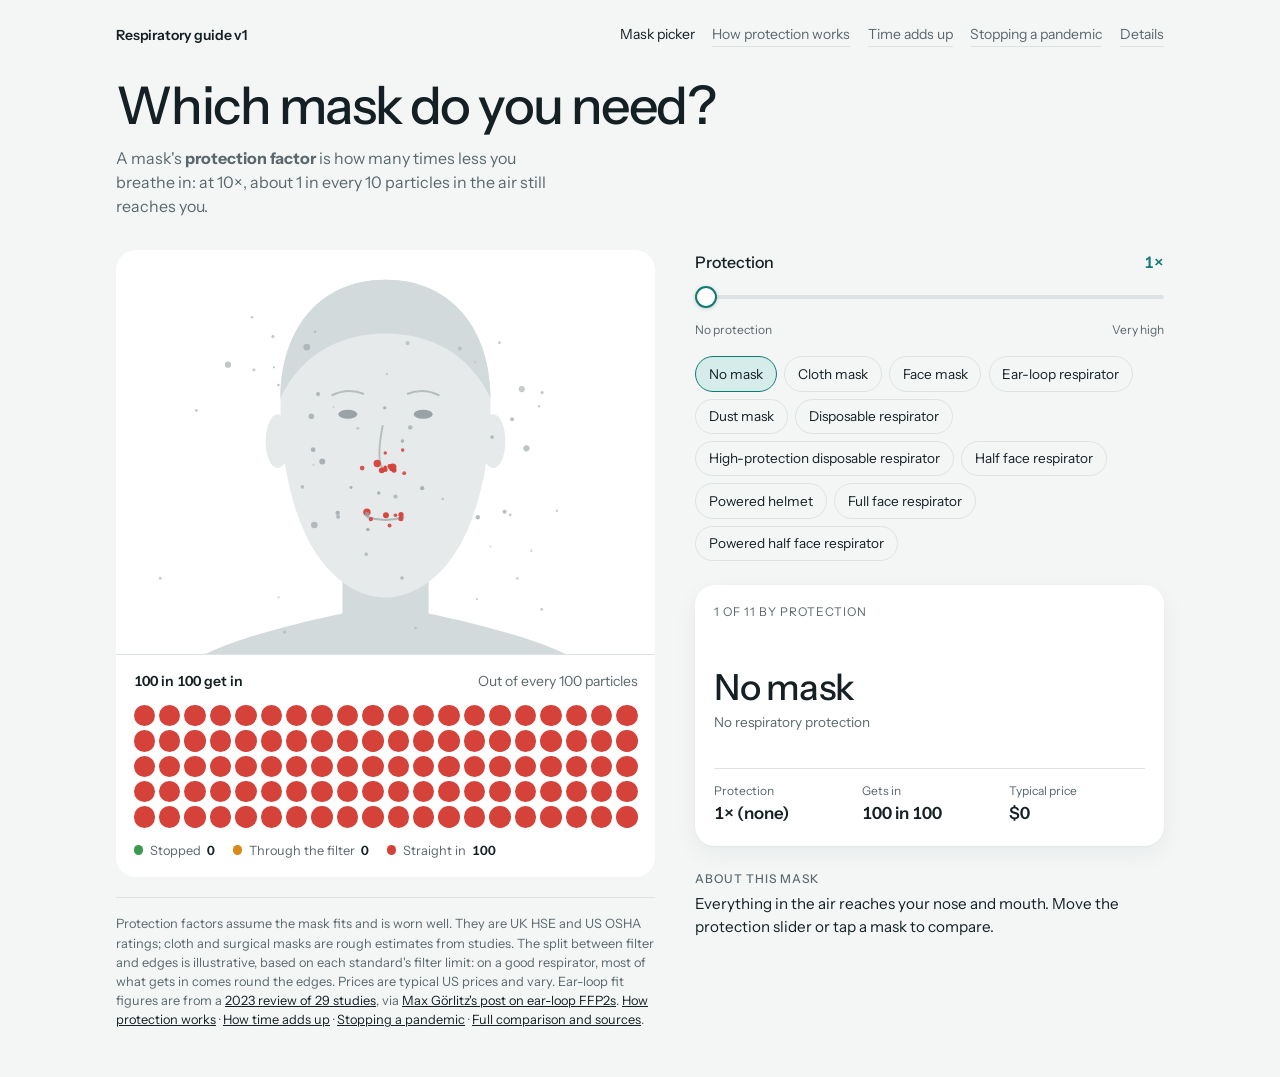
<file: index.html>
<!doctype html>
<html lang="en">
<head>
<meta charset="utf-8">
<meta name="viewport" content="width=device-width, initial-scale=1, viewport-fit=cover">
<title>Which Mask Do I Need</title>
<meta name="description" content="Slide from no mask to the highest protection and see each mask's protection, price and how many particles still get in.">
<link rel="preconnect" href="https://fonts.googleapis.com">
<link rel="stylesheet" href="https://fonts.googleapis.com/css2?family=Instrument+Sans:wght@400;500;600&display=swap">
<style>
  /* Layout: one quiet screen. Scene left, controls and answer right; stacks on phones. */
  :root {
    --bg: #f4f6f6;
    --surface: #ffffff;
    --ink: #142024;
    --ink-soft: #5a686d;
    --line: #dde3e4;
    --accent: #0e7c74;
    --accent-soft: #d5ecea;
    --particle: #9aa5a9;
    --filter: #d98a1c;
    --edge: #d4423a;
    --stop: #3c9a4e;
    --face: #e6eaeb;
    --face-2: #d3dadc;
    --rubber: #4a565a;
    --cart: #d9679b;
    --strap2: #3a6fb5;
    --strap3: #c8402f;
    --font: "Instrument Sans", system-ui, -apple-system, "Segoe UI", sans-serif;
    color-scheme: light;
  }
  @media (prefers-color-scheme: dark) {
    :root:not([data-theme="light"]) {
      --bg: #0f1517; --surface: #172023; --ink: #e9efef; --ink-soft: #95a3a7; --line: #273235;
      --accent: #3cc2b5; --accent-soft: #163b38; --particle: #66757a; --filter: #f0a83c; --edge: #ff6b5c; --stop: #5cc46e;
      --face: #263235; --face-2: #1f292c; --rubber: #8a9ba0; --cart: #e58bb5; --strap2: #6f9be0; --strap3: #f06a55;
      color-scheme: dark;
    }
  }
  :root[data-theme="dark"] {
    --bg: #0f1517; --surface: #172023; --ink: #e9efef; --ink-soft: #95a3a7; --line: #273235;
    --accent: #3cc2b5; --accent-soft: #163b38; --particle: #66757a; --filter: #f0a83c; --edge: #ff6b5c; --stop: #5cc46e;
    --face: #263235; --face-2: #1f292c; --rubber: #8a9ba0; --cart: #e58bb5; --strap2: #6f9be0; --strap3: #f06a55;
    color-scheme: dark;
  }
  * { box-sizing: border-box; }
  [hidden] { display: none !important; }
  html, body { margin: 0; }
  body { background: var(--bg); color: var(--ink); font-family: var(--font); font-size: 16px; line-height: 1.5; -webkit-font-smoothing: antialiased; }
  .wrap { max-width: 68rem; margin-inline: auto; padding-block: 1.5rem 3rem; padding-left: max(20px, env(safe-area-inset-left, 0px)); padding-right: max(20px, env(safe-area-inset-right, 0px)); display: grid; gap: 2rem; }
  .top { display: flex; justify-content: space-between; align-items: center; gap: 1rem; font-size: .875rem; flex-wrap: wrap; }
  .brand { font-weight: 600; letter-spacing: -.01em; }
  .top a { color: var(--ink-soft); text-decoration: none; border-bottom: 1px solid var(--line); padding-bottom: 1px; }
  .top a:hover, .top a:focus-visible { color: var(--ink); border-color: var(--ink); }
  .links { display: flex; gap: .4rem 1.1rem; flex-wrap: wrap; }
  .top a[aria-current="page"] { color: var(--ink); border-color: transparent; }
  h1 { font-size: clamp(2rem, 5vw, 3.25rem); line-height: 1.05; letter-spacing: -.03em; font-weight: 500; margin: 0; text-wrap: balance; }
  .sub { margin: .75rem 0 0; color: var(--ink-soft); max-width: 40ch; }
  /* the picture with the footer pinned under it on the left; the controls, a fixed card and the details on the right.
     On phones: picture, controls and card, details, then the footer. */
  .main { display: grid; grid-template-columns: minmax(0, 1.15fr) minmax(0, 1fr); grid-template-areas: "scene side" "foot side"; grid-template-rows: auto 1fr; column-gap: 2.5rem; row-gap: 1.25rem; align-items: start; }
  .scene { grid-area: scene; } .side { grid-area: side; } .main > .foot { grid-area: foot; }
  @media (max-width: 820px) { .main { grid-template-columns: 1fr; grid-template-areas: "scene" "side" "foot"; grid-template-rows: auto; row-gap: 1.75rem; } }
  .scene { background: var(--surface); border-radius: 20px; overflow: hidden; display: grid; }
  .stage { position: relative; aspect-ratio: 4 / 3; max-width: 100%; }
  .stage canvas { display: block; width: 100%; height: 100%; }
  .tag { position: absolute; left: 1rem; top: .9rem; font-size: .75rem; color: var(--ink-soft); letter-spacing: .02em; }
  .tally { border-top: 1px solid var(--line); padding: 1rem 1.1rem 1.1rem; display: grid; gap: .8rem; }
  .tally-head { display: flex; justify-content: space-between; align-items: baseline; gap: 1rem; font-size: .875rem; }
  .tally-head strong { font-weight: 600; font-variant-numeric: tabular-nums; white-space: nowrap; }
  .tally-head span { text-align: right; }
  .tally-head span { color: var(--ink-soft); }
  .waffle { display: grid; grid-template-columns: repeat(20, 1fr); gap: 4px; }
  .waffle i { aspect-ratio: 1; border-radius: 50%; background: var(--line); transition: background-color .35s ease; }
  .waffle i.s { background: color-mix(in srgb, var(--stop) 60%, transparent); }
  .waffle i.f { background: var(--filter); }
  .waffle i.e { background: var(--edge); }
  .legend { display: flex; flex-wrap: wrap; gap: .4rem 1.1rem; font-size: .8rem; color: var(--ink-soft); font-variant-numeric: tabular-nums; }
  .legend span { display: inline-flex; align-items: center; gap: .4rem; }
  .legend b { color: var(--ink); font-weight: 600; }
  .dot { width: .6rem; height: .6rem; border-radius: 50%; display: inline-block; background: var(--line); }
  .dot.s { background: var(--stop); }
  .dot.f { background: var(--filter); }
  .dot.e { background: var(--edge); }
  .side { display: grid; gap: 1.1rem; min-width: 0; align-content: start; }
  .key { background: var(--surface); border-radius: 20px; padding: 1.1rem 1.2rem 1.2rem; display: grid; gap: .3rem; margin-top: .4rem; box-shadow: 0 1px 2px rgba(20,32,36,.04), 0 8px 24px rgba(20,32,36,.05); }
  /* every mask fills the card the same way: two lines kept for the name and for the technical name, so the facts never move */
  .key .pick { min-height: 2.3em; display: flex; align-items: flex-end; }
  .key .tech { min-height: 2.8em; }
  .keyfacts { display: grid; grid-template-columns: repeat(3, minmax(0, 1fr)); gap: .75rem; margin: .4rem 0 0; padding-top: .8rem; border-top: 1px solid var(--line); }
  .keyfacts div { display: grid; gap: .1rem; min-width: 0; }
  .keyfacts dt { font-size: .75rem; color: var(--ink-soft); }
  .keyfacts dd { margin: 0; font-size: 1.05rem; font-weight: 600; font-variant-numeric: tabular-nums; }
  .more { display: grid; gap: .35rem; padding-top: .4rem; }
  .measured { margin: 0; font-size: .9rem; color: var(--ink-soft); }
  .measured b { color: var(--ink); }
  .measured a { color: var(--ink); }
  .more > h3 { margin: 0; font-size: .75rem; letter-spacing: .08em; text-transform: uppercase; color: var(--ink-soft); font-weight: 500; }
  .eyebrow { font-size: .75rem; letter-spacing: .08em; text-transform: uppercase; color: var(--ink-soft); }
  .pick { font-size: clamp(1.75rem, 3.5vw, 2.25rem); font-weight: 500; letter-spacing: -.02em; line-height: 1.15; margin: 0; }
  .tech { margin: 0 0 .35rem; font-size: .85rem; color: var(--ink-soft); line-height: 1.4; }
  .src { margin: .15rem 0 0; font-size: .8rem; color: var(--ink-soft); }
  .src a { color: var(--ink); }
  .products { display: grid; gap: .5rem; margin-top: .5rem; }
  .products h3 { margin: 0; font-size: .75rem; letter-spacing: .06em; text-transform: uppercase; color: var(--ink-soft); font-weight: 500; }
  .products ul { list-style: none; margin: 0; padding: 0; display: grid; gap: .1rem; }
  .products li { display: grid; gap: .1rem; padding: .55rem 0; border-top: 1px solid var(--line); }
  .products li:first-child { border-top: 0; }
  .pr-top { display: flex; justify-content: space-between; align-items: baseline; gap: 1rem; }
  .pr-top b { font-weight: 600; }
  .pr-top a { flex: none; font-size: .85rem; color: var(--accent); text-decoration: none; font-weight: 500; }
  .pr-top a:hover, .pr-top a:focus-visible { text-decoration: underline; }
  .products li > span { font-size: .8rem; color: var(--ink-soft); }
  .products p { margin: 0; font-size: .75rem; color: var(--ink-soft); }
  .products p.fakes { font-size: .85rem; color: var(--ink); margin-top: .35rem; padding: .6rem .75rem; border-radius: 12px; background: color-mix(in srgb, var(--edge) 10%, transparent); }
  .products p.fakes a { color: var(--ink); }
  .note { color: var(--ink); font-size: .95rem; margin: 0; }
  .alts { display: flex; flex-wrap: wrap; gap: .45rem; }
  .alt { font: inherit; font-size: .85rem; padding: .4rem .8rem; border-radius: 999px; border: 1px solid var(--line); background: transparent; color: var(--ink); cursor: pointer; }
  .alt:hover { border-color: var(--ink-soft); }
  .alt[aria-pressed="true"] { background: var(--accent-soft); border-color: var(--accent); }
  .alt:focus-visible, input[type=range]:focus-visible { outline: 2px solid var(--accent); outline-offset: 3px; }
  .ctl { display: grid; gap: .6rem; }
  .ctl-head { display: flex; justify-content: space-between; align-items: baseline; gap: 1rem; }
  .ctl label { font-weight: 500; }
  .ctl output { color: var(--accent); font-weight: 600; font-variant-numeric: tabular-nums; }
  .ends { display: flex; justify-content: space-between; font-size: .75rem; color: var(--ink-soft); }
  input[type=range] { -webkit-appearance: none; appearance: none; width: 100%; height: 28px; background: transparent; margin: 0; cursor: pointer; }
  input[type=range]::-webkit-slider-runnable-track { height: 4px; border-radius: 4px; background: linear-gradient(to right, var(--accent) var(--fill, 50%), var(--line) var(--fill, 50%)); }
  input[type=range]::-moz-range-track { height: 4px; border-radius: 4px; background: var(--line); }
  input[type=range]::-moz-range-progress { height: 4px; border-radius: 4px; background: var(--accent); }
  input[type=range]::-webkit-slider-thumb { -webkit-appearance: none; width: 22px; height: 22px; border-radius: 50%; background: var(--surface); border: 2px solid var(--accent); margin-top: -9px; box-shadow: 0 1px 4px rgba(0,0,0,.15); }
  input[type=range]::-moz-range-thumb { width: 18px; height: 18px; border-radius: 50%; background: var(--surface); border: 2px solid var(--accent); }
  .foot { font-size: .8rem; color: var(--ink-soft); border-top: 1px solid var(--line); padding-top: 1rem; margin: 0; max-width: 60ch; }
  .foot a { color: var(--ink); }
</style>
</head>
<body>
<div class="wrap">
  <nav class="top">
    <span class="brand">Respiratory guide v1</span>
    <span class="links"><a href="./" aria-current="page">Mask picker</a><a href="explain.html">How protection works</a><a href="time.html">Time adds up</a><a href="pandemic.html">Stopping a pandemic</a><a href="details.html">Details</a></span>
  </nav>

  <header>
    <h1>Which mask do you need?</h1>
    <p class="sub">A mask's <b>protection factor</b> is how many times less you breathe in: at 10×, about 1 in every 10 particles in the air still reaches you.</p>
  </header>

  <div class="main">
    <div class="scene">
      <div class="stage">
        <canvas id="scene" role="img" aria-label="Particles moving towards a face wearing the selected mask"></canvas>
      </div>
      <div class="tally">
        <div class="tally-head"><strong id="through">100 in 100 get in</strong><span>Out of every 100 particles</span></div>
        <div class="waffle" id="waffle" aria-hidden="true"></div>
        <div class="legend">
          <span><i class="dot s"></i>Stopped <b id="n-stop">90</b></span>
          <span><i class="dot f"></i>Through the filter <b id="n-filter">6</b></span>
          <span><i class="dot e"></i>Round the edges <b id="n-edge">4</b></span>
          <span id="leg-straight" hidden><i class="dot e"></i>Straight in <b id="n-straight">100</b></span>
        </div>
      </div>
    </div>

    <div class="side">
      <div class="ctl">
        <div class="ctl-head"><label for="prot">Protection</label><output id="prot-out" for="prot">1×</output></div>
        <input type="range" id="prot" min="0" max="10" step="1" value="0">
        <div class="ends"><span>No protection</span><span>Very high</span></div>
      </div>
      <div class="alts" id="alts" role="group" aria-label="Pick a mask"></div>

      <section class="key" aria-live="polite" aria-labelledby="pick">
        <span class="eyebrow" id="eyebrow">1 of 11 by protection</span>
        <h2 class="pick" id="pick">No mask</h2>
        <p class="tech" id="tech">No respiratory protection</p>
        <dl class="keyfacts">
          <div><dt>Protection</dt><dd id="pf">1× (none)</dd></div>
          <div><dt>Gets in</dt><dd id="gets">100 in 100</dd></div>
          <div><dt>Typical price</dt><dd id="price">$0</dd></div>
        </dl>
      </section>

      <section class="more" aria-labelledby="more-h">
        <h3 id="more-h">About this mask</h3>
        <p class="note" id="note"></p>
        <p class="measured" id="measured" hidden></p>
        <div class="products" id="products" hidden><h3>Models to look for</h3><ul></ul><p>Links go to the maker’s or a retailer’s page. We don’t sell anything or earn from these links.</p><p class="fakes"><b>Watch out for fakes.</b> The CDC has estimated that around 60% of KN95s sold in the US were counterfeit. Buy from the maker or a known distributor. For an N95, check the approval number on NIOSH's <a href="https://wwwn.cdc.gov/NIOSH-CEL/" target="_blank" rel="noopener">Certified Equipment List</a>; for an FFP2, look for EN 149 and a CE mark followed by a four-digit number.</p></div>
      </section>
    </div>

    <p class="foot">Protection factors assume the mask fits and is worn well. They are UK HSE and US OSHA ratings; cloth and surgical masks are rough estimates from studies. The split between filter and edges is illustrative, based on each standard's filter limit: on a good respirator, most of what gets in comes round the edges. Prices are typical US prices and vary. Ear-loop fit figures are from a <a href="https://www.journalofhospitalinfection.com/article/S0195-6701(23)00030-0/fulltext" target="_blank" rel="noopener">2023 review of 29 studies</a>, via <a href="https://glozematrix.substack.com/p/stop-using-ear-loop-ffp2-respirators" target="_blank" rel="noopener">Max Görlitz's post on ear-loop FFP2s</a>. <a href="explain.html">How protection works</a> · <a href="time.html">How time adds up</a> · <a href="pandemic.html">Stopping a pandemic</a> · <a href="details.html">Full comparison and sources</a>.</p>
  </div>
</div>

<script src="shared.js?v=20261103"></script>
<script>
(() => {
  const { MASKS, NONE, money, split, renderProducts } = window.RG;
  // the 11 masks from no protection to very high; ties go to the cheaper one first
  const ORDER = ['none', 'cloth', 'surgical', 'ffp2ear', 'ffp1', 'ffp2', 'ffp3', 'half', 'hood', 'full', 'papr']
    .map((id) => [NONE, ...MASKS].find((m) => m.id === id));

  const $ = (id) => document.getElementById(id);
  const prot = $('prot'), waffle = $('waffle');
  for (let i = 0; i < 100; i++) waffle.appendChild(document.createElement('i'));
  const cells = [...waffle.children];
  const setFill = (el) => el.style.setProperty('--fill', `${(el.value - el.min) / (el.max - el.min) * 100}%`);

  function update() {
    const m = ORDER[+prot.value];
    // the slider shows only the rating, so its label never wraps and pushes the buttons down; the name is in the card
    $('prot-out').textContent = m.pfLabel.replace(' (none)', '');
    prot.setAttribute('aria-valuetext', `${m.name}, ${m.pfLabel.replace(' (none)', '')}`);
    setFill(prot);
    show(m);
  }

  function show(m) {
    const s = split(m);
    $('eyebrow').textContent = `${ORDER.indexOf(m) + 1} of 11 by protection`;
    $('pick').textContent = m.name;
    $('tech').textContent = m.tech;
    $('pf').textContent = m.pfLabel + (m.est ? ' (estimate)' : m.ill ? ' (illustrative)' : '');
    $('price').textContent = m.price ? `${money(m.price)} each` : '$0';
    $('gets').textContent = `${s.total} in 100`;
    $('note').textContent = m.note.replace(' Move a slider or tap a mask to see the difference.', ' Move the protection slider or tap a mask to compare.');
    $('measured').hidden = !m.measured;
    if (m.measured) $('measured').innerHTML = `Measured in studies: <b>${m.measured}</b> on average across groups of wearers, against an official ${m.pfLabel}. <a href="pandemic.html#respirators">Why they differ</a>.`;
    renderProducts($('products'), m.id);
    $('through').textContent = `${s.total} in 100 get in`;
    $('n-stop').textContent = s.stop; $('n-filter').textContent = s.filter; $('n-edge').textContent = s.edge; $('n-straight').textContent = s.straight;
    $('leg-straight').hidden = !s.straight;
    $('n-edge').parentElement.hidden = !!s.straight;
    cells.forEach((c, i) => { c.className = i < s.filter ? 'f' : i < s.total ? 'e' : 's'; });
    document.querySelectorAll('.alt').forEach((a) => a.setAttribute('aria-pressed', String(a.dataset.id === m.id)));
    $('scene').setAttribute('aria-label', s.straight ? 'No mask: every particle reaches the nose and mouth' : `${m.name}: about ${s.total} in 100 particles get in, ${s.filter} through the filter and ${s.edge} round the edges`);
    scene.setMask(m);
  }


  const scene = window.RG.createScene($('scene'));

  prot.addEventListener('input', () => update());
  // mask buttons under the slider, in protection order; tapping one moves the slider to it
  ORDER.forEach((m, k) => {
    const b = document.createElement('button');
    b.type = 'button'; b.className = 'alt'; b.dataset.id = m.id; b.textContent = m.name;
    b.addEventListener('click', () => { prot.value = k; update(); });
    $('alts').appendChild(b);
  });
  update();
})();
</script>
</body>
</html>
</file>
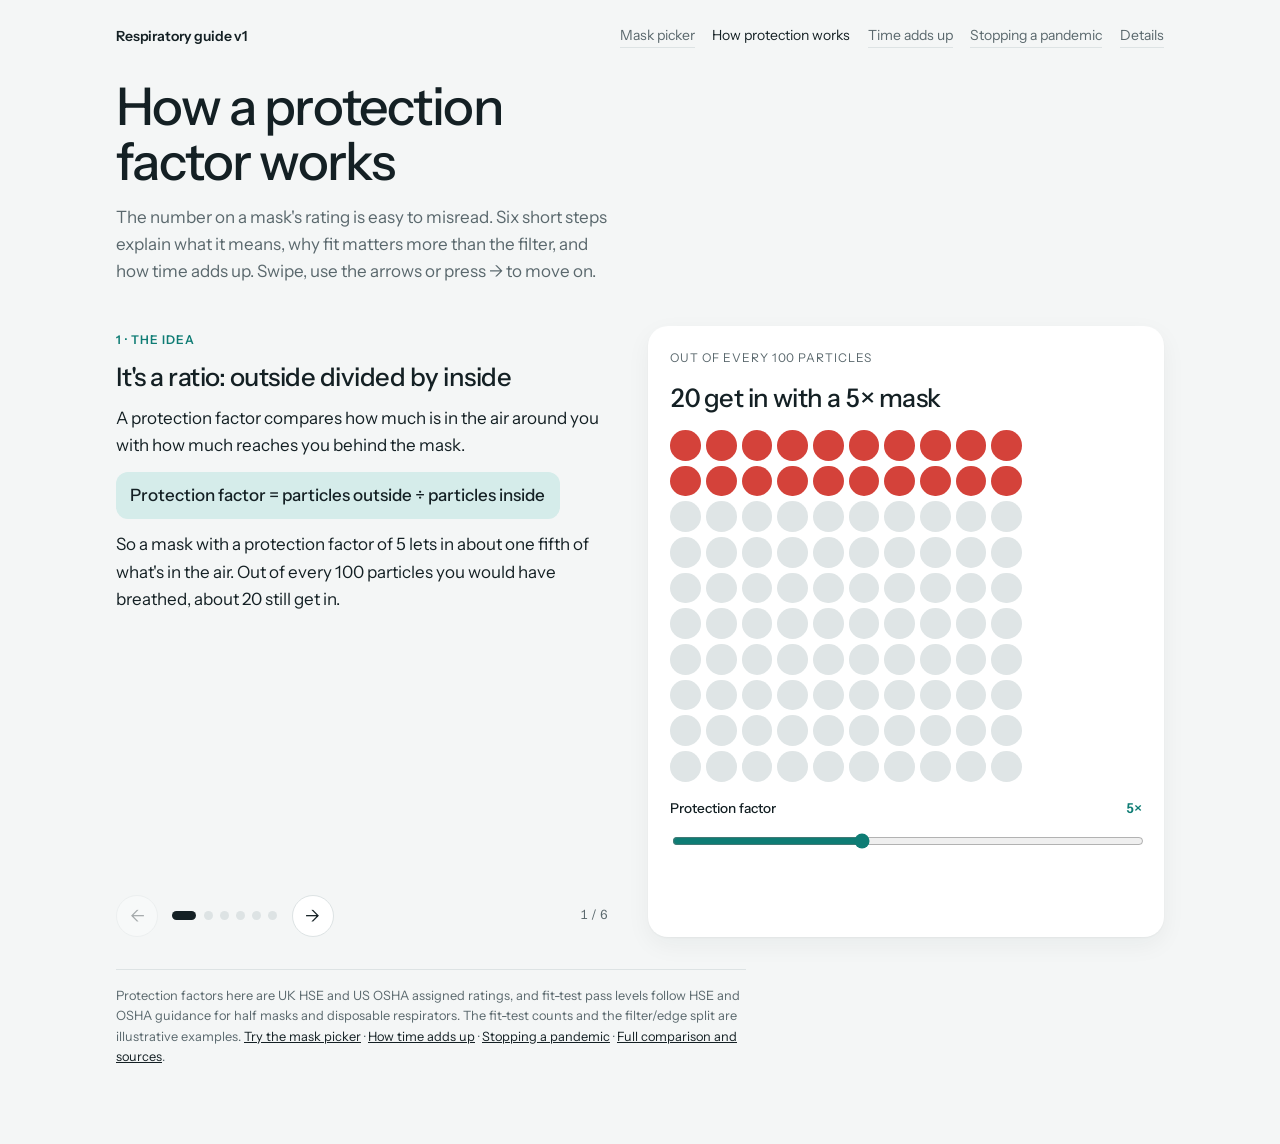
<file: explain.html>
<!doctype html>
<html lang="en">
<head>
<meta charset="utf-8">
<meta name="viewport" content="width=device-width, initial-scale=1, viewport-fit=cover">
<title>How Protection Works</title>
<meta name="description" content="What a protection factor means, why fit matters more than the filter, how it's measured and how time adds up.">
<link rel="preconnect" href="https://fonts.googleapis.com">
<link rel="stylesheet" href="https://fonts.googleapis.com/css2?family=Instrument+Sans:wght@400;500;600&display=swap">
<style>
  /* Layout: a scroll story. Text chapters on the left, one diagram on the right that stays in view and changes per chapter. On phones the diagram sticks to the top. */
  :root {
    --bg: #f4f6f6; --surface: #ffffff; --ink: #142024; --ink-soft: #5a686d; --line: #dde3e4;
    --accent: #0e7c74; --accent-soft: #d5ecea; --filter: #d98a1c; --edge: #d4423a; --dot: #dfe5e6;
    --font: "Instrument Sans", system-ui, -apple-system, "Segoe UI", sans-serif;
    color-scheme: light;
  }
  @media (prefers-color-scheme: dark) {
    :root:not([data-theme="light"]) {
      --bg: #0f1517; --surface: #172023; --ink: #e9efef; --ink-soft: #95a3a7; --line: #273235;
      --accent: #3cc2b5; --accent-soft: #163b38; --filter: #f0a83c; --edge: #ff6b5c; --dot: #263235;
      color-scheme: dark;
    }
  }
  :root[data-theme="dark"] {
    --bg: #0f1517; --surface: #172023; --ink: #e9efef; --ink-soft: #95a3a7; --line: #273235;
    --accent: #3cc2b5; --accent-soft: #163b38; --filter: #f0a83c; --edge: #ff6b5c; --dot: #263235;
    color-scheme: dark;
  }
  * { box-sizing: border-box; }
  [hidden] { display: none !important; }
  html, body { margin: 0; }
  body { background: var(--bg); color: var(--ink); font-family: var(--font); font-size: 17px; line-height: 1.6; -webkit-font-smoothing: antialiased; }
  .wrap { max-width: 68rem; margin-inline: auto; padding-block: 1.5rem 4rem; padding-left: max(20px, env(safe-area-inset-left, 0px)); padding-right: max(20px, env(safe-area-inset-right, 0px)); }
  .top { display: flex; justify-content: space-between; align-items: center; gap: 1rem; font-size: .875rem; flex-wrap: wrap; margin-bottom: 2rem; }
  .brand { font-weight: 600; letter-spacing: -.01em; }
  .links { display: flex; gap: 1.1rem; flex-wrap: wrap; }
  .links a { color: var(--ink-soft); text-decoration: none; border-bottom: 1px solid var(--line); padding-bottom: 1px; }
  .links a:hover, .links a:focus-visible { color: var(--ink); border-color: var(--ink); }
  .links a[aria-current="page"] { color: var(--ink); border-color: transparent; }
  h1 { font-size: clamp(2rem, 5vw, 3.25rem); line-height: 1.05; letter-spacing: -.03em; font-weight: 500; margin: 0; text-wrap: balance; max-width: 18ch; }
  .lede { color: var(--ink-soft); max-width: 46ch; margin: .9rem 0 0; }
  .story { display: grid; grid-template-columns: minmax(0, 1fr) minmax(0, 1.05fr); gap: 2.5rem; margin-top: 2.5rem; align-items: start; }
  .figure { align-self: stretch; background: var(--surface); border-radius: 20px; padding: 1.4rem; box-shadow: 0 1px 2px rgba(20,32,36,.04), 0 8px 24px rgba(20,32,36,.05); min-height: 24rem; display: grid; align-content: start; gap: 1rem; }
  .fig-title { font-size: .75rem; letter-spacing: .08em; text-transform: uppercase; color: var(--ink-soft); }
  .fig-big { font-size: 1.6rem; font-weight: 500; letter-spacing: -.02em; line-height: 1.2; font-variant-numeric: tabular-nums; }
  .fig-note { font-size: .85rem; color: var(--ink-soft); margin: 0; }
  .left { display: grid; gap: 1.25rem; min-width: 0; }
  .chapters { display: flex; overflow-x: auto; scroll-snap-type: x mandatory; scroll-behavior: smooth; scrollbar-width: none; overscroll-behavior-x: contain; }
  .chapters::-webkit-scrollbar { display: none; }
  .ch { flex: 0 0 100%; scroll-snap-align: start; padding: .25rem .25rem 0 0; display: grid; align-content: start; gap: .8rem; }
  .pager { display: flex; align-items: center; gap: .9rem; }
  .pg-btn { width: 42px; height: 42px; border-radius: 50%; border: 1px solid var(--line); background: var(--surface); color: var(--ink); font: inherit; font-size: 1.1rem; cursor: pointer; display: grid; place-items: center; }
  .pg-btn:hover:not(:disabled) { border-color: var(--ink-soft); }
  .pg-btn:disabled { opacity: .35; cursor: default; }
  .pg-btn:focus-visible, .pg-dot:focus-visible { outline: 2px solid var(--accent); outline-offset: 2px; }
  .pg-dots { display: flex; gap: .45rem; }
  .pg-dot { width: 9px; height: 9px; border-radius: 50%; border: 0; padding: 0; background: var(--line); cursor: pointer; transition: width .25s ease, background-color .25s ease; }
  .pg-dot[aria-current="true"] { width: 24px; border-radius: 5px; background: var(--ink); }
  .pg-count { margin-left: auto; font-size: .8rem; color: var(--ink-soft); font-variant-numeric: tabular-nums; }
  .ch .num { font-size: .75rem; letter-spacing: .08em; text-transform: uppercase; color: var(--accent); font-weight: 600; }
  .ch h2 { font-size: 1.6rem; font-weight: 500; letter-spacing: -.02em; line-height: 1.2; margin: 0; text-wrap: balance; }
  .ch p { margin: 0; max-width: 60ch; }
  .ch .soft { color: var(--ink-soft); font-size: .95rem; }
  .ch a { color: var(--ink); }
  .formula { font-variant-numeric: tabular-nums; background: var(--accent-soft); border-radius: 12px; padding: .6rem .9rem; font-weight: 500; justify-self: start; }
  @media (max-width: 820px) {
    .story { grid-template-columns: 1fr; gap: 1.25rem; }
    .figure { min-height: 0; padding: 1rem; order: -1; }
  }
  /* diagram pieces */
  .grid100 { display: grid; grid-template-columns: repeat(10, 1fr); gap: 5px; max-width: 22rem; }
  .grid100 i { aspect-ratio: 1; border-radius: 50%; background: var(--dot); transition: background-color .4s ease; }
  .grid100 i.in { background: var(--edge); }
  .grid100 i.f { background: var(--filter); }
  .bars { display: grid; gap: .45rem; }
  .bar span:first-child { min-width: 0; }
  .bar { display: grid; grid-template-columns: minmax(6.5rem, 11rem) minmax(0, 1fr) 2.6rem; gap: .6rem; align-items: center; font-size: .85rem; font-variant-numeric: tabular-nums; }
  .bar .t { height: 12px; border-radius: 6px; background: var(--dot); overflow: hidden; display: flex; }
  .bar .t span { height: 100%; transition: width .5s cubic-bezier(.2,.7,.2,1); }
  .bar .t .e { background: var(--edge); } .bar .t .f { background: var(--filter); }
  .bar b { text-align: right; font-weight: 600; }
  .legend { display: flex; gap: 1rem; flex-wrap: wrap; font-size: .8rem; color: var(--ink-soft); }
  .legend i { display: inline-block; width: .65rem; height: .65rem; border-radius: 50%; margin-right: .35rem; vertical-align: -1px; }
  .counters { display: grid; grid-template-columns: 1fr 1fr; gap: .8rem; }
  .counter { border: 1px solid var(--line); border-radius: 14px; padding: .9rem; display: grid; gap: .2rem; }
  .counter span { font-size: .75rem; color: var(--ink-soft); }
  .counter b { font-size: 1.4rem; font-weight: 500; font-variant-numeric: tabular-nums; }
  .ff { font-size: .95rem; }
  .ff b { color: var(--accent); }
  .calc { display: grid; gap: .7rem; }
  .calc label { font-size: .85rem; font-weight: 500; display: flex; justify-content: space-between; }
  .calc output { color: var(--accent); font-weight: 600; font-variant-numeric: tabular-nums; }
  .calc select, .calc input { width: 100%; font: inherit; }
  .calc select { padding: .45rem .6rem; border-radius: 10px; border: 1px solid var(--line); background: var(--bg); color: var(--ink); }
  input[type=range] { accent-color: var(--accent); }
  select:focus-visible, input:focus-visible { outline: 2px solid var(--accent); outline-offset: 2px; }
  .timeline { display: grid; gap: .4rem; font-size: .8rem; color: var(--ink-soft); }
  .tl { height: 14px; border-radius: 7px; background: var(--dot); overflow: hidden; }
  .tl span { display: block; height: 100%; background: var(--edge); border-radius: 7px; transition: width .4s ease; }
  .ffsvg { max-width: 100%; height: auto; }
  .ffsvg .lab { fill: var(--ink-soft); font-size: 12px; font-family: var(--font); }
  .ffsvg .lab.small { font-size: 10px; }
  .ffsvg .headf { fill: var(--dot); }
  .ffsvg .body { fill: var(--dot); opacity: .8; }
  .ffsvg .eye { fill: var(--ink-soft); opacity: .6; }
  .ffsvg .mask { fill: var(--surface); stroke: var(--accent); stroke-width: 2.4; }
  .ffsvg .strap { stroke: var(--accent); stroke-width: 1.6; opacity: .7; }
  .ffsvg .port { fill: var(--ink); }
  .ffsvg .tube { fill: none; stroke: var(--ink-soft); stroke-width: 3; stroke-linecap: round; opacity: .55; }
  .ffsvg .lead { fill: none; stroke: var(--ink-soft); stroke-width: 1; opacity: .6; }
  .ffsvg .win { fill: var(--bg); stroke: var(--line); stroke-width: 2; }
  .ffsvg .mask-win { stroke: var(--accent); }
  .ffsvg .room circle { fill: var(--ink-soft); opacity: .75; }
  .ffsvg .inside { fill: var(--edge); }
  .ffsvg .div { fill: var(--ink-soft); font-size: 30px; font-family: var(--font); }
  .ffsvg .val { fill: var(--ink); font-size: 16px; font-weight: 600; font-family: var(--font); }
  .ffsvg .val.in { fill: var(--edge); }
  .ffsvg .inside { fill: var(--edge); }
  .ffsvg .gap { fill: none; stroke: var(--edge); stroke-width: 3.2; stroke-linecap: round; stroke-dasharray: 3 3; }
  .ffsvg .beard { fill: var(--ink-soft); opacity: .45; }
  .ffsvg .loop { fill: none; stroke: var(--ink-soft); stroke-width: 1.4; }
  .ffsvg .mask.poor, .ffsvg .mask-win.poor { stroke: var(--edge); }
  .fitbtns { display: flex; flex-wrap: wrap; gap: .4rem; }
  .fitbtn { font: inherit; font-size: .8rem; padding: .35rem .75rem; border-radius: 999px; border: 1px solid var(--line); background: transparent; color: var(--ink-soft); cursor: pointer; }
  .fitbtn:hover { color: var(--ink); border-color: var(--ink-soft); }
  .fitbtn[aria-pressed="true"] { background: var(--ink); border-color: var(--ink); color: var(--bg); }
  .fitbtn:focus-visible { outline: 2px solid var(--accent); outline-offset: 2px; }
  .badge { display: inline-block; font-size: .75rem; font-weight: 600; padding: .1rem .55rem; border-radius: 999px; margin-left: .4rem; vertical-align: 1px; }
  .badge.pass { background: var(--accent-soft); color: var(--accent); }
  .badge.fail { background: color-mix(in srgb, var(--edge) 18%, transparent); color: var(--edge); }
  .exbars { position: relative; display: grid; gap: .4rem; }
  .exrow { display: grid; grid-template-columns: minmax(6.5rem, 9rem) minmax(0, 1fr) 2.6rem; gap: .6rem; align-items: center; font-size: .82rem; font-variant-numeric: tabular-nums; }
  .exrow b { text-align: right; font-weight: 600; }
  .exrow b.lo { color: var(--edge); }
  .extrack { position: relative; height: 10px; border-radius: 5px; background: var(--dot); overflow: hidden; }
  .extrack::after { content: ""; position: absolute; top: 0; bottom: 0; left: var(--pass); border-left: 2px dashed var(--ink); opacity: .55; }
  .extrack i { display: block; height: 100%; border-radius: 5px; background: var(--accent); }
  .extrack i.lo { background: var(--edge); }
  .exrow.overall { margin-top: .25rem; padding-top: .45rem; border-top: 1px solid var(--line); font-weight: 600; }
  .exrow.overall .extrack i { background: var(--ink); }
  .scale { position: relative; height: 4.2rem; margin: 1.9rem .6rem 0; }
  .scale-bar { position: absolute; left: 0; right: 0; top: .6rem; height: 8px; border-radius: 4px; background: var(--dot); }
  .scale-bar .margin { position: absolute; top: 0; bottom: 0; background: var(--accent-soft); border: 1px solid var(--accent); border-radius: 4px; }
  .tick { position: absolute; top: 0; transform: translateX(-50%); display: grid; justify-items: center; font-size: .7rem; color: var(--ink-soft); padding-top: 1.4rem; white-space: nowrap; }
  .tick::before { content: ""; position: absolute; top: .3rem; width: 2px; height: 1rem; background: var(--ink-soft); }
  .tick b { font-size: .85rem; color: var(--ink); font-variant-numeric: tabular-nums; }
  .tick.you { top: -1.7rem; padding-top: 0; grid-auto-flow: column; gap: .3rem; align-items: baseline; }
  .tick.you::before { background: var(--accent); width: 3px; top: 1.15rem; height: 1.3rem; }
  .tick.you b { color: var(--accent); }
  .end { position: absolute; top: 1.2rem; font-size: .65rem; color: var(--ink-soft); }
  .end.l { transform: translateX(-120%); } .end.r { transform: translateX(120%); }
  .end.l { left: 0; top: .35rem; } .end.r { right: 0; top: .35rem; }
  .clockrow { display: flex; gap: 1rem; align-items: center; }
  .clock { flex: none; }
  .clock .face { fill: var(--bg); stroke: var(--line); stroke-width: 2; }
  .clock .sweep { fill: var(--accent-soft); }
  .clock .hand { stroke: var(--accent); stroke-width: 3; stroke-linecap: round; }
  .clock .hub { fill: var(--accent); }
  .playrow { display: flex; flex-wrap: wrap; gap: .4rem; margin-top: .4rem; }
  .playbtn, .scen { font: inherit; font-size: .8rem; padding: .35rem .75rem; border-radius: 999px; border: 1px solid var(--line); background: transparent; color: var(--ink-soft); cursor: pointer; }
  .playbtn { background: var(--ink); border-color: var(--ink); color: var(--bg); font-weight: 600; }
  .scen:hover { color: var(--ink); border-color: var(--ink-soft); }
  .playbtn:focus-visible, .scen:focus-visible { outline: 2px solid var(--accent); outline-offset: 2px; }
  #t-slider { width: 100%; }
  .trows { display: grid; gap: .7rem; }
  .trow { display: grid; gap: .25rem; }
  .trow-top { display: flex; justify-content: space-between; gap: 1rem; font-size: .82rem; }
  .trow-top span { color: var(--ink-soft); }
  .trow-top b { font-weight: 600; font-variant-numeric: tabular-nums; }
  .ttrack { height: 12px; border-radius: 6px; background: var(--dot); overflow: hidden; }
  .ttrack i { display: block; height: 100%; width: 0; border-radius: 6px; background: var(--accent); }
  .ttrack i.none { background: var(--edge); }
  .state { display: grid; gap: 1rem; }
  @media (prefers-reduced-motion: no-preference) { .state:not([hidden]) { animation: rise .45s ease; } }
  @keyframes rise { from { opacity: 0; transform: translateY(6px); } to { opacity: 1; transform: none; } }
  .foot { margin-top: 2rem; font-size: .8rem; color: var(--ink-soft); border-top: 1px solid var(--line); padding-top: 1rem; max-width: 70ch; }
  .foot a { color: var(--ink); }
</style>
</head>
<body>
<div class="wrap">
  <nav class="top">
    <span class="brand">Respiratory guide v1</span>
    <span class="links"><a href="./">Mask picker</a><a href="explain.html" aria-current="page">How protection works</a><a href="time.html">Time adds up</a><a href="pandemic.html">Stopping a pandemic</a><a href="details.html">Details</a></span>
  </nav>

  <header>
    <h1>How a protection factor works</h1>
    <p class="lede">The number on a mask's rating is easy to misread. Six short steps explain what it means, why fit matters more than the filter, and how time adds up. Swipe, use the arrows or press → to move on.</p>
  </header>

  <div class="story">
    <div class="left">
    <div class="chapters" id="track" aria-roledescription="carousel" aria-label="Explainer steps">
      <section class="ch" data-step="0">
        <span class="num">1 · The idea</span>
        <h2>It's a ratio: outside divided by inside</h2>
        <p>A protection factor compares how much is in the air around you with how much reaches you behind the mask.</p>
        <p class="formula">Protection factor = particles outside ÷ particles inside</p>
        <p>So a mask with a protection factor of 5 lets in about one fifth of what's in the air. Out of every 100 particles you would have breathed, about 20 still get in.</p>
      </section>

      <section class="ch" data-step="1">
        <span class="num">2 · Reading the numbers</span>
        <h2>20× isn't "twice as safe" as 10×</h2>
        <p>Going from no mask to 10× cuts what you breathe from 100 particles to 10. Going from 10× to 20× cuts it from 10 to 5.</p>
        <p>Both steps halve or better what gets in, but the first step does most of the work. That's why any well-fitted respirator is a big improvement over a loose mask, and why the jump to powered respirators matters mainly for heavy, all-day exposure.</p>
      </section>

      <section class="ch" data-step="2">
        <span class="num">3 · Filter vs leaks</span>
        <h2>Most of what gets in comes round the edges</h2>
        <p>Air reaches you two ways: through the filter, or through gaps where the mask meets your face. Breathing pulls air along whichever path is easiest.</p>
        <p>An FFP2 filter lets through at most 6% and an FFP3 at most 1%, but both are rated at roughly 10× to 20× overall, because a few percent always leaks at the nose, cheeks and chin. Past a certain point a better filter barely helps. A better seal does.</p>
        <p class="soft">The split shown is illustrative, based on each standard's filter limit; cloth, face mask and ear-loop figures are rough estimates.</p>
      </section>

      <section class="ch" data-step="3">
        <span class="num">4 · Fit factor</span>
        <h2>What a fit factor is</h2>
        <p>A <b>fit factor</b> measures how well one mask seals on one person's face. It compares the particles in the room with the particles that end up inside the mask.</p>
        <p class="formula">Fit factor = particles in the room ÷ particles inside the mask</p>
        <p>A fit factor of 200 means that for every 200 particles in the room, only 1 made it inside, whether through the filter or round the edges.</p>
        <p>It differs from a protection factor in two ways. It is measured during a short test rather than in everyday wear. And it belongs to you and that mask: the same mask can score 300 on one face and 20 on another.</p>
      </section>

      <section class="ch" data-step="4">
        <span class="num">5 · Passing a fit test</span>
        <h2>Passing a fit test, and the official rating</h2>
        <p>In a fit test you wear the mask for a few minutes while breathing normally, breathing deeply, talking, turning your head and bending over. The counter works out a fit factor for each movement and combines them into one overall score, which the weakest movements pull down the most.</p>
        <p>To pass, a half mask or disposable respirator usually needs a fit factor of at least 100. Yet its official <b>assigned</b> protection factor is only 10. That gap is deliberate: it allows for masks shifting, beards, talking and imperfect wear in real life.</p>
        <p class="soft">The counts shown are an example, not a real test. Studies that measure groups of people through a working day usually find more than the official rating: 15–40× for N95s. <a href="pandemic.html#respirators">Stopping a pandemic</a> explains why that matters.</p>
      </section>

      <section class="ch" data-step="5">
        <span class="num">6 · Time adds up</span>
        <h2>A mask slows the clock</h2>
        <p>The longer you breathe the same air, the more you take in. A protection factor works like slowing that clock down: in a 5× mask, every 5 minutes is equal to 1 minute with no mask.</p>
        <p class="formula">Time spent ÷ protection factor = the same as this long with no mask</p>
        <p>An 8-hour flight in a disposable respirator (10×) adds up to about 48 minutes unmasked. In a face mask (about 3×) the same flight adds up to about 2 hours 40 minutes.</p>
        <p>Two things make the clock run faster: more particles in the air, as in crowded, stuffy rooms or smoke, and breathing harder, as when exercising or talking loudly. That is where a better-fitting, higher-protection mask makes the biggest difference.</p>
        <p class="soft">Simplified: real exposure also depends on ventilation and how close you are to the source. Press play to watch the hours add up for each mask, or <a href="time.html">see the full page on time</a>.</p>
      </section>
    </div>
    <div class="pager">
      <button type="button" class="pg-btn" id="pg-prev" aria-label="Previous step">&larr;</button>
      <div class="pg-dots" id="pg-dots" role="group" aria-label="Go to step"></div>
      <button type="button" class="pg-btn" id="pg-next" aria-label="Next step">&rarr;</button>
      <span class="pg-count" id="pg-count">1 / 6</span>
    </div>
    </div>

    <aside class="figure" aria-live="polite">
      <div class="state" data-state="0">
        <span class="fig-title">Out of every 100 particles</span>
        <div class="fig-big" id="s0-big">20 get in with a 5× mask</div>
        <div class="grid100" id="g0"></div>
        <div class="calc">
          <label for="s0-pf">Protection factor <output id="s0-out">5×</output></label>
          <input type="range" id="s0-pf" min="0" max="5" step="1" value="2">
        </div>
      </div>

      <div class="state" data-state="1" hidden>
        <span class="fig-title">Particles that get in, out of 100</span>
        <div class="bars" id="b1"></div>
        <p class="fig-note">Each step up removes fewer particles than the one before.</p>
      </div>

      <div class="state" data-state="2" hidden>
        <span class="fig-title">Where the particles get in, out of 100</span>
        <div class="bars" id="b2"></div>
        <div class="legend"><span><i style="background:var(--filter)"></i>Through the filter</span><span><i style="background:var(--edge)"></i>Round the edges (or straight in, with no mask)</span></div>
      </div>

      <div class="state" data-state="3" hidden>
        <span class="fig-title">What a fit test measures</span>
        <div class="fitbtns" role="group" aria-label="Choose how well the mask fits">
          <button type="button" class="fitbtn" data-ff="200" aria-pressed="true">Good seal</button>
          <button type="button" class="fitbtn" data-ff="100" aria-pressed="false">Just passes</button>
          <button type="button" class="fitbtn" data-ff="20" aria-pressed="false">Gap at the nose</button>
          <button type="button" class="fitbtn" data-ff="5" aria-pressed="false">Beard / ear loops</button>
        </div>
        <svg class="ffsvg" viewBox="0 0 360 268" width="100%" role="img" aria-label="Fit test: a tube samples the room air and another samples inside the mask. The room sample is packed with particles; the mask sample has one. Room 8,000 per cubic centimetre divided by mask 40 gives a fit factor of 200.">
          <!-- person in a respirator, front view -->
          <path class="body" d="M140 120 C150 112 166 110 180 110 C194 110 210 112 220 120 L232 132 L128 132 Z"/>
          <rect class="body" x="168" y="92" width="24" height="22" rx="6"/>
          <ellipse class="headf" cx="180" cy="60" rx="36" ry="44"/>
          <ellipse class="eye" cx="167" cy="50" rx="4.5" ry="2.2"/><ellipse class="eye" cx="193" cy="50" rx="4.5" ry="2.2"/>
          <path id="ff-beard" class="beard" d="M150 84 C148 108 162 122 180 124 C198 122 212 108 210 84 C204 104 194 112 180 112 C166 112 156 104 150 84 Z" visibility="hidden"/>
          <path id="ff-mask" class="mask" d="M180 64 C164 64 152 74 151 86 C150 98 164 108 180 109 C196 108 210 98 209 86 C208 74 196 64 180 64 Z"/>
          <g id="ff-straps"><line class="strap" x1="152" y1="80" x2="144" y2="66"/><line class="strap" x1="208" y1="80" x2="216" y2="66"/></g>
          <g id="ff-loops" visibility="hidden"><path class="loop" d="M152 80 C142 74 140 66 145 60"/><path class="loop" d="M208 80 C218 74 220 66 215 60"/></g>
          <g id="ff-gaps" visibility="hidden"><path class="gap" d="M164 68 C168 65 172 64 176 64"/><path class="gap" d="M184 64 C188 64 192 65 196 68"/></g>
          <g id="ff-gaps2" visibility="hidden"><path class="gap" d="M152 82 C151 88 151 94 154 99"/><path class="gap" d="M208 82 C209 88 209 94 206 99"/></g>
          <circle class="port" cx="194" cy="92" r="4"/>
          <!-- room inlet -->
          <circle class="port" cx="62" cy="66" r="4"/>
          <text x="62" y="52" class="lab" text-anchor="middle">Room air</text>
          <text x="236" y="52" class="lab">Inside the mask</text>
          <path class="lead" d="M234 56 C214 62 204 74 198 86"/>
          <!-- tubes down to the two sample windows -->
          <path class="tube" d="M62 70 C62 104 92 108 92 134"/>
          <path class="tube" d="M194 96 C206 120 268 108 268 134"/>
          <!-- sample windows -->
          <circle class="win" cx="92" cy="188" r="50"/>
          <g class="room"><circle cx="84.0" cy="204.0" r="2.3"/><circle cx="84.8" cy="177.9" r="2.3"/><circle cx="64.9" cy="181.8" r="1.6"/><circle cx="122.6" cy="199.7" r="2.3"/><circle cx="121.5" cy="195.1" r="2"/><circle cx="104.5" cy="193.9" r="2"/><circle cx="54.8" cy="207.1" r="1.6"/><circle cx="107.5" cy="203.3" r="1.6"/><circle cx="60.8" cy="155.9" r="1.8"/><circle cx="66.4" cy="174.5" r="1.6"/><circle cx="101.8" cy="186.5" r="1.6"/><circle cx="107.6" cy="168.8" r="2"/><circle cx="101.7" cy="200.4" r="2"/><circle cx="77.1" cy="226.8" r="1.6"/><circle cx="106.8" cy="219.8" r="1.8"/><circle cx="74.0" cy="166.5" r="2"/><circle cx="81.0" cy="184.6" r="1.8"/><circle cx="111.4" cy="195.6" r="2.3"/><circle cx="79.3" cy="160.8" r="2"/><circle cx="78.2" cy="220.4" r="2.3"/><circle cx="67.9" cy="195.3" r="1.8"/><circle cx="102.6" cy="151.0" r="2.3"/><circle cx="93.3" cy="222.8" r="2"/><circle cx="49.5" cy="181.2" r="1.6"/><circle cx="88.8" cy="163.5" r="2"/><circle cx="107.7" cy="186.0" r="1.6"/><circle cx="57.2" cy="207.7" r="1.8"/><circle cx="110.6" cy="214.3" r="2.3"/><circle cx="128.5" cy="197.2" r="1.6"/><circle cx="95.2" cy="153.3" r="2"/><circle cx="110.3" cy="169.8" r="1.6"/><circle cx="80.0" cy="154.6" r="1.6"/><circle cx="64.8" cy="173.0" r="2"/><circle cx="115.9" cy="150.2" r="1.6"/><circle cx="55.0" cy="194.1" r="1.8"/><circle cx="127.8" cy="202.3" r="1.6"/><circle cx="64.4" cy="151.4" r="2"/><circle cx="102.7" cy="165.9" r="1.6"/><circle cx="63.7" cy="212.7" r="2.3"/><circle cx="122.9" cy="192.4" r="1.6"/><circle cx="99.8" cy="201.7" r="2"/><circle cx="129.6" cy="202.6" r="2.3"/><circle cx="107.7" cy="204.6" r="2"/><circle cx="58.8" cy="215.2" r="1.8"/><circle cx="119.0" cy="203.0" r="1.6"/><circle cx="50.8" cy="174.8" r="1.8"/><circle cx="110.0" cy="149.2" r="1.6"/><circle cx="86.7" cy="217.2" r="1.8"/><circle cx="64.7" cy="221.5" r="2"/><circle cx="109.2" cy="183.3" r="1.6"/><circle cx="101.9" cy="207.8" r="1.8"/><circle cx="95.3" cy="219.9" r="1.8"/><circle cx="72.0" cy="175.5" r="2"/><circle cx="121.8" cy="188.8" r="2"/><circle cx="68.4" cy="213.3" r="1.8"/><circle cx="128.6" cy="176.9" r="2"/><circle cx="56.0" cy="184.5" r="2.3"/><circle cx="87.2" cy="178.4" r="1.8"/><circle cx="124.8" cy="164.0" r="2"/><circle cx="121.0" cy="158.9" r="2"/><circle cx="69.3" cy="206.2" r="1.6"/><circle cx="121.2" cy="210.2" r="2"/><circle cx="103.0" cy="192.6" r="1.6"/><circle cx="96.7" cy="205.9" r="1.6"/><circle cx="86.3" cy="196.9" r="1.6"/><circle cx="109.9" cy="188.0" r="1.8"/><circle cx="114.3" cy="204.5" r="2.3"/><circle cx="134.5" cy="194.9" r="1.8"/><circle cx="78.6" cy="176.4" r="2.3"/><circle cx="91.6" cy="215.1" r="1.6"/><circle cx="81.4" cy="200.1" r="2.3"/><circle cx="118.7" cy="150.7" r="2.3"/><circle cx="60.7" cy="194.8" r="2.3"/><circle cx="104.6" cy="195.6" r="2"/><circle cx="79.0" cy="207.8" r="1.8"/><circle cx="100.8" cy="171.7" r="1.8"/><circle cx="136.4" cy="194.5" r="2"/><circle cx="74.7" cy="184.9" r="1.8"/><circle cx="84.7" cy="186.0" r="1.8"/><circle cx="47.2" cy="180.0" r="2.3"/><circle cx="117.1" cy="158.9" r="2"/><circle cx="90.1" cy="215.8" r="1.6"/><circle cx="112.1" cy="223.0" r="1.8"/><circle cx="52.2" cy="179.7" r="1.6"/><circle cx="81.6" cy="207.1" r="1.6"/><circle cx="109.2" cy="145.7" r="2"/><circle cx="116.8" cy="155.0" r="2.3"/><circle cx="108.5" cy="152.0" r="1.8"/><circle cx="96.8" cy="220.7" r="1.6"/><circle cx="87.2" cy="194.2" r="1.6"/><circle cx="115.9" cy="192.2" r="2.3"/><circle cx="89.8" cy="226.2" r="2"/><circle cx="121.6" cy="179.7" r="1.8"/><circle cx="134.2" cy="170.4" r="2"/><circle cx="118.7" cy="180.3" r="1.6"/><circle cx="96.0" cy="209.5" r="2.3"/><circle cx="98.8" cy="207.6" r="1.8"/><circle cx="61.0" cy="157.3" r="1.8"/><circle cx="109.1" cy="161.2" r="2"/><circle cx="68.4" cy="154.3" r="2.3"/><circle cx="124.2" cy="207.0" r="1.6"/><circle cx="126.3" cy="166.2" r="2"/><circle cx="92.0" cy="156.2" r="2"/><circle cx="109.7" cy="224.8" r="2"/><circle cx="71.6" cy="223.8" r="2"/><circle cx="120.5" cy="182.9" r="1.8"/><circle cx="55.6" cy="214.0" r="1.6"/><circle cx="89.0" cy="169.3" r="2"/><circle cx="104.5" cy="200.8" r="1.8"/><circle cx="126.1" cy="164.7" r="2"/><circle cx="117.4" cy="221.2" r="1.8"/><circle cx="129.0" cy="183.4" r="1.6"/><circle cx="71.9" cy="215.5" r="2"/><circle cx="95.7" cy="192.0" r="2.3"/><circle cx="128.5" cy="181.3" r="1.6"/><circle cx="48.2" cy="180.6" r="2.3"/><circle cx="52.7" cy="205.4" r="2"/><circle cx="101.7" cy="169.2" r="1.8"/><circle cx="91.7" cy="212.9" r="1.8"/><circle cx="94.1" cy="223.2" r="1.6"/><circle cx="90.2" cy="217.7" r="1.6"/><circle cx="121.8" cy="220.2" r="2"/><circle cx="73.1" cy="212.7" r="1.6"/><circle cx="54.1" cy="166.1" r="1.8"/><circle cx="53.3" cy="209.1" r="2.3"/><circle cx="58.5" cy="187.7" r="1.6"/><circle cx="85.8" cy="187.1" r="2.3"/><circle cx="73.7" cy="195.2" r="1.6"/><circle cx="133.1" cy="189.0" r="2"/><circle cx="106.8" cy="216.0" r="2"/><circle cx="86.7" cy="154.1" r="1.8"/><circle cx="76.8" cy="217.4" r="1.6"/><circle cx="53.7" cy="174.1" r="1.8"/><circle cx="119.1" cy="209.3" r="2.3"/><circle cx="92.2" cy="212.2" r="2"/><circle cx="96.6" cy="155.5" r="2.3"/><circle cx="54.9" cy="172.8" r="1.8"/><circle cx="118.1" cy="172.0" r="2"/><circle cx="67.1" cy="166.8" r="1.8"/><circle cx="53.8" cy="185.1" r="1.6"/><circle cx="59.9" cy="197.9" r="2.3"/><circle cx="47.8" cy="194.1" r="1.8"/><circle cx="78.5" cy="147.1" r="1.6"/><circle cx="113.9" cy="179.7" r="1.8"/><circle cx="50.4" cy="171.7" r="1.6"/><circle cx="101.1" cy="173.6" r="1.6"/><circle cx="114.1" cy="209.2" r="1.6"/><circle cx="112.3" cy="197.9" r="1.8"/><circle cx="125.7" cy="204.7" r="2"/><circle cx="101.2" cy="145.4" r="1.6"/><circle cx="114.0" cy="220.1" r="2.3"/><circle cx="82.7" cy="173.3" r="2.3"/><circle cx="125.5" cy="157.6" r="1.6"/><circle cx="100.5" cy="232.1" r="1.6"/><circle cx="66.2" cy="207.2" r="1.8"/><circle cx="133.9" cy="185.3" r="2.3"/><circle cx="108.0" cy="213.7" r="2"/><circle cx="65.3" cy="185.4" r="1.6"/><circle cx="100.7" cy="212.5" r="2.3"/><circle cx="90.9" cy="181.7" r="1.6"/></g>
          <circle class="win mask-win" cx="268" cy="188" r="50"/>
          <g id="ff-in"></g>
          <text x="180" y="198" class="div" text-anchor="middle">÷</text>
          <text x="92" y="254" class="val" text-anchor="middle">8,000</text>
          <text x="268" y="254" class="val in" text-anchor="middle" id="ff-inval">40</text>
          <text x="92" y="266" class="lab small" text-anchor="middle">particles per cm³</text>
          <text x="268" y="266" class="lab small" text-anchor="middle">particles per cm³</text>
        </svg>
        <div class="ff"><span id="ff-sum">8,000 ÷ 40 = fit factor <b>200</b></span> <span class="badge pass" id="ff-badge">Pass</span></div>
        <p class="fig-note" id="ff-note">For every 200 particles in the room, 1 got inside the mask. A fit test needs at least 100 to pass. Example numbers.</p>
      </div>

      <div class="state" data-state="4" hidden>
        <span class="fig-title">Example fit test, movement by movement</span>
        <div class="exbars" style="--pass:66.7%">
          <div class="exrow"><span>Normal breathing</span><div class="extrack"><i class="" style="width:83.0%"></i></div><b class="">310</b></div>
          <div class="exrow"><span>Deep breathing</span><div class="extrack"><i class="" style="width:79.3%"></i></div><b class="">240</b></div>
          <div class="exrow"><span>Turning head</span><div class="extrack"><i class="" style="width:72.5%"></i></div><b class="">150</b></div>
          <div class="exrow"><span>Nodding</span><div class="extrack"><i class="" style="width:69.3%"></i></div><b class="">120</b></div>
          <div class="exrow"><span>Talking</span><div class="extrack"><i class="" style="width:75.2%"></i></div><b class="">180</b></div>
          <div class="exrow"><span>Bending over</span><div class="extrack"><i class="lo" style="width:65.1%"></i></div><b class="lo">90</b></div>
          <div class="exrow overall"><span>Overall score</span><div class="extrack"><i style="width:72.9%"></i></div><b>154</b></div>
        </div>
        <p class="fig-note">Dashed line: pass mark of 100. Bending over scored 90, but the overall score of 154 still passes. The overall is weighted towards the weakest movements.</p>
        <span class="fig-title">How the numbers compare</span>
        <div class="scale" aria-label="Scale from 1 to 1,000: official rating 10, pass mark 100, this test 154">
          <div class="scale-bar"><span class="margin" style="left:33.3%;width:calc(66.7% - 33.3%)"></span></div>
          <span class="tick" style="left:33.3%"><b>10×</b>official rating</span>
          <span class="tick" style="left:66.7%"><b>100×</b>pass mark</span>
          <span class="tick you" style="left:72.9%"><b>154×</b>this test</span>
          <span class="end l">1×</span><span class="end r">1,000×</span>
        </div>
        <p class="fig-note">The shaded gap is the safety margin: the official rating assumes ten times more gets in than a passing fit test, to allow for masks shifting, talking and imperfect wear. Example numbers.</p>
      </div>

      <div class="state" data-state="5" hidden>
        <span class="fig-title">Watch the time add up</span>
        <div class="clockrow">
          <svg class="clock" viewBox="0 0 64 64" width="64" height="64" aria-hidden="true">
            <circle cx="32" cy="32" r="29" class="face"/>
            <path id="clk-fill" class="sweep" d=""/>
            <line x1="32" y1="32" x2="32" y2="10" class="hand" id="clk-hand"/>
            <circle cx="32" cy="32" r="2.5" class="hub"/>
          </svg>
          <div>
            <div class="fig-big" id="t-label">0 hours</div>
            <div class="playrow">
              <button type="button" class="playbtn" id="t-play" aria-label="Play">▶ Play</button>
              <button type="button" class="scen" data-h="0.5">Bus ride · 30 min</button>
              <button type="button" class="scen" data-h="8">Flight · 8 h</button>
              <button type="button" class="scen" data-h="10">Work day · 10 h</button>
            </div>
          </div>
        </div>
        <input type="range" id="t-slider" min="0" max="720" step="5" value="0" aria-label="Time in the same air">
        <div class="trows" id="t-rows"></div>
        <p class="fig-note">Each bar is what you have breathed in so far, shown as the same amount of time with no mask. The full width is 12 hours with no mask.</p>
      </div>
    </aside>
  </div>

  <p class="foot">Protection factors here are UK HSE and US OSHA assigned ratings, and fit-test pass levels follow HSE and OSHA guidance for half masks and disposable respirators. The fit-test counts and the filter/edge split are illustrative examples. <a href="./">Try the mask picker</a> · <a href="time.html">How time adds up</a> · <a href="pandemic.html">Stopping a pandemic</a> · <a href="details.html">Full comparison and sources</a>.</p>
</div>

<script src="shared.js?v=20261103"></script>
<script>
(() => {
  const $ = (id) => document.getElementById(id);

  // 1 · 100-dot grid with a protection factor slider
  const PFS = [1, 2, 5, 10, 20, 50];
  const g0 = $('g0'); for (let i = 0; i < 100; i++) g0.appendChild(document.createElement('i'));
  const draw0 = () => {
    const pf = PFS[+$('s0-pf').value], n = Math.round(100 / pf);
    $('s0-out').textContent = `${pf}×`;
    $('s0-big').textContent = pf === 1 ? 'All 100 get in with no mask' : `${n} get in with a ${pf}× mask`;
    [...g0.children].forEach((c, i) => c.classList.toggle('in', i < n));
  };
  $('s0-pf').addEventListener('input', draw0); draw0();

  const bar = (label, parts) => {
    const row = document.createElement('div'); row.className = 'bar';
    const l = document.createElement('span'); l.textContent = label;
    const t = document.createElement('div'); t.className = 't';
    parts.forEach(([cls, v]) => { const s = document.createElement('span'); s.className = cls; s.style.width = `${v}%`; t.appendChild(s); });
    const b = document.createElement('b'); b.textContent = parts.reduce((a, [, v]) => a + v, 0);
    row.append(l, t, b); return row;
  };

  // 2 · diminishing returns
  [['No mask', 1], ['2×', 2], ['4×', 4], ['10×', 10], ['20×', 20], ['50×', 50]]
    .forEach(([l, pf]) => $('b1').appendChild(bar(l, [['e', Math.round(100 / pf)]])));

  // 3 · filter vs edges for every mask, in the picker's protection order (same numbers as the picker)
  const { MASKS, NONE, split } = window.RG;
  ['none', 'cloth', 'surgical', 'ffp2ear', 'ffp1', 'ffp2', 'ffp3', 'half', 'hood', 'full', 'papr']
    .map((id) => [NONE, ...MASKS].find((m) => m.id === id))
    .forEach((m) => { const s = split(m); $('b2').appendChild(bar(m.name, [['f', s.filter], ['e', s.edge + s.straight]])); });


  // 4 · fit factor: good and bad fits change the mask sample, the drawing and the result
  const ROOM = 8000, NS = 'http://www.w3.org/2000/svg';
  const FITS = {
    200: { note: 'For every 200 particles in the room, 1 got inside the mask.', gaps: 0 },
    100: { note: 'For every 100 particles in the room, 1 got inside. Exactly at the pass mark.', gaps: 0 },
    20: { note: 'A gap at the nose lets unfiltered air in: 1 in every 20 room particles gets inside.', gaps: 1 },
    5: { note: 'Hair under the edge, or ear loops that pull it loose, break the seal: 1 in every 5 gets inside.', gaps: 2 },
  };
  let seed = 3; const rnd = () => (seed = (seed * 9301 + 49297) % 233280) / 233280;
  const fitDots = {};
  [200, 100, 20, 5].forEach((ff) => {
    seed = 3 + ff; const n = Math.round(200 / ff), pts = [];
    for (let i = 0; i < n; i++) { const a = rnd() * Math.PI * 2, r = Math.sqrt(rnd()) * 44; pts.push([268 + Math.cos(a) * r, 188 + Math.sin(a) * r]); }
    fitDots[ff] = pts;
  });
  const drawFit = (ff) => {
    const f = FITS[ff], g = $('ff-in'), inside = ROOM / ff, pass = ff >= 100;
    g.replaceChildren(...fitDots[ff].map(([x, y]) => { const c = document.createElementNS(NS, 'circle'); c.setAttribute('cx', x.toFixed(1)); c.setAttribute('cy', y.toFixed(1)); c.setAttribute('r', fitDots[ff].length > 10 ? 2.2 : 3.4); c.setAttribute('class', 'inside'); return c; }));
    $('ff-inval').textContent = inside.toLocaleString('en-US');
    $('ff-sum').replaceChildren(document.createTextNode(`8,000 ÷ ${inside.toLocaleString('en-US')} = fit factor `), Object.assign(document.createElement('b'), { textContent: ff }));
    $('ff-badge').textContent = pass ? 'Pass' : 'Fail'; $('ff-badge').className = 'badge ' + (pass ? 'pass' : 'fail');
    $('ff-note').textContent = `${f.note} A fit test needs at least 100 to pass. Example numbers.`;
    $('ff-mask').classList.toggle('poor', !pass);
    document.querySelector('.ffsvg .mask-win').classList.toggle('poor', !pass);
    $('ff-gaps').setAttribute('visibility', f.gaps >= 1 ? 'visible' : 'hidden');
    $('ff-gaps2').setAttribute('visibility', f.gaps >= 2 ? 'visible' : 'hidden');
    $('ff-beard').setAttribute('visibility', f.gaps >= 2 ? 'visible' : 'hidden');
    $('ff-loops').setAttribute('visibility', f.gaps >= 2 ? 'visible' : 'hidden');
    $('ff-straps').setAttribute('visibility', f.gaps >= 2 ? 'hidden' : 'visible');
    document.querySelectorAll('.fitbtn').forEach((b) => b.setAttribute('aria-pressed', String(+b.dataset.ff === ff)));
  };
  document.querySelectorAll('.fitbtn').forEach((b) => b.addEventListener('click', () => drawFit(+b.dataset.ff)));
  drawFit(200);

  // 6 · time passing: every mask's breathed-in amount grows as the clock runs
  const TMASKS = [['No mask', 1], ['Face mask', 3], ['Disposable respirator', 10], ['High-protection disposable', 20], ['Full face respirator', 40]];
  const MAXMIN = 720;
  const fmt = (m) => { m = Math.round(m); if (m < 60) return `${m} min`; const h = Math.floor(m / 60), r = m % 60; return r ? `${h} h ${r} min` : `${h} h`; };
  const rowsEl = $('t-rows');
  const rows = TMASKS.map(([name, pf]) => {
    const row = document.createElement('div'); row.className = 'trow';
    const top = document.createElement('div'); top.className = 'trow-top';
    const n = document.createElement('span'); n.textContent = `${name}${pf > 1 ? ` (${pf}×)` : ''}`;
    const v = document.createElement('b');
    top.append(n, v);
    const track = document.createElement('div'); track.className = 'ttrack';
    const fill = document.createElement('i'); if (pf === 1) fill.className = 'none'; track.appendChild(fill);
    row.append(top, track); rowsEl.appendChild(row);
    return { pf, v, fill };
  });
  let now6 = 0;
  const setTime = (min) => {
    min = Math.max(0, Math.min(MAXMIN, min)); now6 = min;
    $('t-slider').value = min; $('t-slider').style.setProperty('--fill', `${min / MAXMIN * 100}%`);
    $('t-label').textContent = min === 0 ? '0 hours' : fmt(min);
    rows.forEach((r) => {
      const eq = min / r.pf;
      r.fill.style.width = `${eq / MAXMIN * 100}%`;
      r.v.textContent = min === 0 ? '—' : r.pf === 1 ? `${fmt(eq)} breathed in` : `like ${fmt(eq)} with no mask`;
    });
    // clock: hand and a filled sweep for the current hour, one full turn per 12 hours
    const a = (min / MAXMIN) * Math.PI * 2, x = 32 + Math.sin(a) * 22, y = 32 - Math.cos(a) * 22;
    $('clk-hand').setAttribute('x2', x.toFixed(2)); $('clk-hand').setAttribute('y2', y.toFixed(2));
    const big = a > Math.PI ? 1 : 0, ex = 32 + Math.sin(a) * 26, ey = 32 - Math.cos(a) * 26;
    $('clk-fill').setAttribute('d', min >= MAXMIN ? 'M32 6 A26 26 0 1 1 31.99 6 Z' : min === 0 ? '' : `M32 32 L32 6 A26 26 0 ${big} 1 ${ex.toFixed(2)} ${ey.toFixed(2)} Z`);
  };
  let playing = false, raf = 0, lastT = 0;
  const stop = () => { playing = false; cancelAnimationFrame(raf); $('t-play').textContent = '▶ Play'; $('t-play').setAttribute('aria-label', 'Play'); };
  const tick = (now) => {
    if (!playing) return;
    const dt = lastT ? Math.min(.1, (now - lastT) / 1000) : 0; lastT = now;
    const next = now6 + dt * 60; // one hour of time per second
    setTime(next);
    if (next >= MAXMIN) { stop(); return; }
    raf = requestAnimationFrame(tick);
  };
  $('t-play').addEventListener('click', () => {
    if (playing) { stop(); return; }
    if (now6 >= MAXMIN) setTime(0);
    playing = true; lastT = 0; $('t-play').textContent = '❚❚ Pause'; $('t-play').setAttribute('aria-label', 'Pause');
    raf = requestAnimationFrame(tick);
  });
  $('t-slider').addEventListener('input', () => { stop(); setTime(+$('t-slider').value); });
  document.querySelectorAll('.scen').forEach((b) => b.addEventListener('click', () => { stop(); setTime(+b.dataset.h * 60); }));
  setTime(480);

  // side-to-side steps: the diagram follows whichever step is in view
  const track = $('track'), steps = [...track.querySelectorAll('.ch')], states = [...document.querySelectorAll('.state')];
  let cur = 0;
  steps.forEach((s, k) => {
    s.setAttribute('aria-roledescription', 'step'); s.setAttribute('aria-label', `${k + 1} of ${steps.length}`);
    const d = document.createElement('button');
    d.type = 'button'; d.className = 'pg-dot'; d.setAttribute('aria-label', `Step ${k + 1}`);
    d.addEventListener('click', () => go(k));
    $('pg-dots').appendChild(d);
  });
  const mark = (k) => {
    cur = k;
    states.forEach((s) => { s.hidden = s.dataset.state !== String(k); });
    document.querySelectorAll('.pg-dot').forEach((d, j) => d.setAttribute('aria-current', String(j === k)));
    $('pg-prev').disabled = k === 0; $('pg-next').disabled = k === steps.length - 1;
    $('pg-count').textContent = `${k + 1} / ${steps.length}`;
  };
  const go = (k) => { k = Math.max(0, Math.min(steps.length - 1, k)); track.scrollTo({ left: steps[k].offsetLeft - track.offsetLeft, behavior: matchMedia('(prefers-reduced-motion: reduce)').matches ? 'auto' : 'smooth' }); mark(k); };
  $('pg-prev').addEventListener('click', () => go(cur - 1));
  $('pg-next').addEventListener('click', () => go(cur + 1));
  addEventListener('keydown', (e) => {
    if (e.target.closest?.('input, select, textarea')) return;
    if (e.key === 'ArrowRight') { e.preventDefault(); go(cur + 1); }
    if (e.key === 'ArrowLeft') { e.preventDefault(); go(cur - 1); }
  });
  // when someone swipes or scrolls the track, follow the step that is most in view
  const io = new IntersectionObserver((entries) => {
    entries.forEach((en) => { if (en.isIntersecting && en.intersectionRatio > .6) mark(steps.indexOf(en.target)); });
  }, { root: track, threshold: [.6] });
  steps.forEach((s) => io.observe(s));
  mark(0);
})();
</script>
</body>
</html>
</file>
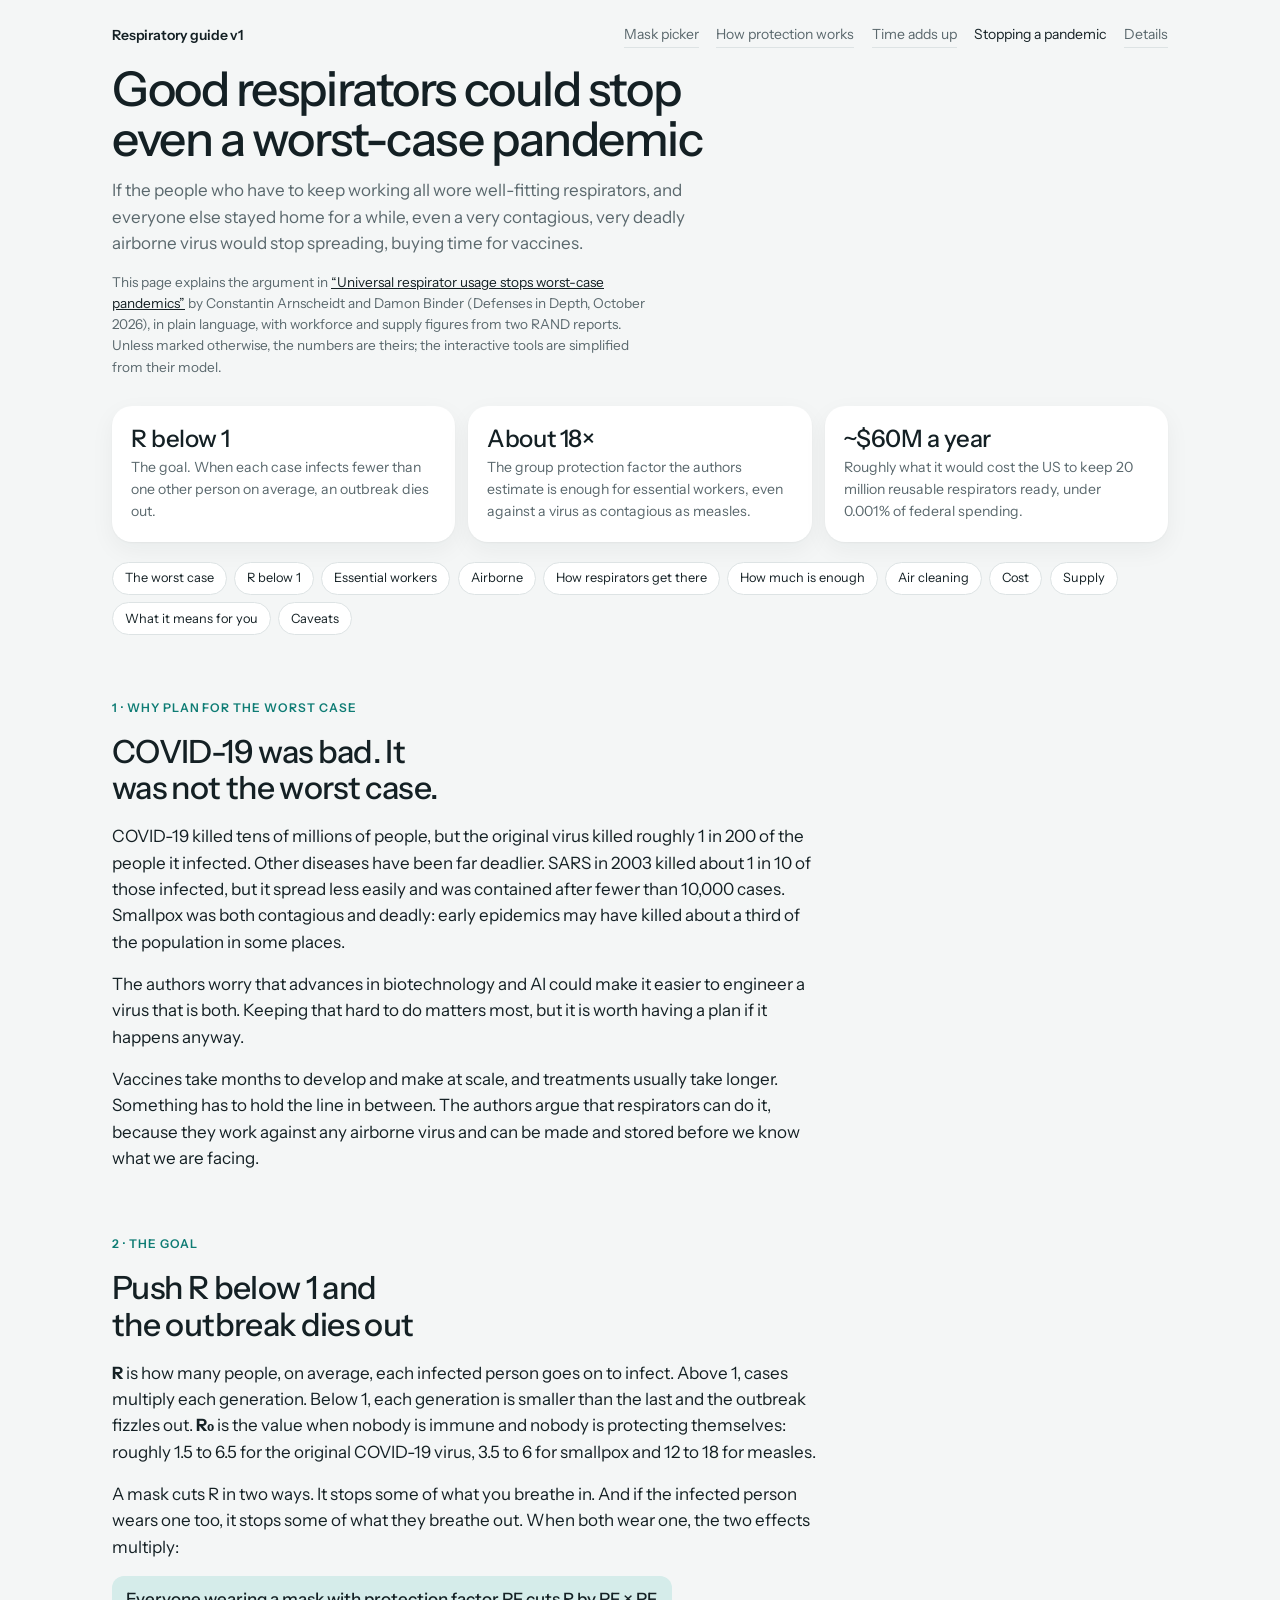
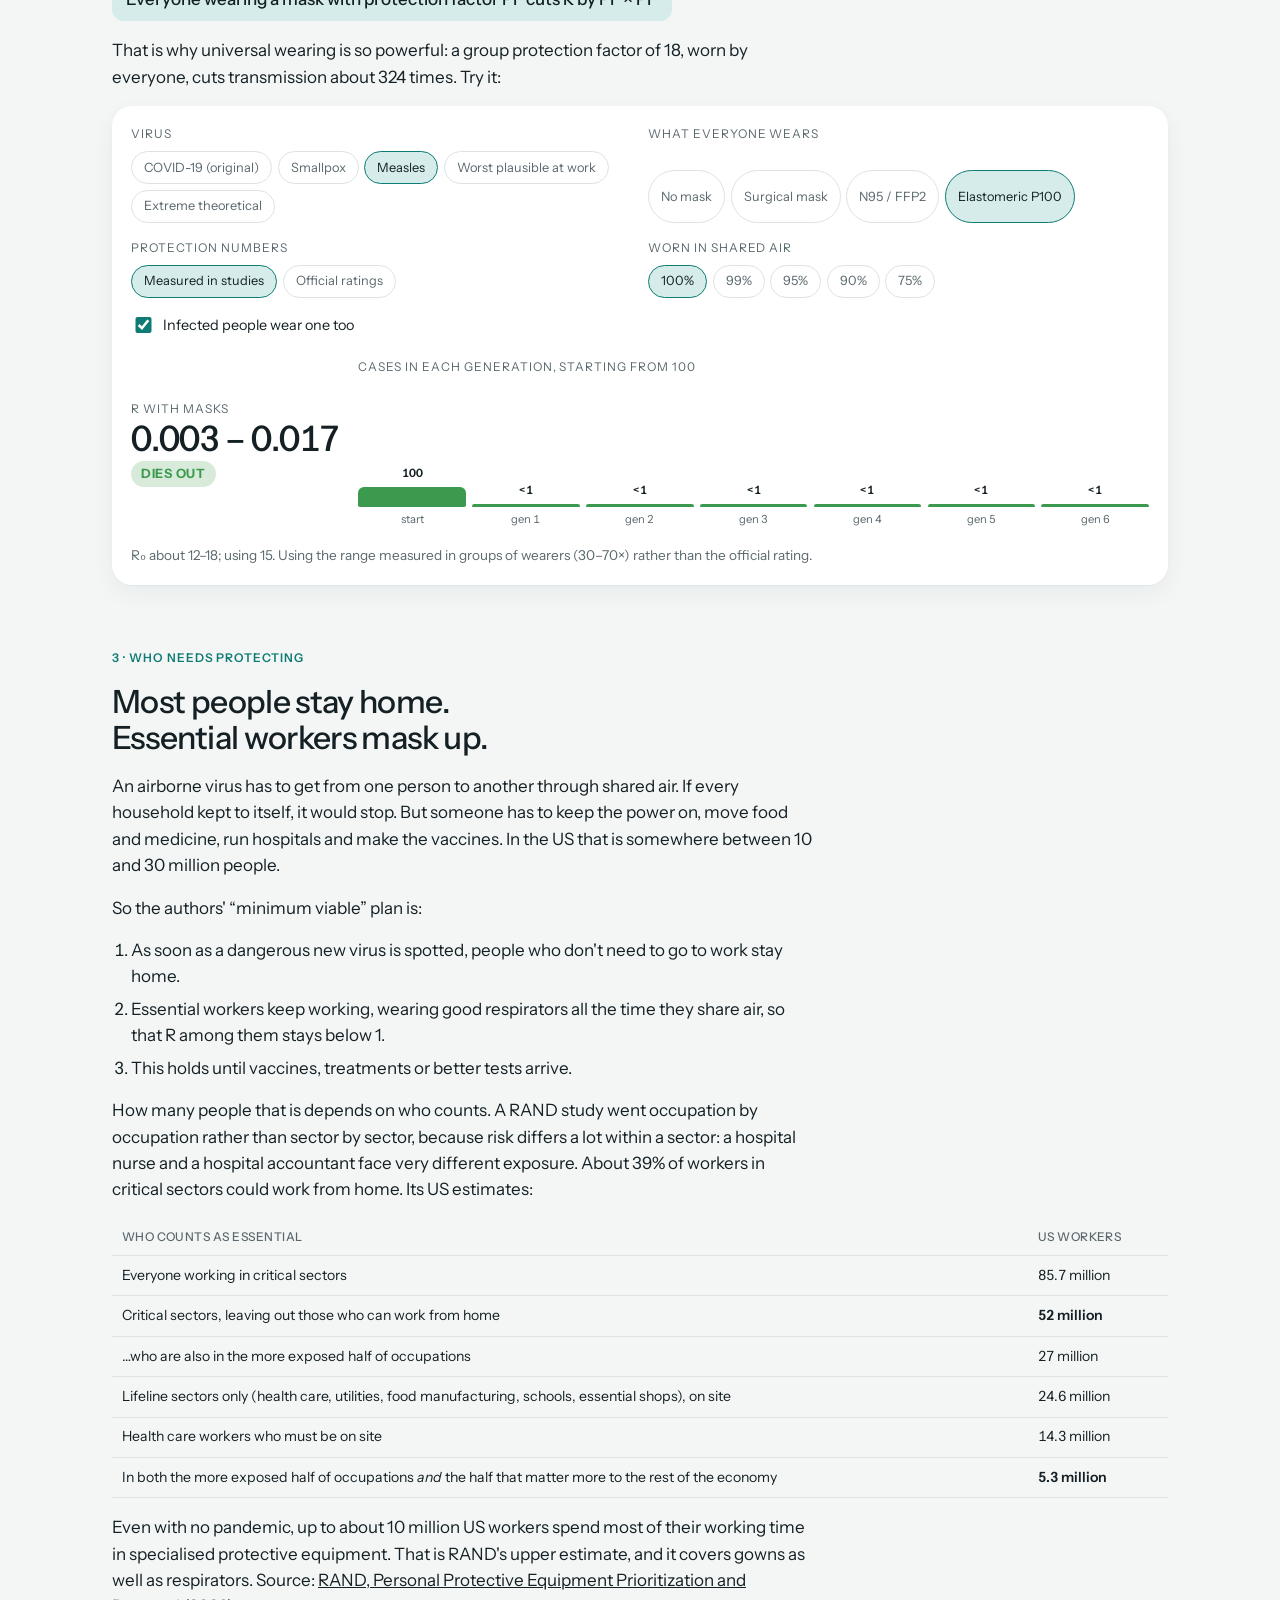
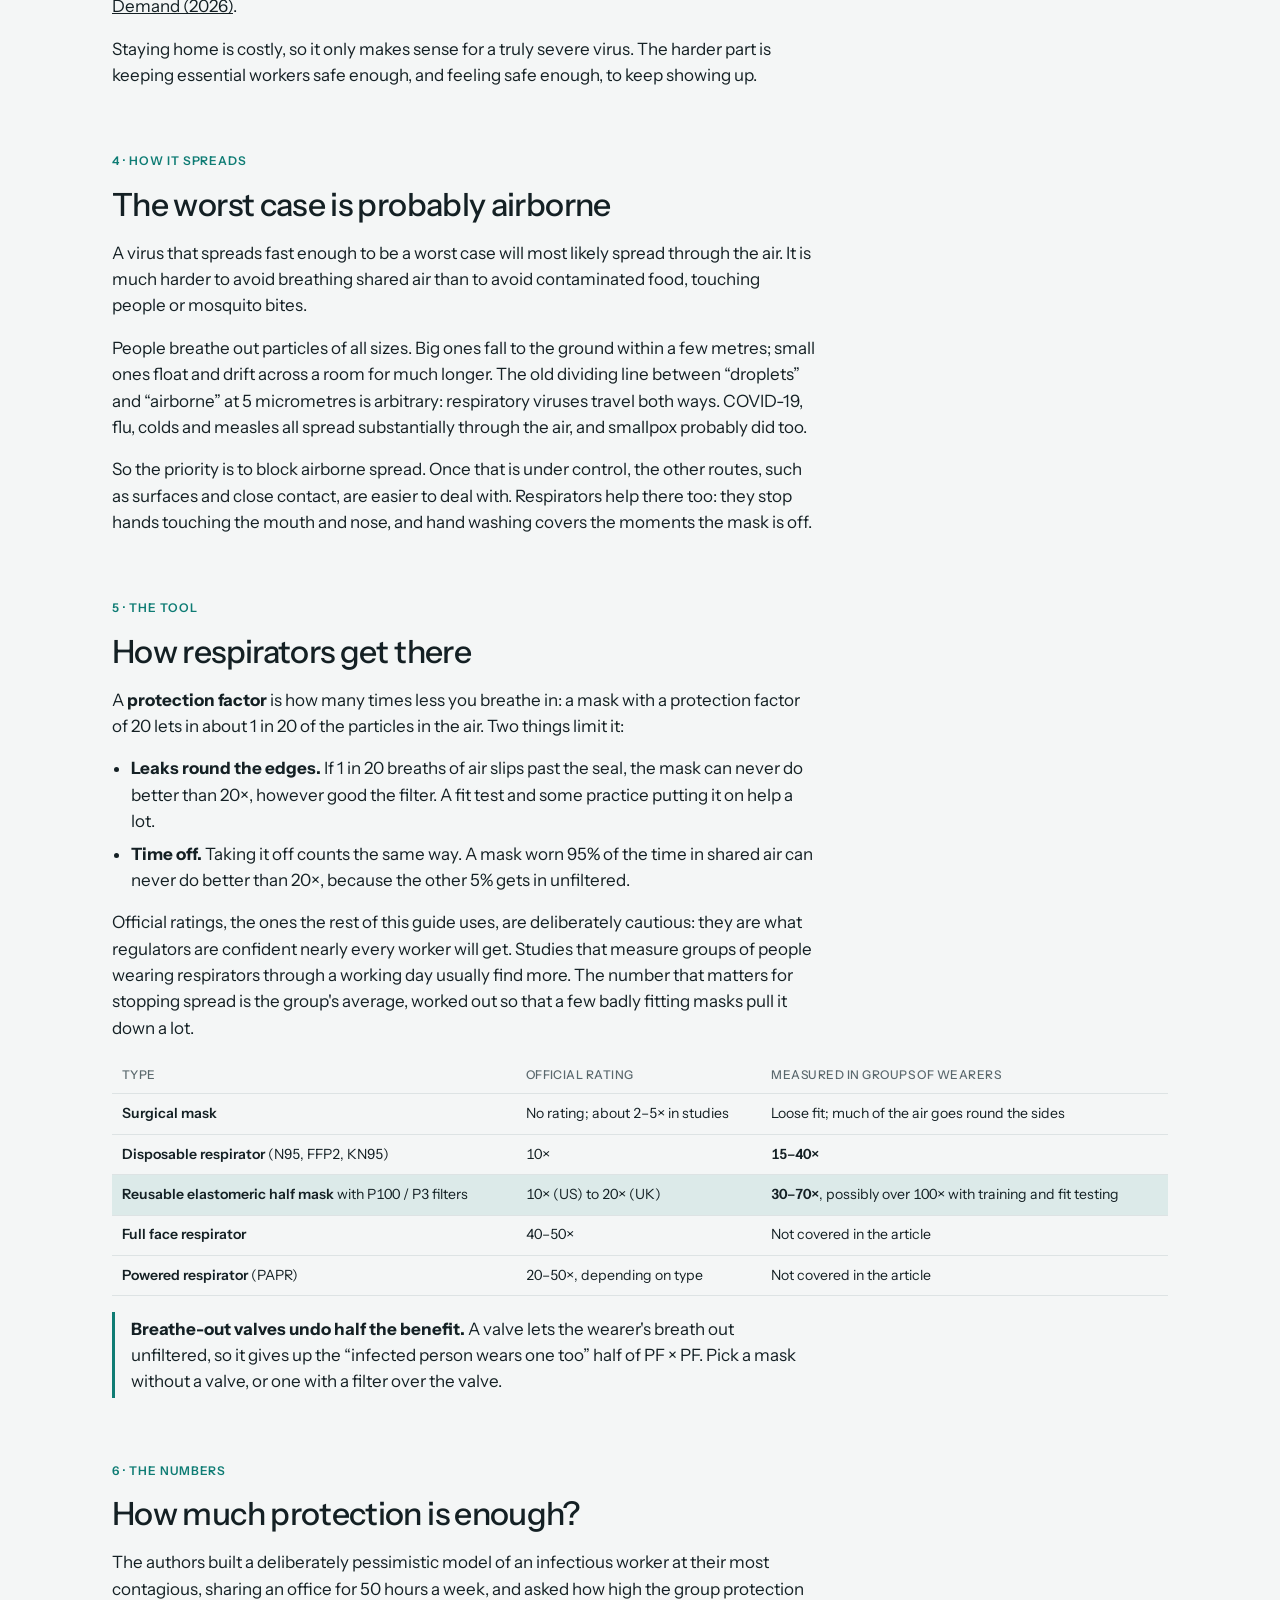
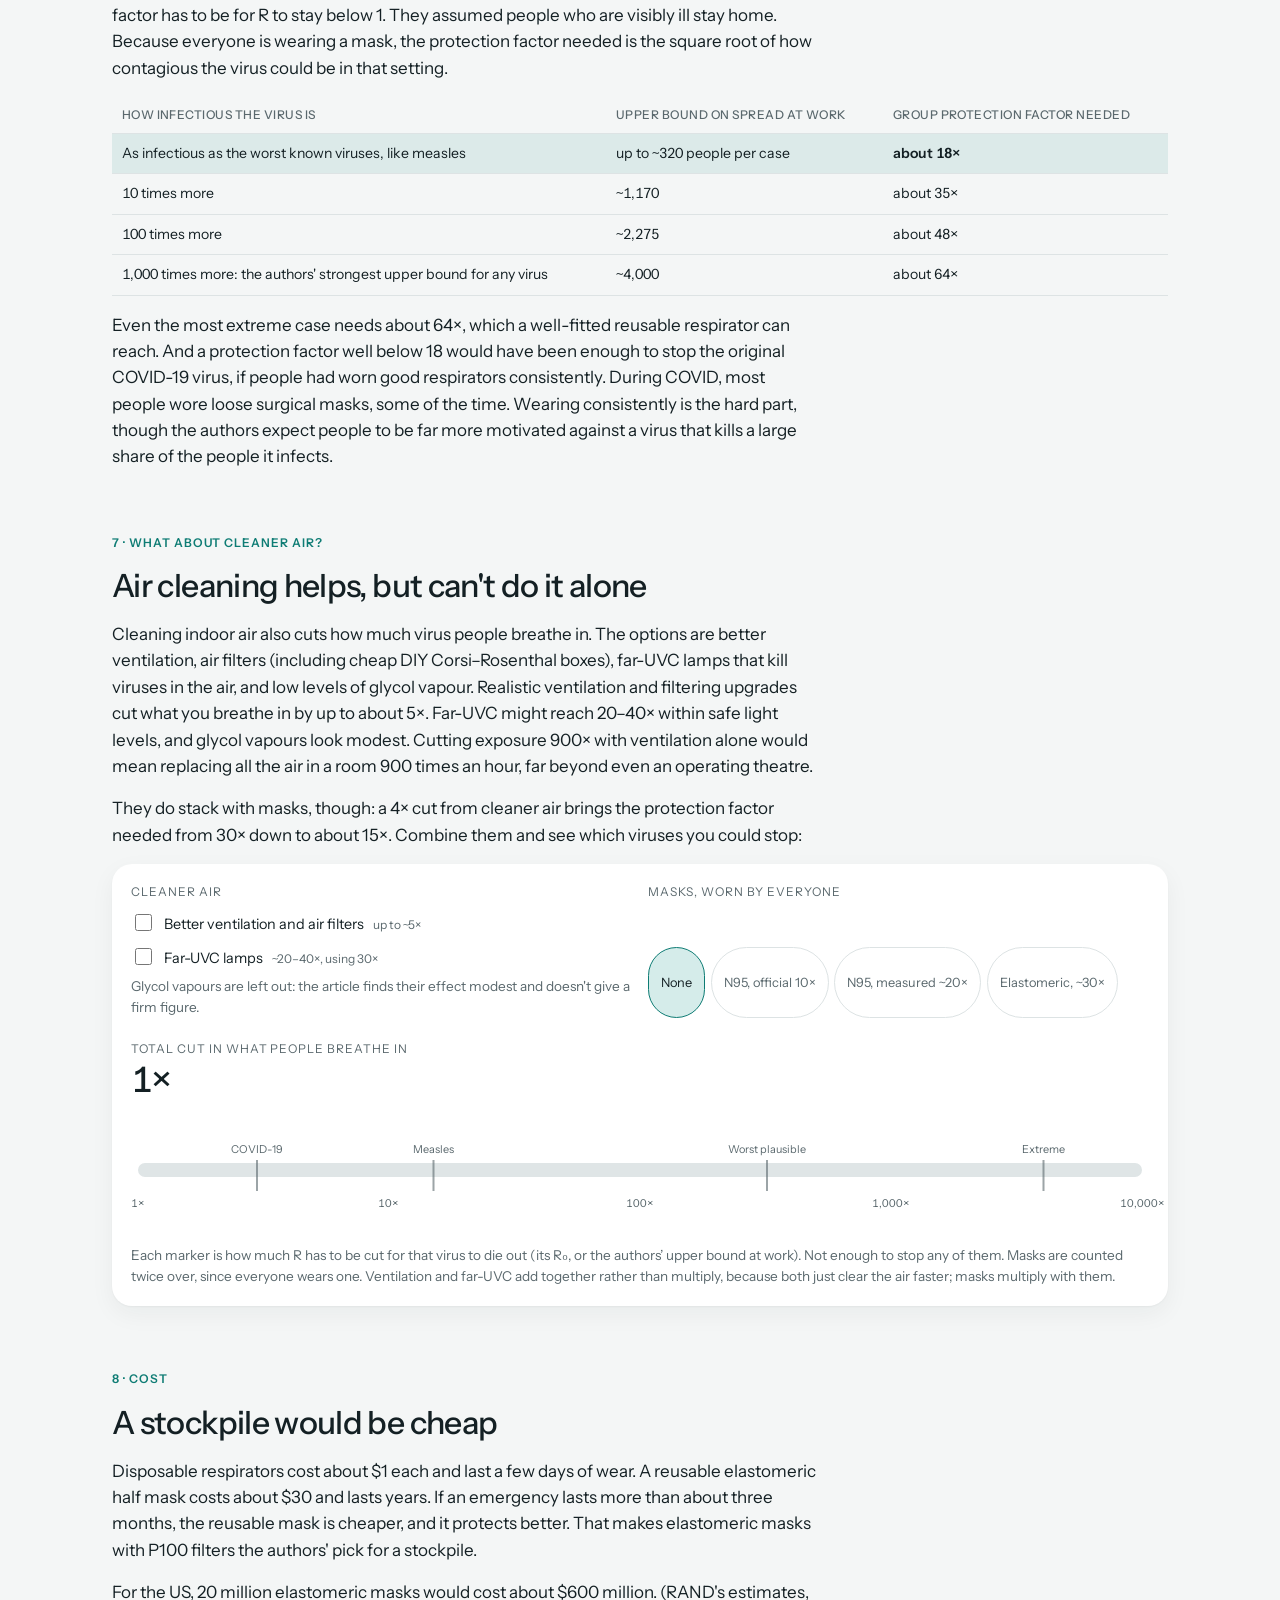
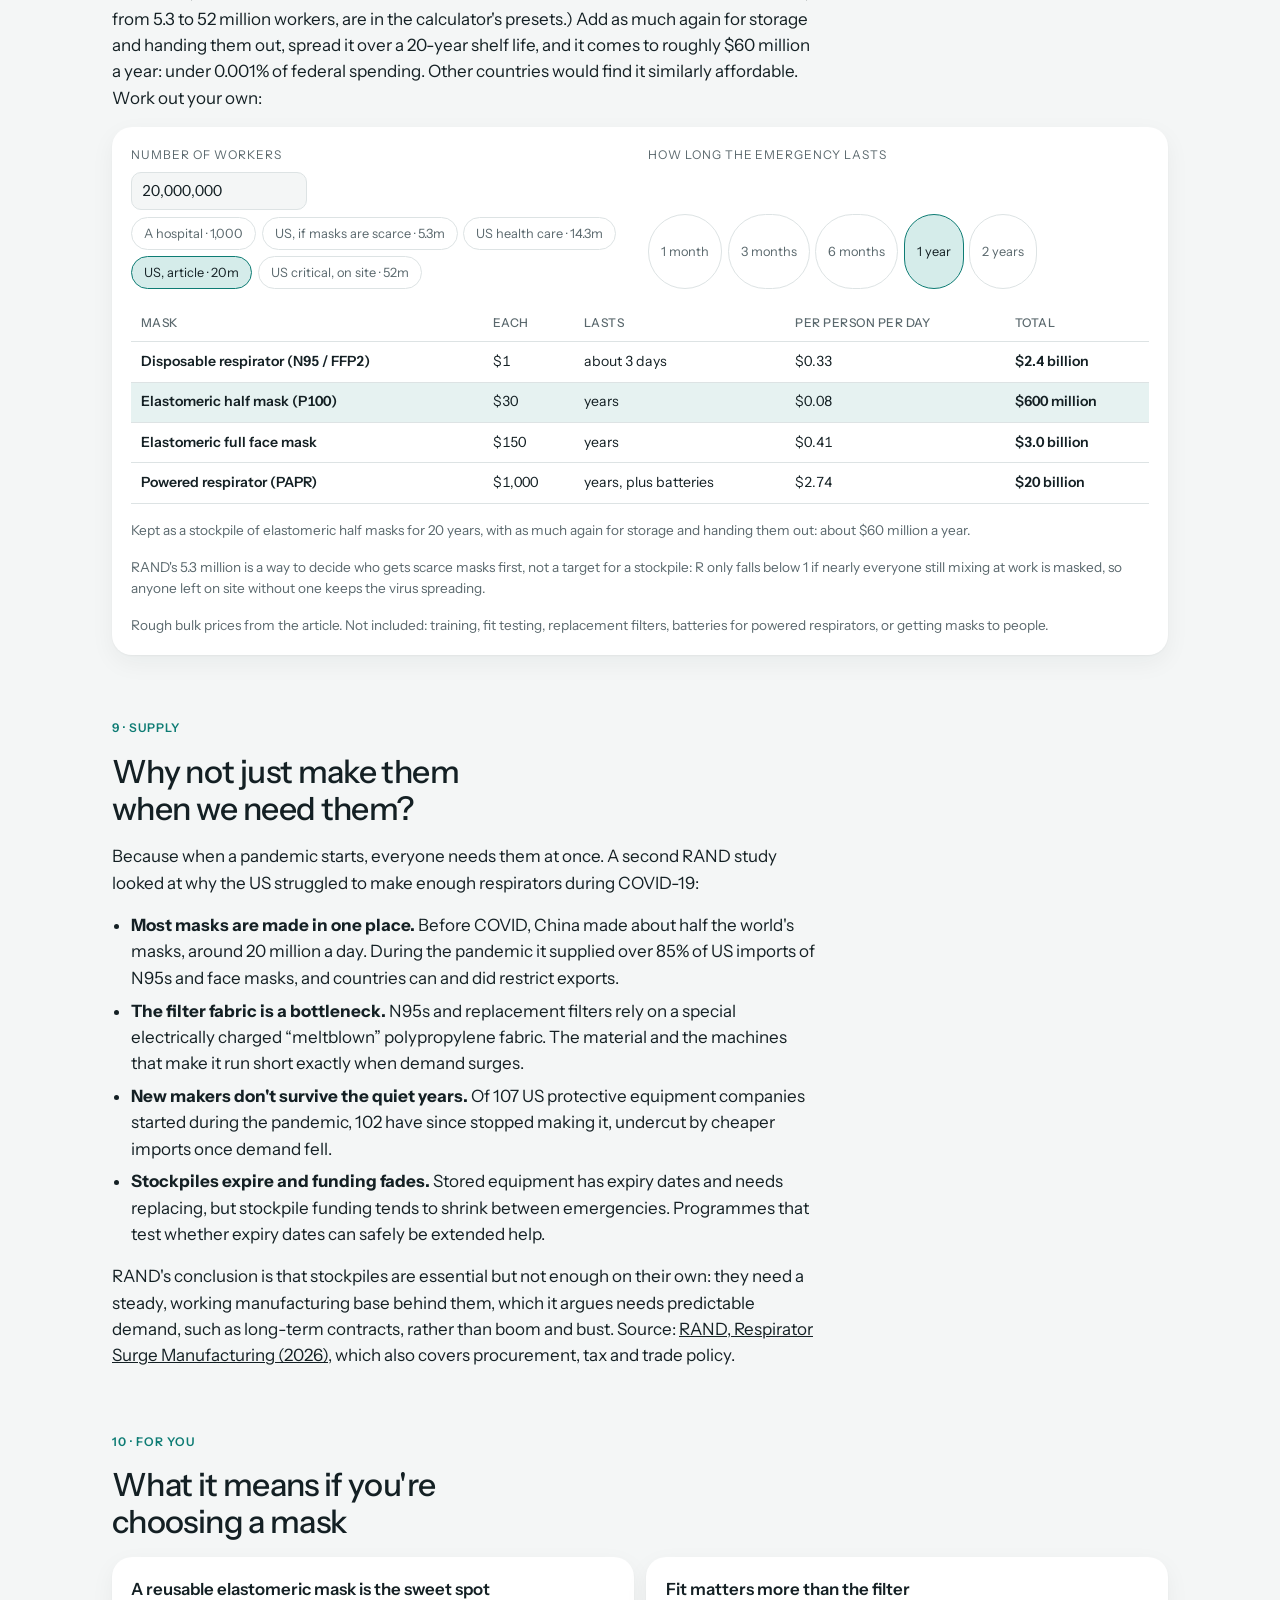
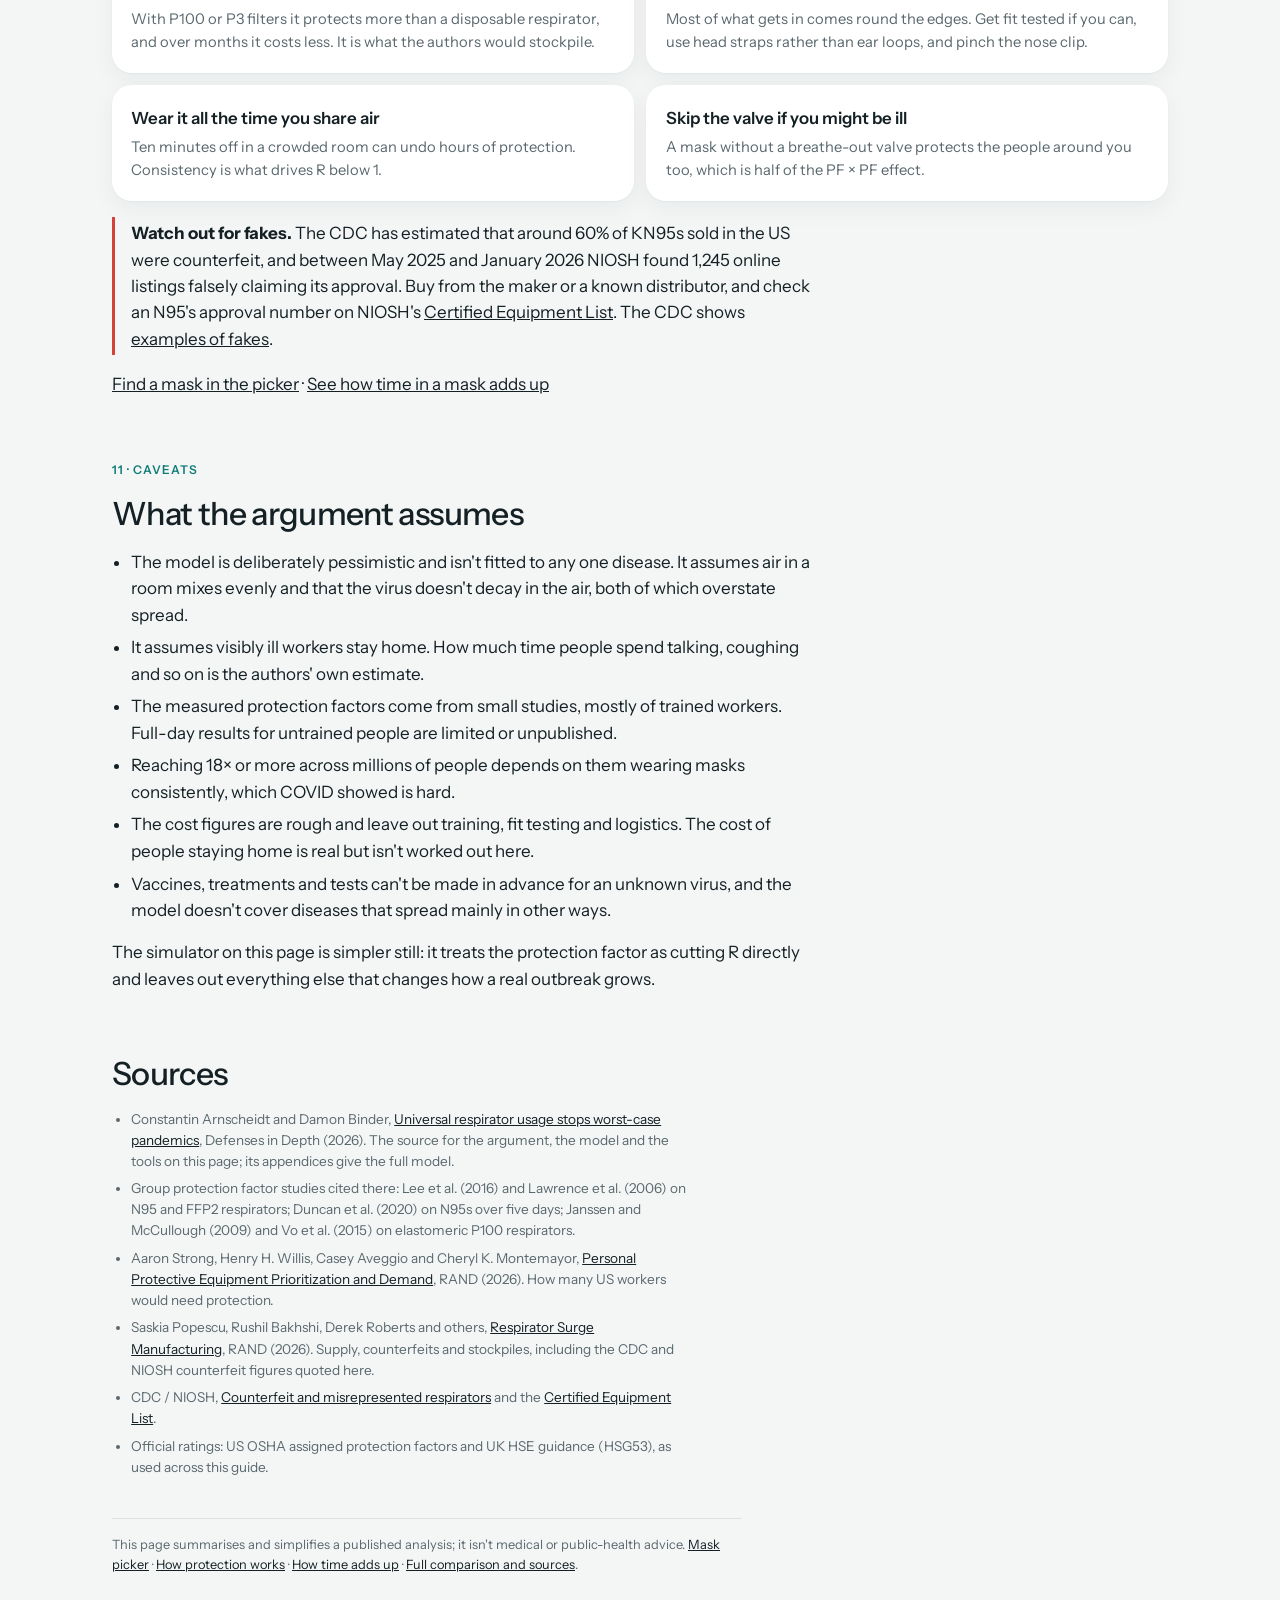
<file: pandemic.html>
<!doctype html>
<html lang="en">
<head>
<meta charset="utf-8">
<meta name="viewport" content="width=device-width, initial-scale=1, viewport-fit=cover">
<title>Stopping a Pandemic</title>
<meta name="description" content="Why good respirators, worn by everyone who has to keep working, could stop even a worst-case airborne pandemic, and what it would cost.">
<link rel="preconnect" href="https://fonts.googleapis.com">
<link rel="stylesheet" href="https://fonts.googleapis.com/css2?family=Instrument+Sans:wght@400;500;600&display=swap">
<link rel="stylesheet" href="time-proto.css?v=4">
<style>
  /* Layout: a long read. A short summary up top, then the argument in sections, with three tools placed where they
     answer the question the text has just raised: can masks push R below 1, can air cleaning do it instead, and what
     would a stockpile cost. Caveats and sources at the end. */
  .credit { margin: 1rem 0 0; font-size: .85rem; color: var(--ink-soft); max-width: 60ch; }
  .credit a { color: var(--ink); }
  .summary { margin-top: 1.75rem; display: grid; grid-template-columns: repeat(3, minmax(0, 1fr)); gap: .8rem; }
  @media (max-width: 760px) { .summary { grid-template-columns: 1fr; } }
  .summary .card { display: grid; gap: .3rem; align-content: start; }
  .summary b { font-size: 1.5rem; font-weight: 500; letter-spacing: -.02em; line-height: 1.15; }
  .summary span { font-size: .88rem; color: var(--ink-soft); }
  .toc { display: flex; flex-wrap: wrap; gap: .45rem; margin-top: 1.25rem; }
  .toc a { font-size: .8rem; padding: .35rem .75rem; border-radius: 999px; border: 1px solid var(--line); color: var(--ink); text-decoration: none; background: var(--surface); }
  .toc a:hover, .toc a:focus-visible { border-color: var(--accent); }
  section.sec { margin-top: 4rem; display: grid; gap: 1rem; scroll-margin-top: 1rem; }
  .sec > p, .sec > ul, .sec > ol { margin: 0; max-width: 64ch; }
  .sec > ul, .sec > ol { padding-left: 1.2rem; display: grid; gap: .4rem; }
  h2 { font-size: clamp(1.5rem, 3.2vw, 2rem); font-weight: 500; letter-spacing: -.02em; line-height: 1.15; margin: 0; text-wrap: balance; max-width: 26ch; }
  h3 { margin: 0; font-size: 1.05rem; font-weight: 600; }
  .eyebrow { font-size: .75rem; letter-spacing: .08em; text-transform: uppercase; color: var(--accent); font-weight: 600; }
  .formula { justify-self: start; font-variant-numeric: tabular-nums; background: var(--accent-soft); border-radius: 12px; padding: .6rem .9rem; font-weight: 500; margin: 0; }
  .callout { border-left: 3px solid var(--accent); padding: .2rem 0 .2rem 1rem; max-width: 64ch; margin: 0; }
  .callout.warn { border-color: var(--edge); }
  .tbl { width: 100%; border-collapse: collapse; font-size: .88rem; font-variant-numeric: tabular-nums; }
  .tbl th, .tbl td { text-align: left; padding: .55rem .6rem; border-bottom: 1px solid var(--line); vertical-align: top; }
  .tbl th { font-size: .75rem; letter-spacing: .04em; text-transform: uppercase; color: var(--ink-soft); font-weight: 500; }
  .tbl td b { font-weight: 600; }
  .tbl tr.hi td { background: color-mix(in srgb, var(--accent) 10%, transparent); }
  .tblwrap { overflow-x: auto; }
  /* on phones the cost table keeps the mask, cost per day and total */
  @media (max-width: 560px) { #cost-table th:nth-child(2), #cost-table td:nth-child(2), #cost-table th:nth-child(3), #cost-table td:nth-child(3) { display: none; } }
  .tool { display: grid; gap: 1rem; }
  .tool .row { display: grid; gap: .45rem; }
  .tool .two-col { display: grid; grid-template-columns: 1fr 1fr; gap: 1rem; }
  @media (max-width: 760px) { .tool .two-col { grid-template-columns: 1fr; } }
  .big { font-size: 2.2rem; font-weight: 500; letter-spacing: -.03em; line-height: 1.1; font-variant-numeric: tabular-nums; }
  .verdict { display: inline-block; font-size: .8rem; font-weight: 700; letter-spacing: .06em; text-transform: uppercase; padding: .2rem .6rem; border-radius: 999px; }
  .verdict.ok { background: color-mix(in srgb, var(--stop) 20%, transparent); color: var(--stop); }
  .verdict.bad { background: color-mix(in srgb, var(--edge) 18%, transparent); color: var(--edge); }
  .verdict.mid { background: color-mix(in srgb, var(--filter) 20%, transparent); color: var(--filter); }
  .outcome { display: grid; grid-template-columns: auto 1fr; gap: 1.25rem; align-items: center; }
  @media (max-width: 560px) { .outcome { grid-template-columns: 1fr; } }
  /* generations of cases, each bar on a log scale */
  .gens { display: grid; grid-template-columns: repeat(7, 1fr); gap: .4rem; align-items: end; height: 150px; }
  .gens div { display: flex; flex-direction: column; justify-content: flex-end; align-items: center; gap: .25rem; height: 100%; min-width: 0; }
  .gens i { display: block; width: 100%; border-radius: 6px 6px 2px 2px; background: var(--edge); transition: height .4s ease, background-color .3s; min-height: 3px; }
  .gens i.down { background: var(--stop); }
  .gens span { font-size: .7rem; color: var(--ink-soft); font-variant-numeric: tabular-nums; white-space: nowrap; }
  .gens b { font-size: .72rem; font-weight: 600; font-variant-numeric: tabular-nums; white-space: nowrap; }
  /* the air cleaning scale: a log axis from 1× to 10,000× */
  .scale { position: relative; height: 5.5rem; margin: 1.6rem .4rem 0; }
  .scale-track { position: absolute; left: 0; right: 0; top: 1.4rem; height: 14px; border-radius: 7px; background: var(--dot); overflow: hidden; }
  .scale-track i { display: block; height: 100%; background: var(--accent); border-radius: 7px; transition: width .4s ease; }
  .target { position: absolute; top: 0; transform: translateX(-50%); display: grid; justify-items: center; font-size: .68rem; color: var(--ink-soft); white-space: nowrap; }
  .target::after { content: ""; width: 2px; height: 1.9rem; background: var(--ink-soft); opacity: .6; margin-top: .15rem; }
  .target.met { color: var(--stop); }
  .target.met::after { background: var(--stop); opacity: 1; }
  .ticks { position: absolute; left: 0; right: 0; top: 3.4rem; font-size: .68rem; color: var(--ink-soft); font-variant-numeric: tabular-nums; }
  .ticks span { position: absolute; transform: translateX(-50%); }
  .checks { display: grid; gap: .5rem; }
  .checks label { display: flex; gap: .55rem; align-items: baseline; font-size: .9rem; cursor: pointer; }
  .checks input { accent-color: var(--accent); width: 1.05rem; height: 1.05rem; flex: none; transform: translateY(2px); }
  .checks small { color: var(--ink-soft); }
  .num { font: inherit; font-size: .95rem; padding: .4rem .6rem; border-radius: 10px; border: 1px solid var(--line); background: var(--bg); color: var(--ink); width: 11rem; font-variant-numeric: tabular-nums; }
  .you { display: grid; grid-template-columns: repeat(2, minmax(0, 1fr)); gap: .8rem; }
  @media (max-width: 760px) { .you { grid-template-columns: 1fr; } }
  .you .card { display: grid; gap: .35rem; align-content: start; }
  .you .card p { margin: 0; font-size: .92rem; color: var(--ink-soft); }
  .sources { margin: 0; padding-left: 1.2rem; display: grid; gap: .35rem; font-size: .85rem; color: var(--ink-soft); max-width: 70ch; }
  .sources a { color: var(--ink); }
  .note a, .sec a { color: var(--ink); }
</style>
</head>
<body>
<div class="wrap">
  <nav class="top">
    <span class="brand">Respiratory guide v1</span>
    <span class="links"><a href="./">Mask picker</a><a href="explain.html">How protection works</a><a href="time.html">Time adds up</a><a href="pandemic.html" aria-current="page">Stopping a pandemic</a><a href="details.html">Details</a></span>
  </nav>

  <header>
    <h1>Good respirators could stop even a worst-case pandemic</h1>
    <p class="lede">If the people who have to keep working all wore well-fitting respirators, and everyone else stayed home for a while, even a very contagious, very deadly airborne virus would stop spreading, buying time for vaccines.</p>
    <p class="credit">This page explains the argument in <a href="https://defensesindepth.bio/universal-respirator-usage-stops-worst-case-pandemics/" target="_blank" rel="noopener">“Universal respirator usage stops worst-case pandemics”</a> by Constantin Arnscheidt and Damon Binder (Defenses in Depth, October 2026), in plain language, with workforce and supply figures from two RAND reports. Unless marked otherwise, the numbers are theirs; the interactive tools are simplified from their model.</p>
    <div class="summary">
      <div class="card"><b>R below 1</b><span>The goal. When each case infects fewer than one other person on average, an outbreak dies out.</span></div>
      <div class="card"><b>About 18×</b><span>The group protection factor the authors estimate is enough for essential workers, even against a virus as contagious as measles.</span></div>
      <div class="card"><b>~$60M a year</b><span>Roughly what it would cost the US to keep 20 million reusable respirators ready, under 0.001% of federal spending.</span></div>
    </div>
    <nav class="toc" aria-label="On this page">
      <a href="#worst">The worst case</a><a href="#r">R below 1</a><a href="#workers">Essential workers</a><a href="#airborne">Airborne</a><a href="#respirators">How respirators get there</a><a href="#enough">How much is enough</a><a href="#air">Air cleaning</a><a href="#cost">Cost</a><a href="#supply">Supply</a><a href="#you">What it means for you</a><a href="#caveats">Caveats</a>
    </nav>
  </header>

  <section class="sec" id="worst" aria-labelledby="h-worst">
    <span class="eyebrow">1 · Why plan for the worst case</span>
    <h2 id="h-worst">COVID-19 was bad. It was not the worst case.</h2>
    <p>COVID-19 killed tens of millions of people, but the original virus killed roughly 1 in 200 of the people it infected. Other diseases have been far deadlier. SARS in 2003 killed about 1 in 10 of those infected, but it spread less easily and was contained after fewer than 10,000 cases. Smallpox was both contagious and deadly: early epidemics may have killed about a third of the population in some places.</p>
    <p>The authors worry that advances in biotechnology and AI could make it easier to engineer a virus that is both. Keeping that hard to do matters most, but it is worth having a plan if it happens anyway.</p>
    <p>Vaccines take months to develop and make at scale, and treatments usually take longer. Something has to hold the line in between. The authors argue that respirators can do it, because they work against any airborne virus and can be made and stored before we know what we are facing.</p>
  </section>

  <section class="sec" id="r" aria-labelledby="h-r">
    <span class="eyebrow">2 · The goal</span>
    <h2 id="h-r">Push R below 1 and the outbreak dies out</h2>
    <p><b>R</b> is how many people, on average, each infected person goes on to infect. Above 1, cases multiply each generation. Below 1, each generation is smaller than the last and the outbreak fizzles out. <b>R₀</b> is the value when nobody is immune and nobody is protecting themselves: roughly 1.5 to 6.5 for the original COVID-19 virus, 3.5 to 6 for smallpox and 12 to 18 for measles.</p>
    <p>A mask cuts R in two ways. It stops some of what you breathe in. And if the infected person wears one too, it stops some of what they breathe out. When both wear one, the two effects multiply:</p>
    <p class="formula">Everyone wearing a mask with protection factor PF cuts R by PF × PF</p>
    <p>That is why universal wearing is so powerful: a group protection factor of 18, worn by everyone, cuts transmission about 324 times. Try it:</p>

    <div class="card tool" id="sim">
      <div class="two-col">
        <div class="row"><span class="label">Virus</span><div class="chips" id="sim-virus" role="group" aria-label="Virus"></div></div>
        <div class="row"><span class="label">What everyone wears</span><div class="chips" id="sim-mask" role="group" aria-label="Mask"></div></div>
      </div>
      <div class="two-col">
        <div class="row"><span class="label">Protection numbers</span><div class="chips" id="sim-mode" role="group" aria-label="Which protection numbers"></div></div>
        <div class="row"><span class="label">Worn in shared air</span><div class="chips" id="sim-wear" role="group" aria-label="Share of the time it is worn"></div></div>
      </div>
      <label class="toggle" style="display:flex;gap:.5rem;align-items:center;font-size:.9rem;cursor:pointer"><input type="checkbox" id="sim-source" checked style="accent-color:var(--accent);width:1.05rem;height:1.05rem"> Infected people wear one too</label>
      <div class="outcome">
        <div>
          <span class="label">R with masks</span>
          <div class="big" id="sim-r">—</div>
          <span class="verdict" id="sim-verdict">—</span>
        </div>
        <div>
          <span class="label">Cases in each generation, starting from 100</span>
          <div class="gens" id="sim-gens" aria-hidden="true"></div>
        </div>
      </div>
      <p class="note" id="sim-note"></p>
    </div>
  </section>

  <section class="sec" id="workers" aria-labelledby="h-workers">
    <span class="eyebrow">3 · Who needs protecting</span>
    <h2 id="h-workers">Most people stay home. Essential workers mask up.</h2>
    <p>An airborne virus has to get from one person to another through shared air. If every household kept to itself, it would stop. But someone has to keep the power on, move food and medicine, run hospitals and make the vaccines. In the US that is somewhere between 10 and 30 million people.</p>
    <p>So the authors' “minimum viable” plan is:</p>
    <ol>
      <li>As soon as a dangerous new virus is spotted, people who don't need to go to work stay home.</li>
      <li>Essential workers keep working, wearing good respirators all the time they share air, so that R among them stays below 1.</li>
      <li>This holds until vaccines, treatments or better tests arrive.</li>
    </ol>
    <p>How many people that is depends on who counts. A RAND study went occupation by occupation rather than sector by sector, because risk differs a lot within a sector: a hospital nurse and a hospital accountant face very different exposure. About 39% of workers in critical sectors could work from home. Its US estimates:</p>
    <div class="tblwrap">
      <table class="tbl">
        <thead><tr><th>Who counts as essential</th><th>US workers</th></tr></thead>
        <tbody>
          <tr><td>Everyone working in critical sectors</td><td>85.7 million</td></tr>
          <tr><td>Critical sectors, leaving out those who can work from home</td><td><b>52 million</b></td></tr>
          <tr><td>…who are also in the more exposed half of occupations</td><td>27 million</td></tr>
          <tr><td>Lifeline sectors only (health care, utilities, food manufacturing, schools, essential shops), on site</td><td>24.6 million</td></tr>
          <tr><td>Health care workers who must be on site</td><td>14.3 million</td></tr>
          <tr><td>In both the more exposed half of occupations <i>and</i> the half that matter more to the rest of the economy</td><td><b>5.3 million</b></td></tr>
        </tbody>
      </table>
    </div>
    <p>Even with no pandemic, up to about 10 million US workers spend most of their working time in specialised protective equipment. That is RAND's upper estimate, and it covers gowns as well as respirators. Source: <a href="https://www.rand.org/pubs/research_reports/RRA5083-1.html" target="_blank" rel="noopener">RAND, Personal Protective Equipment Prioritization and Demand (2026)</a>.</p>
    <p>Staying home is costly, so it only makes sense for a truly severe virus. The harder part is keeping essential workers safe enough, and feeling safe enough, to keep showing up.</p>
  </section>

  <section class="sec" id="airborne" aria-labelledby="h-airborne">
    <span class="eyebrow">4 · How it spreads</span>
    <h2 id="h-airborne">The worst case is probably airborne</h2>
    <p>A virus that spreads fast enough to be a worst case will most likely spread through the air. It is much harder to avoid breathing shared air than to avoid contaminated food, touching people or mosquito bites.</p>
    <p>People breathe out particles of all sizes. Big ones fall to the ground within a few metres; small ones float and drift across a room for much longer. The old dividing line between “droplets” and “airborne” at 5 micrometres is arbitrary: respiratory viruses travel both ways. COVID-19, flu, colds and measles all spread substantially through the air, and smallpox probably did too.</p>
    <p>So the priority is to block airborne spread. Once that is under control, the other routes, such as surfaces and close contact, are easier to deal with. Respirators help there too: they stop hands touching the mouth and nose, and hand washing covers the moments the mask is off.</p>
  </section>

  <section class="sec" id="respirators" aria-labelledby="h-respirators">
    <span class="eyebrow">5 · The tool</span>
    <h2 id="h-respirators">How respirators get there</h2>
    <p>A <b>protection factor</b> is how many times less you breathe in: a mask with a protection factor of 20 lets in about 1 in 20 of the particles in the air. Two things limit it:</p>
    <ul>
      <li><b>Leaks round the edges.</b> If 1 in 20 breaths of air slips past the seal, the mask can never do better than 20×, however good the filter. A fit test and some practice putting it on help a lot.</li>
      <li><b>Time off.</b> Taking it off counts the same way. A mask worn 95% of the time in shared air can never do better than 20×, because the other 5% gets in unfiltered.</li>
    </ul>
    <p>Official ratings, the ones the rest of this guide uses, are deliberately cautious: they are what regulators are confident nearly every worker will get. Studies that measure groups of people wearing respirators through a working day usually find more. The number that matters for stopping spread is the group's average, worked out so that a few badly fitting masks pull it down a lot.</p>
    <div class="tblwrap">
      <table class="tbl">
        <thead><tr><th>Type</th><th>Official rating</th><th>Measured in groups of wearers</th></tr></thead>
        <tbody>
          <tr><td><b>Surgical mask</b></td><td>No rating; about 2–5× in studies</td><td>Loose fit; much of the air goes round the sides</td></tr>
          <tr><td><b>Disposable respirator</b> (N95, FFP2, KN95)</td><td>10×</td><td><b>15–40×</b></td></tr>
          <tr class="hi"><td><b>Reusable elastomeric half mask</b> with P100 / P3 filters</td><td>10× (US) to 20× (UK)</td><td><b>30–70×</b>, possibly over 100× with training and fit testing</td></tr>
          <tr><td><b>Full face respirator</b></td><td>40–50×</td><td>Not covered in the article</td></tr>
          <tr><td><b>Powered respirator</b> (PAPR)</td><td>20–50×, depending on type</td><td>Not covered in the article</td></tr>
        </tbody>
      </table>
    </div>
    <p class="callout"><b>Breathe-out valves undo half the benefit.</b> A valve lets the wearer's breath out unfiltered, so it gives up the “infected person wears one too” half of PF × PF. Pick a mask without a valve, or one with a filter over the valve.</p>
  </section>

  <section class="sec" id="enough" aria-labelledby="h-enough">
    <span class="eyebrow">6 · The numbers</span>
    <h2 id="h-enough">How much protection is enough?</h2>
    <p>The authors built a deliberately pessimistic model of an infectious worker at their most contagious, sharing an office for 50 hours a week, and asked how high the group protection factor has to be for R to stay below 1. They assumed people who are visibly ill stay home. Because everyone is wearing a mask, the protection factor needed is the square root of how contagious the virus could be in that setting.</p>
    <div class="tblwrap">
      <table class="tbl">
        <thead><tr><th>How infectious the virus is</th><th>Upper bound on spread at work</th><th>Group protection factor needed</th></tr></thead>
        <tbody>
          <tr class="hi"><td>As infectious as the worst known viruses, like measles</td><td>up to ~320 people per case</td><td><b>about 18×</b></td></tr>
          <tr><td>10 times more</td><td>~1,170</td><td>about 35×</td></tr>
          <tr><td>100 times more</td><td>~2,275</td><td>about 48×</td></tr>
          <tr><td>1,000 times more: the authors' strongest upper bound for any virus</td><td>~4,000</td><td>about 64×</td></tr>
        </tbody>
      </table>
    </div>
    <p>Even the most extreme case needs about 64×, which a well-fitted reusable respirator can reach. And a protection factor well below 18 would have been enough to stop the original COVID-19 virus, if people had worn good respirators consistently. During COVID, most people wore loose surgical masks, some of the time. Wearing consistently is the hard part, though the authors expect people to be far more motivated against a virus that kills a large share of the people it infects.</p>
  </section>

  <section class="sec" id="air" aria-labelledby="h-air">
    <span class="eyebrow">7 · What about cleaner air?</span>
    <h2 id="h-air">Air cleaning helps, but can't do it alone</h2>
    <p>Cleaning indoor air also cuts how much virus people breathe in. The options are better ventilation, air filters (including cheap DIY Corsi–Rosenthal boxes), far-UVC lamps that kill viruses in the air, and low levels of glycol vapour. Realistic ventilation and filtering upgrades cut what you breathe in by up to about 5×. Far-UVC might reach 20–40× within safe light levels, and glycol vapours look modest. Cutting exposure 900× with ventilation alone would mean replacing all the air in a room 900 times an hour, far beyond even an operating theatre.</p>
    <p>They do stack with masks, though: a 4× cut from cleaner air brings the protection factor needed from 30× down to about 15×. Combine them and see which viruses you could stop:</p>

    <div class="card tool" id="air-tool">
      <div class="two-col">
        <div class="row">
          <span class="label">Cleaner air</span>
          <div class="checks">
            <label><input type="checkbox" id="air-vent"> Better ventilation and air filters <small>up to ~5×</small></label>
            <label><input type="checkbox" id="air-uv"> Far-UVC lamps <small>~20–40×, using 30×</small></label>
          </div>
          <p class="note">Glycol vapours are left out: the article finds their effect modest and doesn't give a firm figure.</p>
        </div>
        <div class="row">
          <span class="label">Masks, worn by everyone</span>
          <div class="chips" id="air-mask" role="group" aria-label="Masks worn by everyone"></div>
        </div>
      </div>
      <div>
        <span class="label">Total cut in what people breathe in</span>
        <div class="big" id="air-total">1×</div>
      </div>
      <div class="scale" id="air-scale" aria-hidden="true">
        <div class="scale-track"><i id="air-bar"></i></div>
        <div class="ticks"><span style="left:0%">1×</span><span style="left:25%">10×</span><span style="left:50%">100×</span><span style="left:75%">1,000×</span><span style="left:100%">10,000×</span></div>
      </div>
      <p class="note" id="air-note"></p>
    </div>
  </section>

  <section class="sec" id="cost" aria-labelledby="h-cost">
    <span class="eyebrow">8 · Cost</span>
    <h2 id="h-cost">A stockpile would be cheap</h2>
    <p>Disposable respirators cost about $1 each and last a few days of wear. A reusable elastomeric half mask costs about $30 and lasts years. If an emergency lasts more than about three months, the reusable mask is cheaper, and it protects better. That makes elastomeric masks with P100 filters the authors' pick for a stockpile.</p>
    <p>For the US, 20 million elastomeric masks would cost about $600 million. (RAND's estimates, from 5.3 to 52 million workers, are in the calculator's presets.) Add as much again for storage and handing them out, spread it over a 20-year shelf life, and it comes to roughly $60 million a year: under 0.001% of federal spending. Other countries would find it similarly affordable. Work out your own:</p>

    <div class="card tool" id="cost-tool">
      <div class="two-col">
        <div class="row">
          <label class="label" for="cost-n">Number of workers</label>
          <input class="num" type="text" inputmode="numeric" id="cost-n" value="20,000,000">
          <div class="chips" id="cost-presets" role="group" aria-label="Examples"></div>
        </div>
        <div class="row"><span class="label">How long the emergency lasts</span><div class="chips" id="cost-days" role="group" aria-label="How long the emergency lasts"></div></div>
      </div>
      <div class="tblwrap">
        <table class="tbl" id="cost-table">
          <thead><tr><th>Mask</th><th>Each</th><th>Lasts</th><th>Per person per day</th><th>Total</th></tr></thead>
          <tbody></tbody>
        </table>
      </div>
      <p class="note" id="cost-stock"></p>
      <p class="note">RAND's 5.3 million is a way to decide who gets scarce masks first, not a target for a stockpile: R only falls below 1 if nearly everyone still mixing at work is masked, so anyone left on site without one keeps the virus spreading.</p>
      <p class="note">Rough bulk prices from the article. Not included: training, fit testing, replacement filters, batteries for powered respirators, or getting masks to people.</p>
    </div>
  </section>

  <section class="sec" id="supply" aria-labelledby="h-supply">
    <span class="eyebrow">9 · Supply</span>
    <h2 id="h-supply">Why not just make them when we need them?</h2>
    <p>Because when a pandemic starts, everyone needs them at once. A second RAND study looked at why the US struggled to make enough respirators during COVID-19:</p>
    <ul>
      <li><b>Most masks are made in one place.</b> Before COVID, China made about half the world's masks, around 20 million a day. During the pandemic it supplied over 85% of US imports of N95s and face masks, and countries can and did restrict exports.</li>
      <li><b>The filter fabric is a bottleneck.</b> N95s and replacement filters rely on a special electrically charged “meltblown” polypropylene fabric. The material and the machines that make it run short exactly when demand surges.</li>
      <li><b>New makers don't survive the quiet years.</b> Of 107 US protective equipment companies started during the pandemic, 102 have since stopped making it, undercut by cheaper imports once demand fell.</li>
      <li><b>Stockpiles expire and funding fades.</b> Stored equipment has expiry dates and needs replacing, but stockpile funding tends to shrink between emergencies. Programmes that test whether expiry dates can safely be extended help.</li>
    </ul>
    <p>RAND's conclusion is that stockpiles are essential but not enough on their own: they need a steady, working manufacturing base behind them, which it argues needs predictable demand, such as long-term contracts, rather than boom and bust. Source: <a href="https://www.rand.org/pubs/research_reports/RRA5031-1.html" target="_blank" rel="noopener">RAND, Respirator Surge Manufacturing (2026)</a>, which also covers procurement, tax and trade policy.</p>
  </section>

  <section class="sec" id="you" aria-labelledby="h-you">
    <span class="eyebrow">10 · For you</span>
    <h2 id="h-you">What it means if you're choosing a mask</h2>
    <div class="you">
      <div class="card"><h3>A reusable elastomeric mask is the sweet spot</h3><p>With P100 or P3 filters it protects more than a disposable respirator, and over months it costs less. It is what the authors would stockpile.</p></div>
      <div class="card"><h3>Fit matters more than the filter</h3><p>Most of what gets in comes round the edges. Get fit tested if you can, use head straps rather than ear loops, and pinch the nose clip.</p></div>
      <div class="card"><h3>Wear it all the time you share air</h3><p>Ten minutes off in a crowded room can undo hours of protection. Consistency is what drives R below 1.</p></div>
      <div class="card"><h3>Skip the valve if you might be ill</h3><p>A mask without a breathe-out valve protects the people around you too, which is half of the PF × PF effect.</p></div>
    </div>
    <p class="callout warn"><b>Watch out for fakes.</b> The CDC has estimated that around 60% of KN95s sold in the US were counterfeit, and between May 2025 and January 2026 NIOSH found 1,245 online listings falsely claiming its approval. Buy from the maker or a known distributor, and check an N95's approval number on NIOSH's <a href="https://wwwn.cdc.gov/NIOSH-CEL/" target="_blank" rel="noopener">Certified Equipment List</a>. The CDC shows <a href="https://www.cdc.gov/niosh/ppe/counterfeit_respirators/index.html" target="_blank" rel="noopener">examples of fakes</a>.</p>
    <p><a href="./">Find a mask in the picker</a> · <a href="time.html">See how time in a mask adds up</a></p>
  </section>

  <section class="sec" id="caveats" aria-labelledby="h-caveats">
    <span class="eyebrow">11 · Caveats</span>
    <h2 id="h-caveats">What the argument assumes</h2>
    <ul>
      <li>The model is deliberately pessimistic and isn't fitted to any one disease. It assumes air in a room mixes evenly and that the virus doesn't decay in the air, both of which overstate spread.</li>
      <li>It assumes visibly ill workers stay home. How much time people spend talking, coughing and so on is the authors' own estimate.</li>
      <li>The measured protection factors come from small studies, mostly of trained workers. Full-day results for untrained people are limited or unpublished.</li>
      <li>Reaching 18× or more across millions of people depends on them wearing masks consistently, which COVID showed is hard.</li>
      <li>The cost figures are rough and leave out training, fit testing and logistics. The cost of people staying home is real but isn't worked out here.</li>
      <li>Vaccines, treatments and tests can't be made in advance for an unknown virus, and the model doesn't cover diseases that spread mainly in other ways.</li>
    </ul>
    <p>The simulator on this page is simpler still: it treats the protection factor as cutting R directly and leaves out everything else that changes how a real outbreak grows.</p>
  </section>

  <section class="sec" aria-labelledby="h-sources">
    <h2 id="h-sources">Sources</h2>
    <ul class="sources">
      <li>Constantin Arnscheidt and Damon Binder, <a href="https://defensesindepth.bio/universal-respirator-usage-stops-worst-case-pandemics/" target="_blank" rel="noopener">Universal respirator usage stops worst-case pandemics</a>, Defenses in Depth (2026). The source for the argument, the model and the tools on this page; its appendices give the full model.</li>
      <li>Group protection factor studies cited there: Lee et al. (2016) and Lawrence et al. (2006) on N95 and FFP2 respirators; Duncan et al. (2020) on N95s over five days; Janssen and McCullough (2009) and Vo et al. (2015) on elastomeric P100 respirators.</li>
      <li>Aaron Strong, Henry H. Willis, Casey Aveggio and Cheryl K. Montemayor, <a href="https://www.rand.org/pubs/research_reports/RRA5083-1.html" target="_blank" rel="noopener">Personal Protective Equipment Prioritization and Demand</a>, RAND (2026). How many US workers would need protection.</li>
      <li>Saskia Popescu, Rushil Bakhshi, Derek Roberts and others, <a href="https://www.rand.org/pubs/research_reports/RRA5031-1.html" target="_blank" rel="noopener">Respirator Surge Manufacturing</a>, RAND (2026). Supply, counterfeits and stockpiles, including the CDC and NIOSH counterfeit figures quoted here.</li>
      <li>CDC / NIOSH, <a href="https://www.cdc.gov/niosh/ppe/counterfeit_respirators/index.html" target="_blank" rel="noopener">Counterfeit and misrepresented respirators</a> and the <a href="https://wwwn.cdc.gov/NIOSH-CEL/" target="_blank" rel="noopener">Certified Equipment List</a>.</li>
      <li>Official ratings: US OSHA assigned protection factors and UK HSE guidance (HSG53), as used across this guide.</li>
    </ul>
  </section>

  <p class="foot">This page summarises and simplifies a published analysis; it isn't medical or public-health advice. <a href="./">Mask picker</a> · <a href="explain.html">How protection works</a> · <a href="time.html">How time adds up</a> · <a href="details.html">Full comparison and sources</a>.</p>
</div>

<script src="shared.js?v=20261103"></script>
<script src="time-proto.js?v=3"></script>
<script>
(() => {
  const { chips } = window.TP;
  const $ = (id) => document.getElementById(id);
  const fmt = (n) => n >= 1e9 ? `${(n / 1e9).toFixed(n < 1e10 ? 1 : 0)} bn` : n >= 1e6 ? `${(n / 1e6).toFixed(n < 1e7 ? 1 : 0)} m` : n >= 1e4 ? `${Math.round(n / 1e3)}k` : n >= 10 ? Math.round(n).toLocaleString('en-US') : n >= 1 ? n.toFixed(1).replace('.0', '') : n > 0 ? '<1' : '0';
  const r2 = (r) => r >= 100 ? Math.round(r).toLocaleString('en-US') : r >= 10 ? r.toFixed(0) : r.toFixed(r < 0.1 ? 3 : 2);

  // 1 · R simulator. R = R0 × (share getting through)^(2 if the infected also wear a mask, else 1)
  const VIRUSES = [
    { id: 'covid', name: 'COVID-19 (original)', r0: 3, note: 'R₀ about 1.5–6.5; using 3.' },
    { id: 'smallpox', name: 'Smallpox', r0: 5, note: 'R₀ about 3.5–6; using 5.' },
    { id: 'measles', name: 'Measles', r0: 15, note: 'R₀ about 12–18; using 15.' },
    { id: 'worst', name: 'Worst plausible at work', r0: 320, note: 'The authors’ deliberately pessimistic upper bound for a measles-like virus among workers sharing an office 50 hours a week.' },
    { id: 'extreme', name: 'Extreme theoretical', r0: 4025, note: 'The authors’ strongest upper bound for how infectious any virus could be.' },
  ];
  // official ratings and the ranges measured in groups of wearers (the article covers measured values for N95s and elastomerics only)
  const MASKS = [
    { id: 'none', name: 'No mask', off: [1, 1], meas: [1, 1] },
    { id: 'surgical', name: 'Surgical mask', off: [2, 5], meas: [2, 5] },
    { id: 'n95', name: 'N95 / FFP2', off: [10, 10], meas: [15, 40] },
    { id: 'ehmr', name: 'Elastomeric P100', off: [10, 20], meas: [30, 70] },
  ];
  const WEAR = [[1, '100%'], [.99, '99%'], [.95, '95%'], [.9, '90%'], [.75, '75%']];
  let virus = VIRUSES[2], mask = MASKS[3], mode = 'meas', wear = 1;

  const gens = $('sim-gens');
  for (let g = 0; g < 7; g++) gens.insertAdjacentHTML('beforeend', '<div><b></b><i></i><span></span></div>');
  // the protection someone actually gets when the mask is off part of the time
  const effective = (pf) => 1 / ((1 - wear) + wear / pf);
  function sim() {
    const pfs = mask[mode], pow = $('sim-source').checked ? 2 : 1;
    const [rHi, rLo] = pfs.map((pf) => virus.r0 / effective(pf) ** pow);
    $('sim-r').textContent = Math.abs(rHi - rLo) < .005 ? r2(rHi) : `${r2(rLo)} – ${r2(rHi)}`;
    const v = $('sim-verdict');
    if (rHi < 1) { v.textContent = 'Dies out'; v.className = 'verdict ok'; }
    else if (rLo > 1) { v.textContent = 'Keeps growing'; v.className = 'verdict bad'; }
    else { v.textContent = 'On the edge'; v.className = 'verdict mid'; }
    // generations at the middle of the range, on a log scale from 1 to 10 billion
    const r = Math.sqrt(rLo * rHi);
    [...gens.children].forEach((d, g) => {
      const n = Math.min(8e9, 100 * r ** g);
      d.querySelector('i').style.height = `${Math.max(3, Math.log10(Math.max(1, n)) / 10 * 100)}px`;
      d.querySelector('i').className = r < 1 ? 'down' : '';
      d.querySelector('b').textContent = n >= 8e9 ? 'everyone' : fmt(n);
      d.querySelector('span').textContent = g === 0 ? 'start' : `gen ${g}`;
    });
    const cap = wear < 1 ? ` Worn ${Math.round(wear * 100)}% of the time, no mask can do better than ${Math.round(1 / (1 - wear))}×.` : '';
    const range = mode === 'meas' && mask.meas[0] !== mask.off[0] ? ` Using the range measured in groups of wearers (${mask.meas[0]}–${mask.meas[1]}×) rather than the official rating.` : mask.id === 'none' ? '' : ` Protection factor ${mask[mode][0] === mask[mode][1] ? `${mask[mode][0]}×` : `${mask[mode][0]}–${mask[mode][1]}×`}.`;
    const loose = mask.id === 'surgical' ? ' Surgical mask figures are rough estimates, and in practice they slip, leak and were rarely worn this consistently.' : '';
    $('sim-note').textContent = `${virus.note}${range}${cap}${loose}${pow === 1 ? ' Without masks on infected people, R only falls by the protection factor once, not twice.' : ''}`;
  }
  chips($('sim-virus'), VIRUSES.map((x) => [x.id, x.name]), virus.id, (id) => { virus = VIRUSES.find((x) => x.id === id); sim(); });
  chips($('sim-mask'), MASKS.map((x) => [x.id, x.name]), mask.id, (id) => { mask = MASKS.find((x) => x.id === id); sim(); });
  chips($('sim-mode'), [['meas', 'Measured in studies'], ['off', 'Official ratings']], mode, (m) => { mode = m; sim(); });
  chips($('sim-wear'), WEAR.map(([w, l]) => [String(w), l]), '1', (w) => { wear = +w; sim(); });
  $('sim-source').addEventListener('change', sim);
  sim();

  // 2 · air cleaning vs masks, on a log scale from 1× to 10,000×
  const AIR_MASKS = [
    { id: 'none', name: 'None', cut: 1 },
    { id: 'n95off', name: 'N95, official 10×', cut: 100 },
    { id: 'n95', name: 'N95, measured ~20×', cut: 400 },
    { id: 'ehmr', name: 'Elastomeric, ~30×', cut: 900 },
  ];
  const TARGETS = [['COVID-19', 3], ['Measles', 15], ['Worst plausible', 320], ['Extreme', 4025]];
  let airMask = AIR_MASKS[0];
  const pos = (x) => Math.min(100, Math.log10(Math.max(1, x)) / 4 * 100);
  const scale = $('air-scale');
  TARGETS.forEach(([name, x]) => scale.insertAdjacentHTML('beforeend', `<span class="target" style="left:${pos(x)}%" data-x="${x}">${name}</span>`));
  function air() {
    // ventilation and far-UVC both remove virus from the room faster, so their removal rates add (5× + 30× ≈ 34×);
    // masks filter whatever is left, so they multiply
    const cleaner = 1 + ($('air-vent').checked ? 4 : 0) + ($('air-uv').checked ? 29 : 0);
    const total = cleaner * airMask.cut;
    $('air-total').textContent = `${Math.round(total).toLocaleString('en-US')}×`;
    $('air-bar').style.width = `${pos(total)}%`;
    scale.querySelectorAll('.target').forEach((t) => t.classList.toggle('met', total >= +t.dataset.x));
    const stopped = TARGETS.filter(([, x]) => total >= x).map(([n]) => n);
    $('air-note').textContent = `Each marker is how much R has to be cut for that virus to die out (its R₀, or the authors’ upper bound at work). ${stopped.length ? `This combination is enough for: ${stopped.join(', ')}.` : 'Not enough to stop any of them.'} Masks are counted twice over, since everyone wears one. Ventilation and far-UVC add together rather than multiply, because both just clear the air faster; masks multiply with them.`;
  }
  chips($('air-mask'), AIR_MASKS.map((x) => [x.id, x.name]), airMask.id, (id) => { airMask = AIR_MASKS.find((x) => x.id === id); air(); });
  ['air-vent', 'air-uv'].forEach((id) => $(id).addEventListener('change', air));
  air();

  // 3 · stockpile costs: disposables are bought every 3 days of wear, the others once
  const KINDS = [
    { name: 'Disposable respirator (N95 / FFP2)', each: 1, lasts: 'about 3 days', days: 3 },
    { name: 'Elastomeric half mask (P100)', each: 30, lasts: 'years', days: Infinity },
    { name: 'Elastomeric full face mask', each: 150, lasts: 'years', days: Infinity },
    { name: 'Powered respirator (PAPR)', each: 1000, lasts: 'years, plus batteries', days: Infinity },
  ];
  const DAYS = [[30, '1 month'], [90, '3 months'], [180, '6 months'], [365, '1 year'], [730, '2 years']];
  let days = 365;
  const money = (x) => x >= 1e9 ? `$${(x / 1e9).toFixed(x < 1e10 ? 1 : 0)} billion` : x >= 1e6 ? `$${(x / 1e6).toFixed(x < 1e7 ? 1 : 0)} million` : x >= 1e3 ? `$${Math.round(x).toLocaleString('en-US')}` : `$${x.toFixed(2)}`;
  const workers = () => Math.max(0, +$('cost-n').value.replace(/[^0-9]/g, '') || 0);
  function cost() {
    const n = workers();
    const rows = KINDS.map((k) => { const per = k.days === Infinity ? k.each : Math.ceil(days / k.days) * k.each; return { k, per, total: per * n, daily: per / days }; });
    const best = Math.min(...rows.map((r) => r.total));
    $('cost-table').querySelector('tbody').innerHTML = rows.map((r) =>
      `<tr${r.total === best && n ? ' class="hi"' : ''}><td><b>${r.k.name}</b></td><td>$${r.k.each.toLocaleString('en-US')}</td><td>${r.k.lasts}</td><td>${money(r.daily)}</td><td><b>${n ? money(r.total) : '—'}</b></td></tr>`).join('');
    $('cost-stock').textContent = n ? `Kept as a stockpile of elastomeric half masks for 20 years, with as much again for storage and handing them out: about ${money(n * 30 * 2 / 20)} a year.` : '';
  }
  chips($('cost-presets'), [['1000', 'A hospital · 1,000'], ['5300000', 'US, if masks are scarce · 5.3m'], ['14300000', 'US health care · 14.3m'], ['20000000', 'US, article · 20m'], ['52000000', 'US critical, on site · 52m']], '20000000', (v) => { $('cost-n').value = (+v).toLocaleString('en-US'); cost(); });
  chips($('cost-days'), DAYS.map(([d, l]) => [String(d), l]), '365', (d) => { days = +d; cost(); });
  $('cost-n').addEventListener('input', cost);
  $('cost-n').addEventListener('change', () => { $('cost-n').value = workers().toLocaleString('en-US'); });
  cost();
})();
</script>
</body>
</html>
</file>
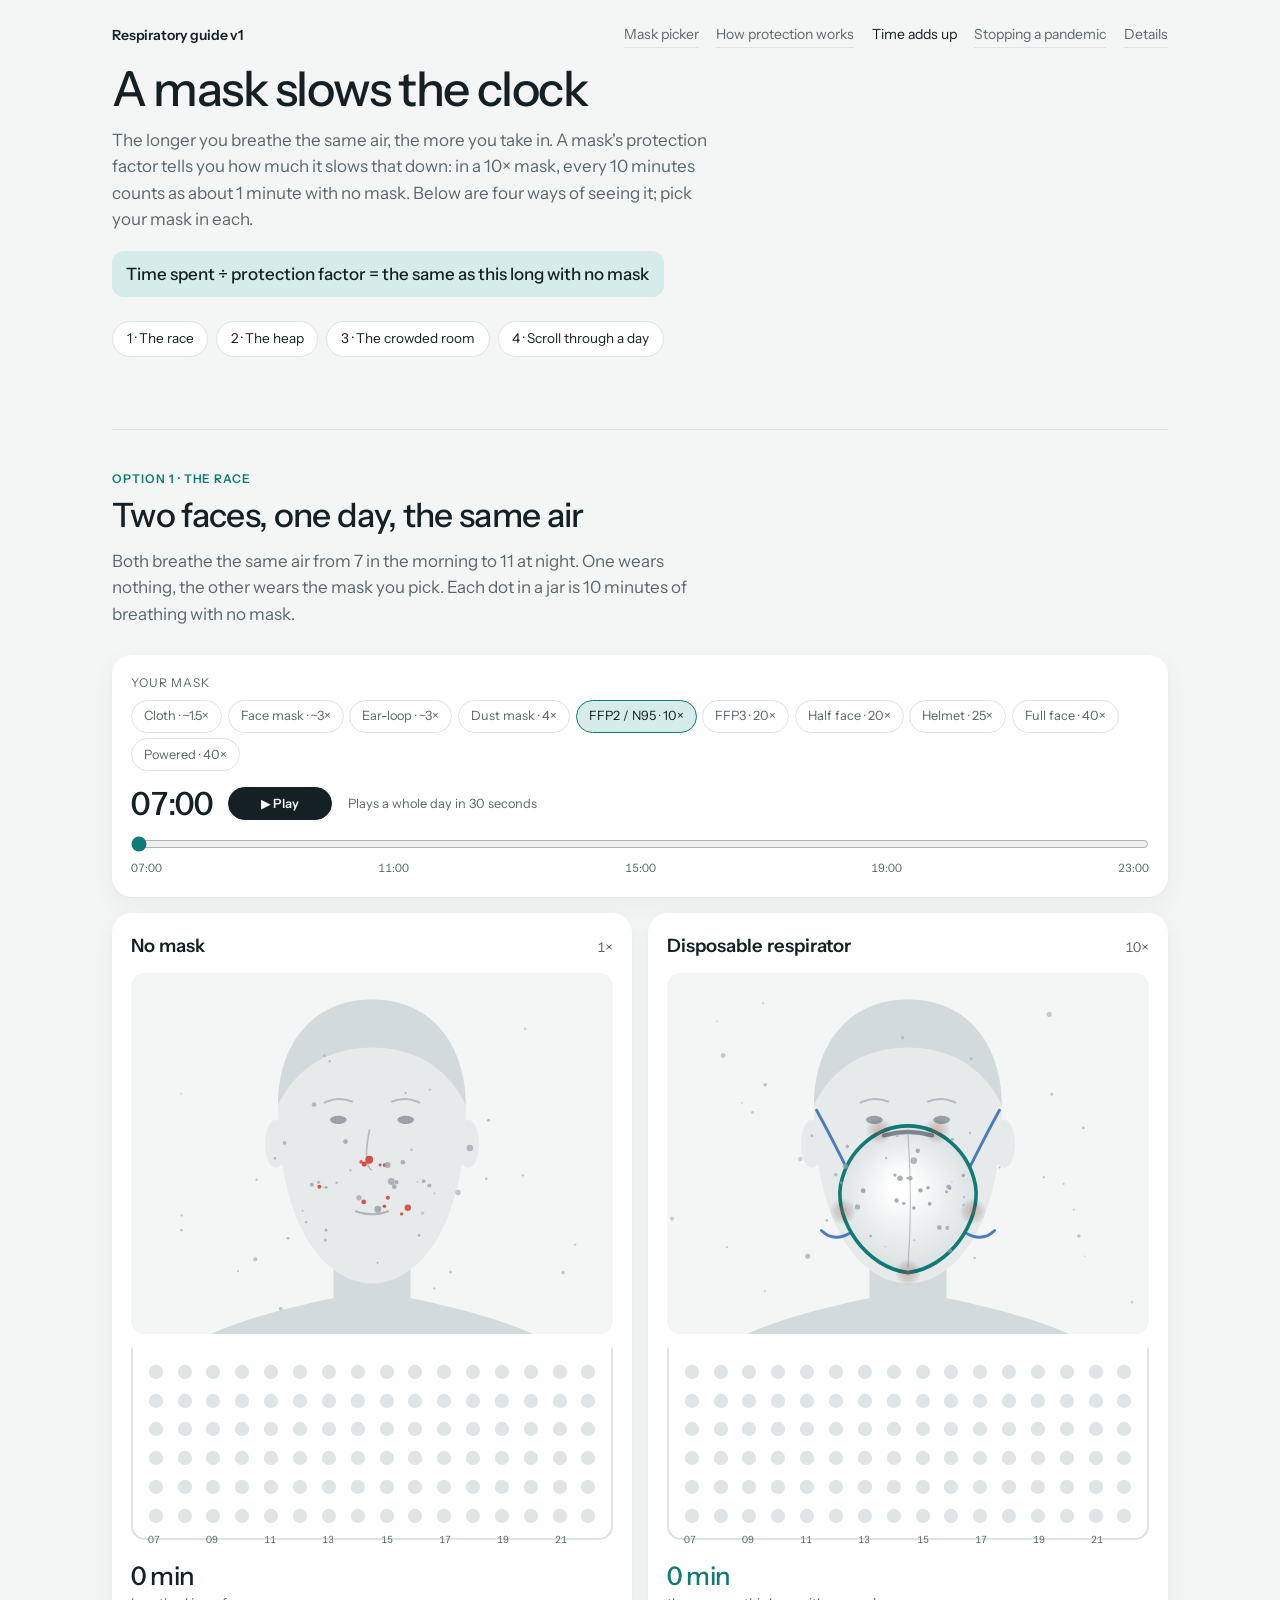
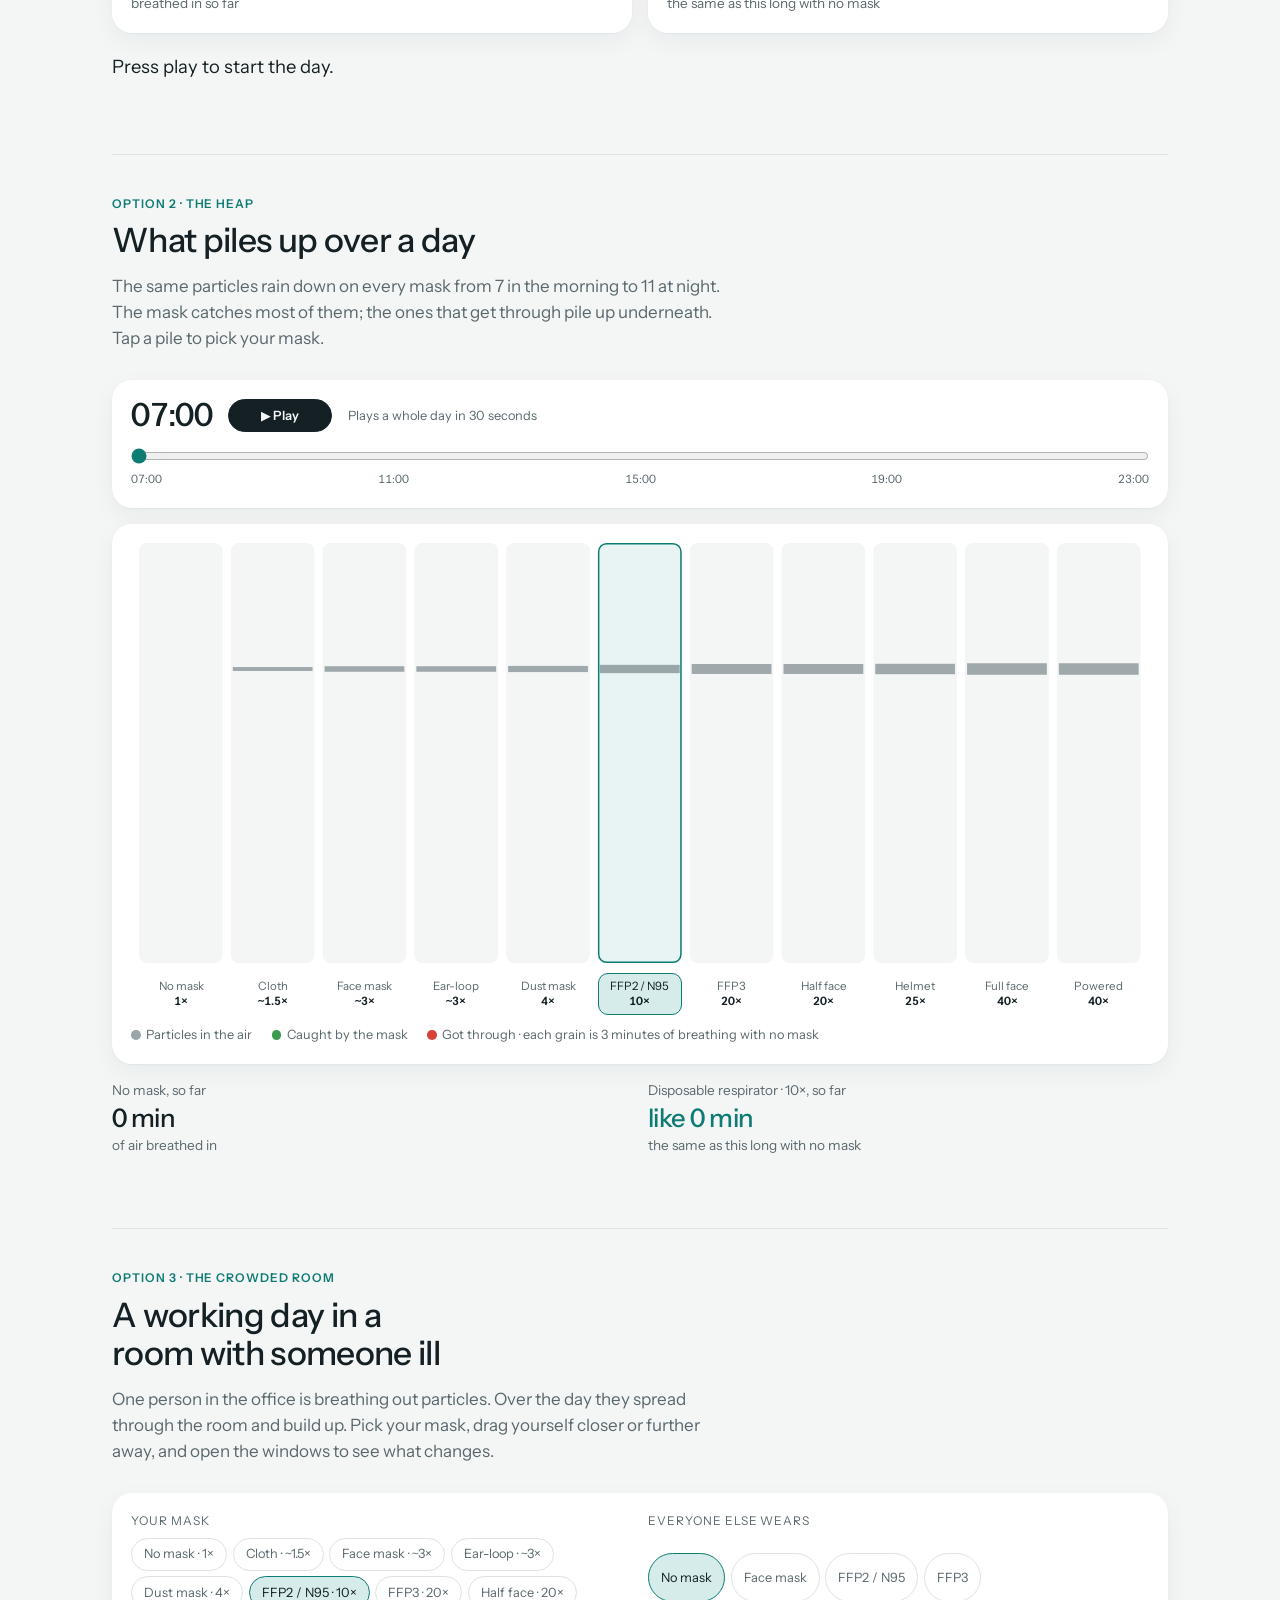
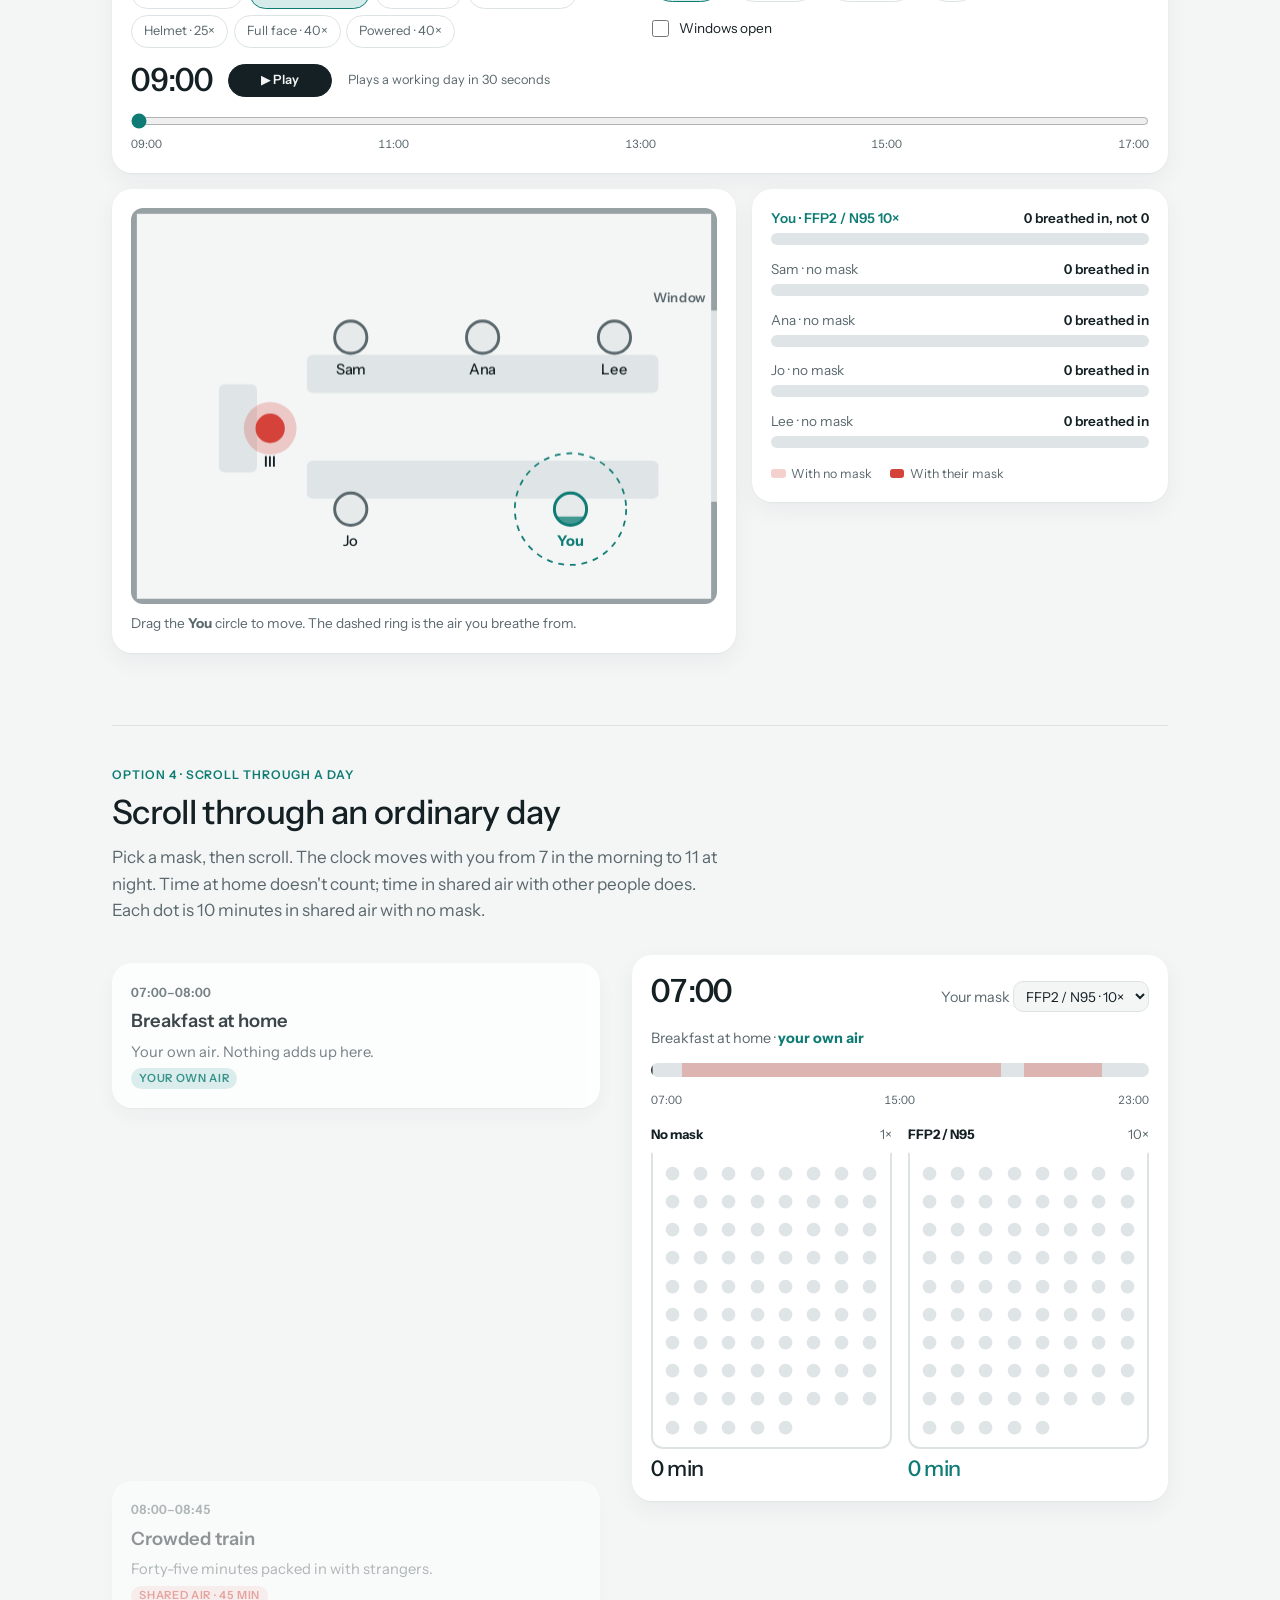
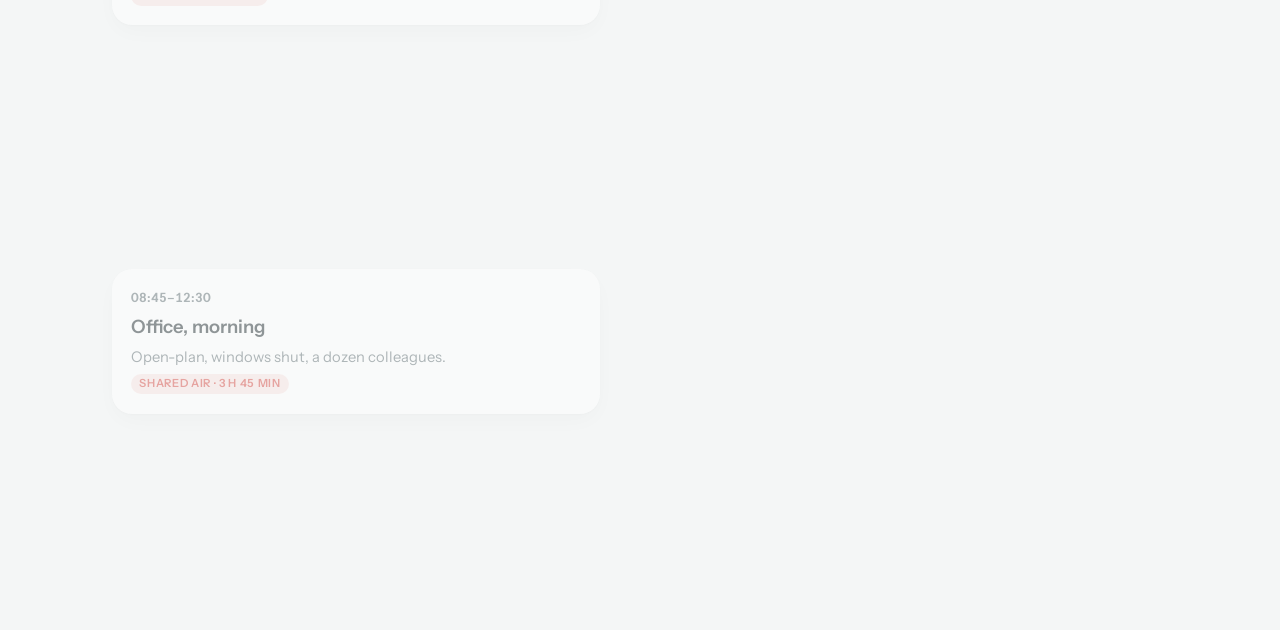
<file: time-heap.html>
<!doctype html>
<html lang="en">
<head>
<meta charset="utf-8">
<title>Time Adds Up</title>
<meta http-equiv="refresh" content="0; url=time.html#heap">
<link rel="canonical" href="time.html#heap">
</head>
<body>
<p>Option 2 · The heap is now on the <a href="time.html#heap">Time adds up page</a>.</p>
</body>
</html>
</file>
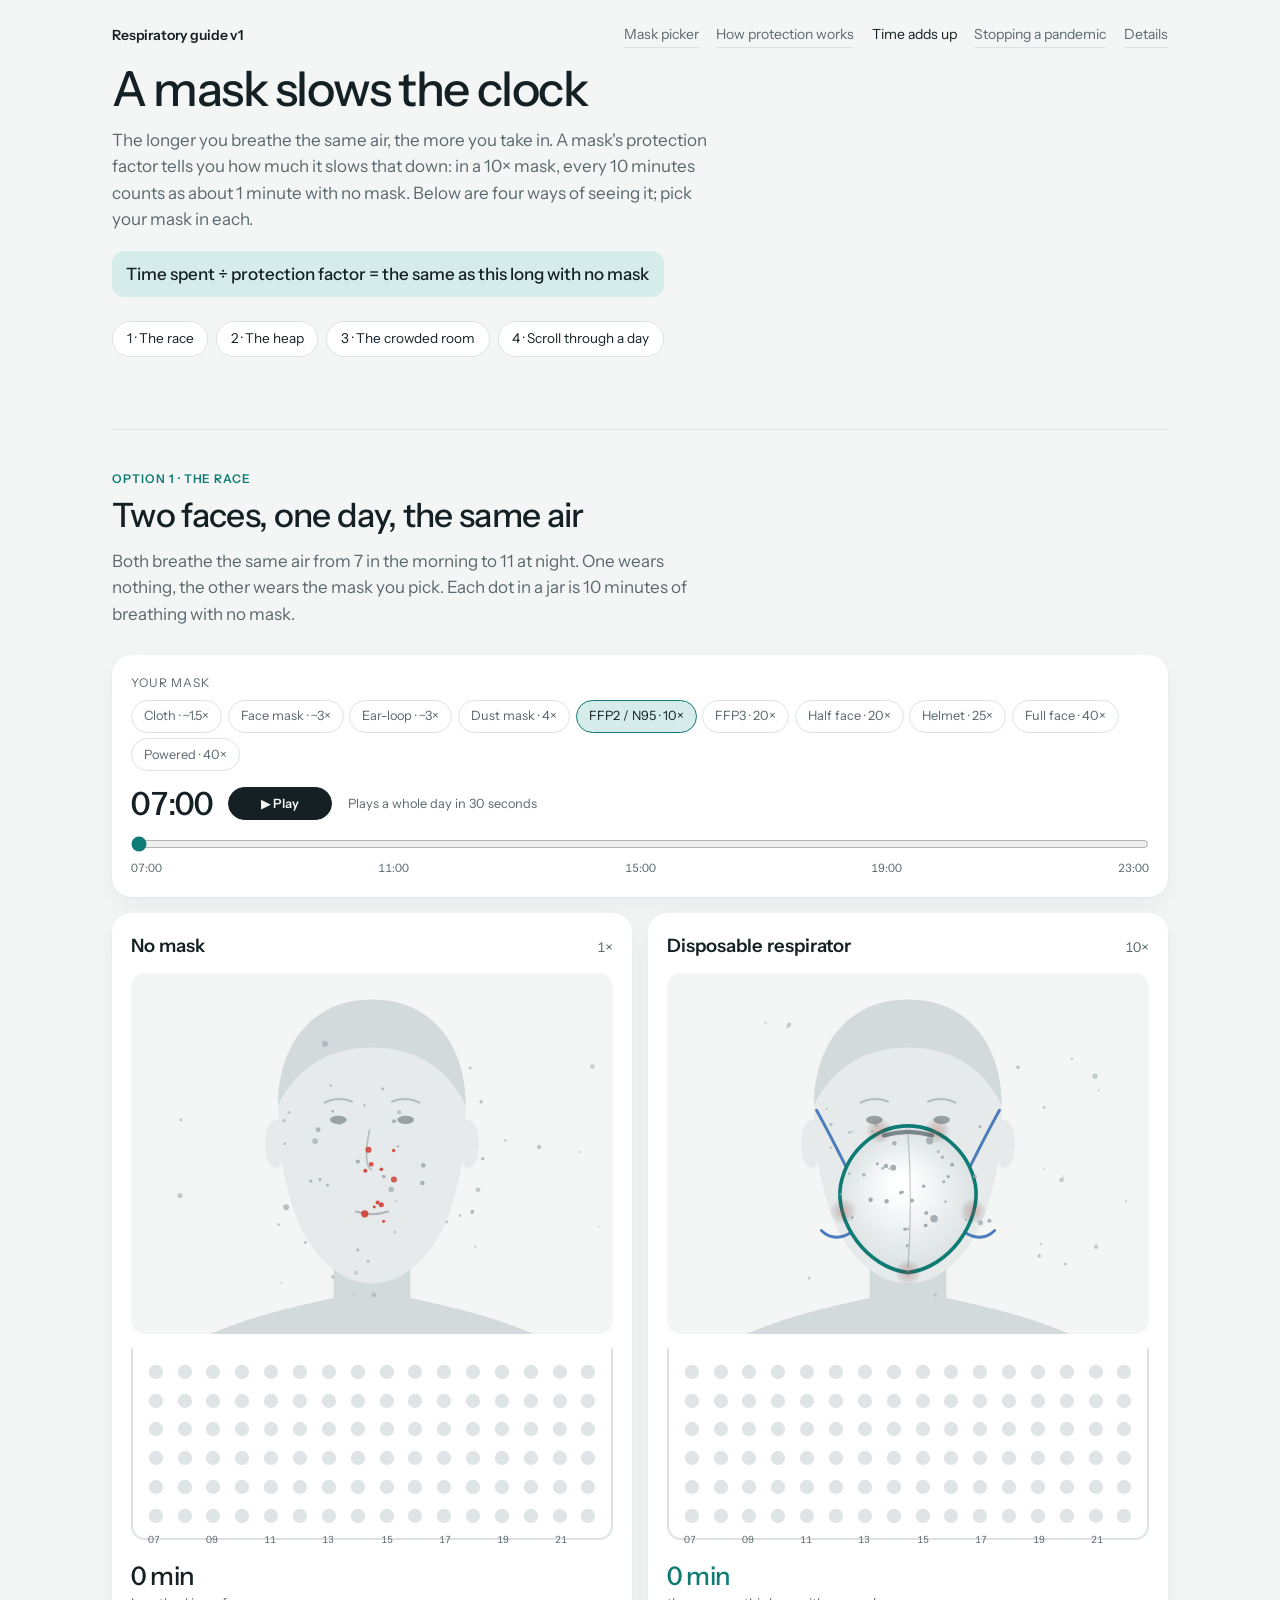
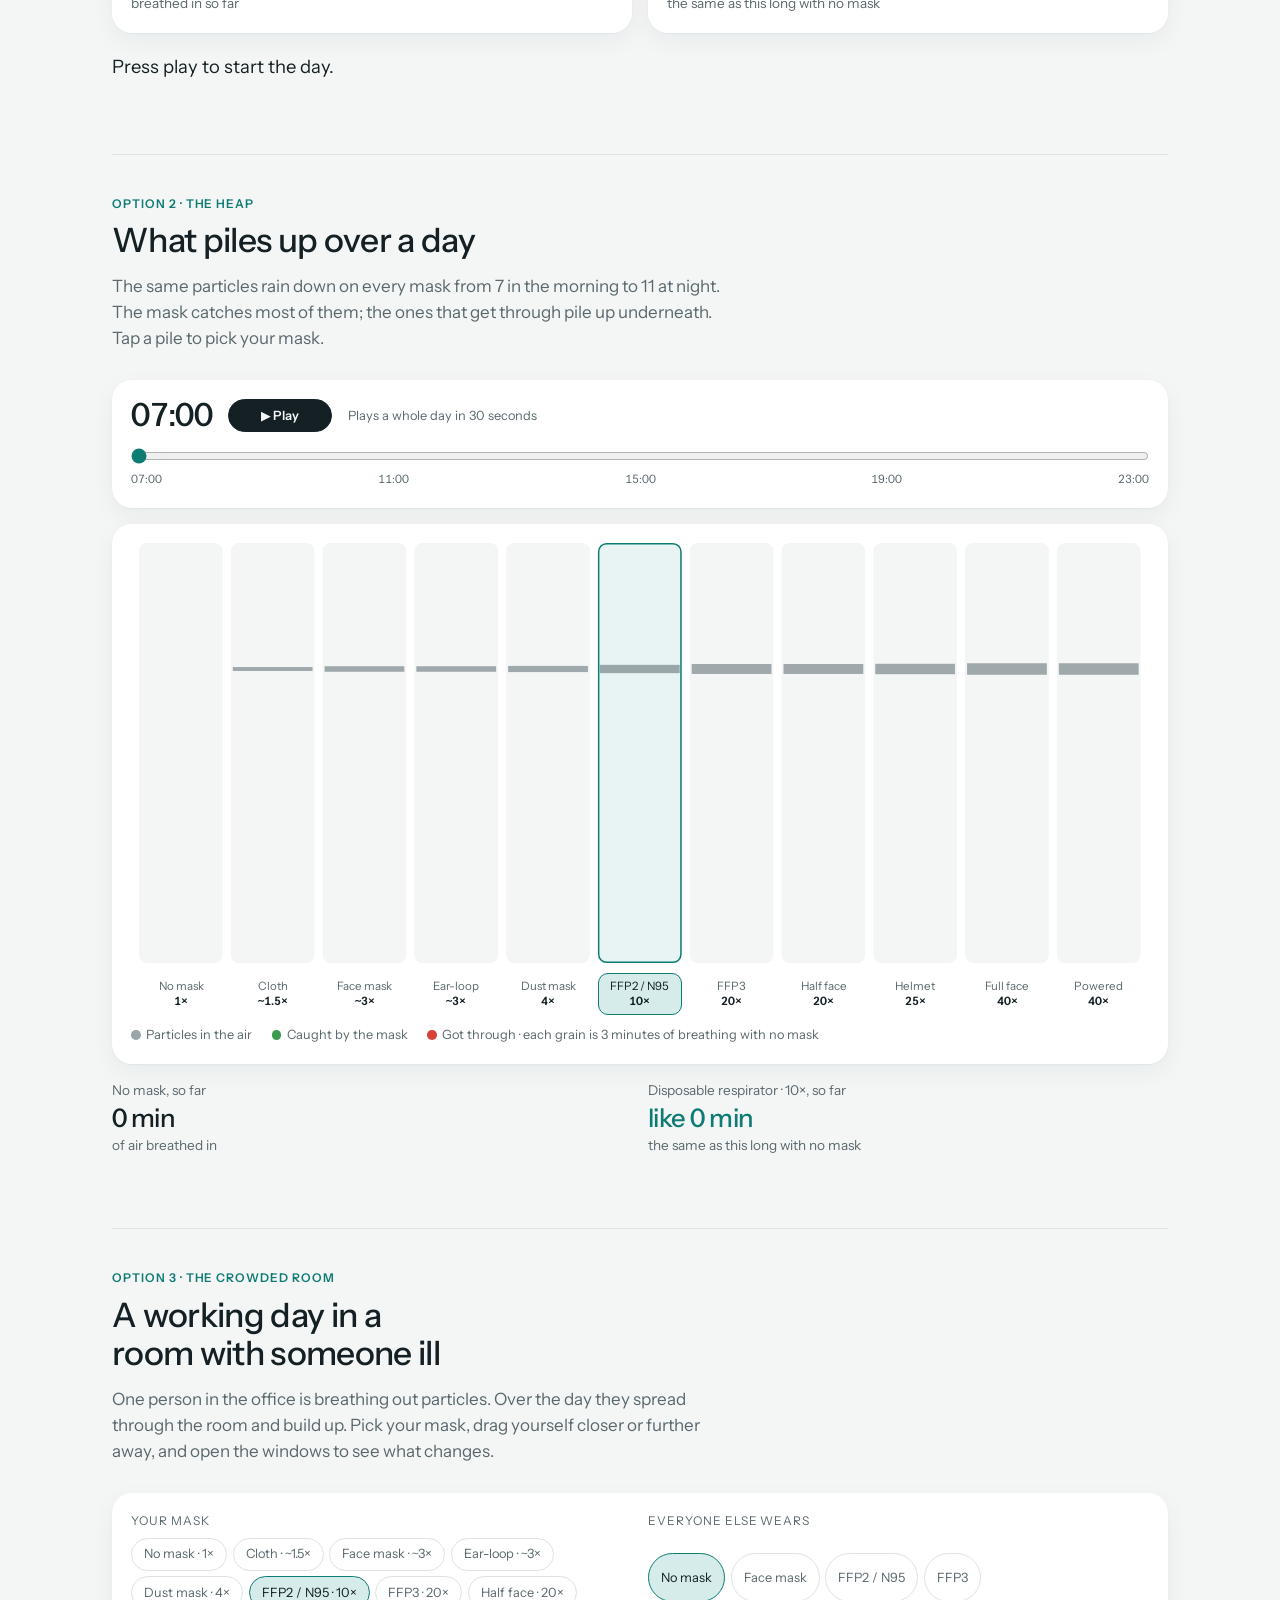
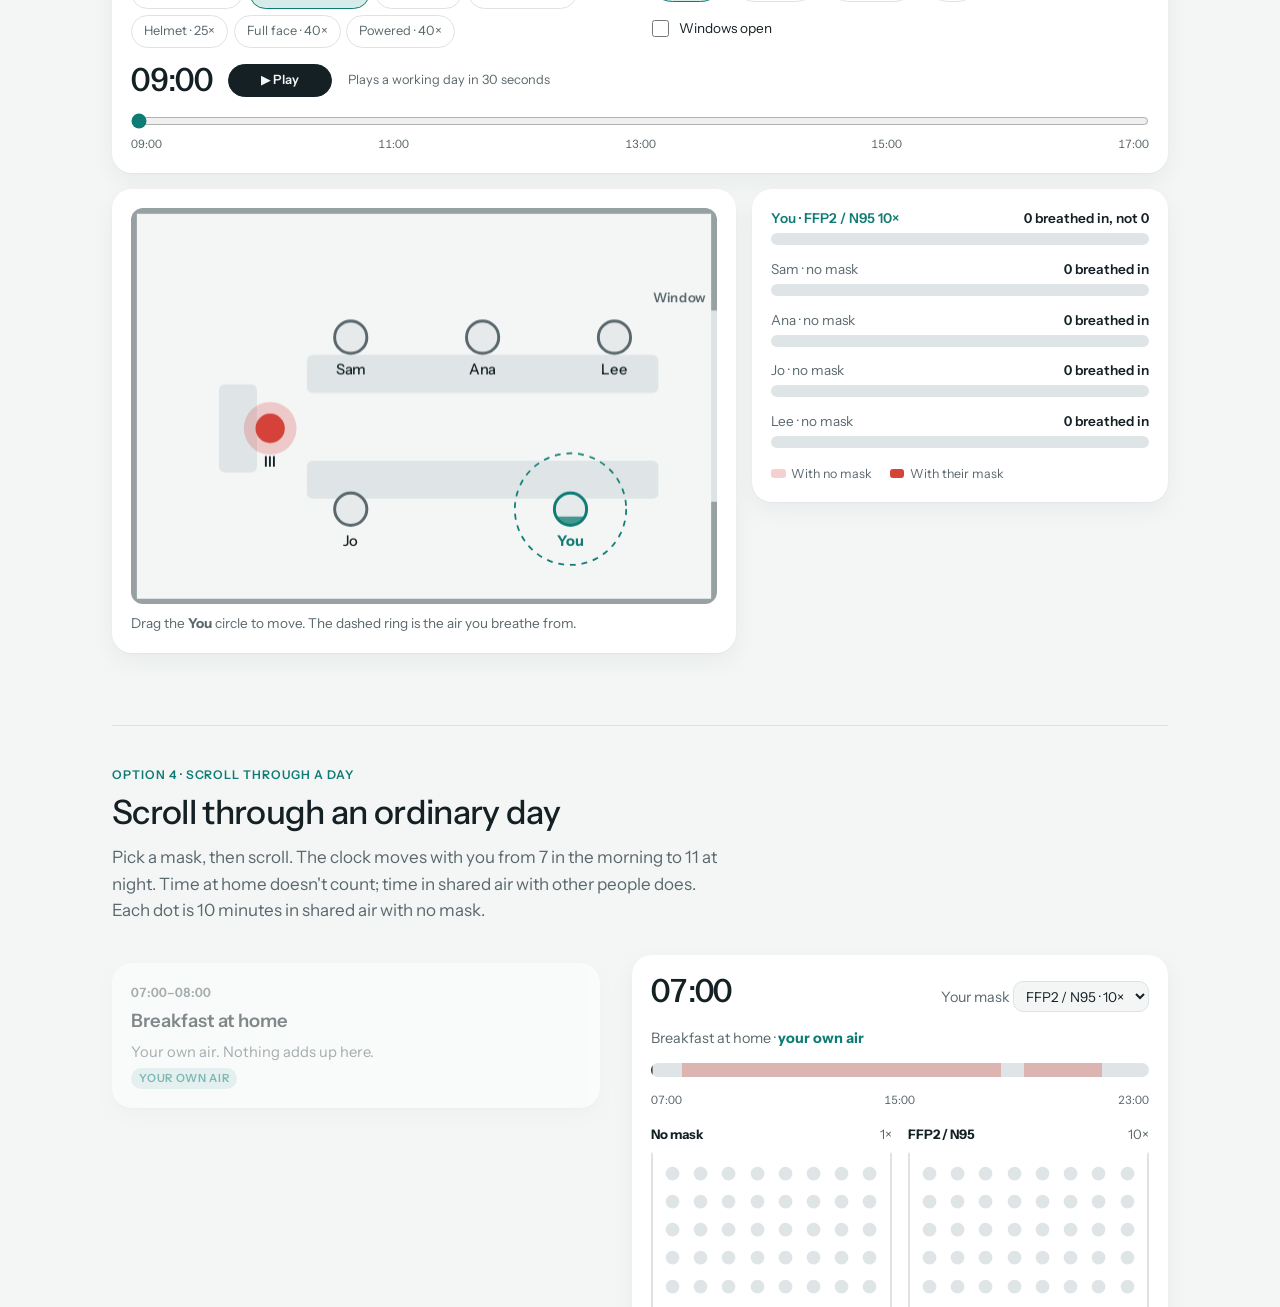
<file: time-options.html>
<!doctype html>
<html lang="en">
<head>
<meta charset="utf-8">
<title>Time Adds Up</title>
<meta http-equiv="refresh" content="0; url=time.html#options">
<link rel="canonical" href="time.html#options">
</head>
<body>
<p>The four options is now on the <a href="time.html#options">Time adds up page</a>.</p>
</body>
</html>
</file>
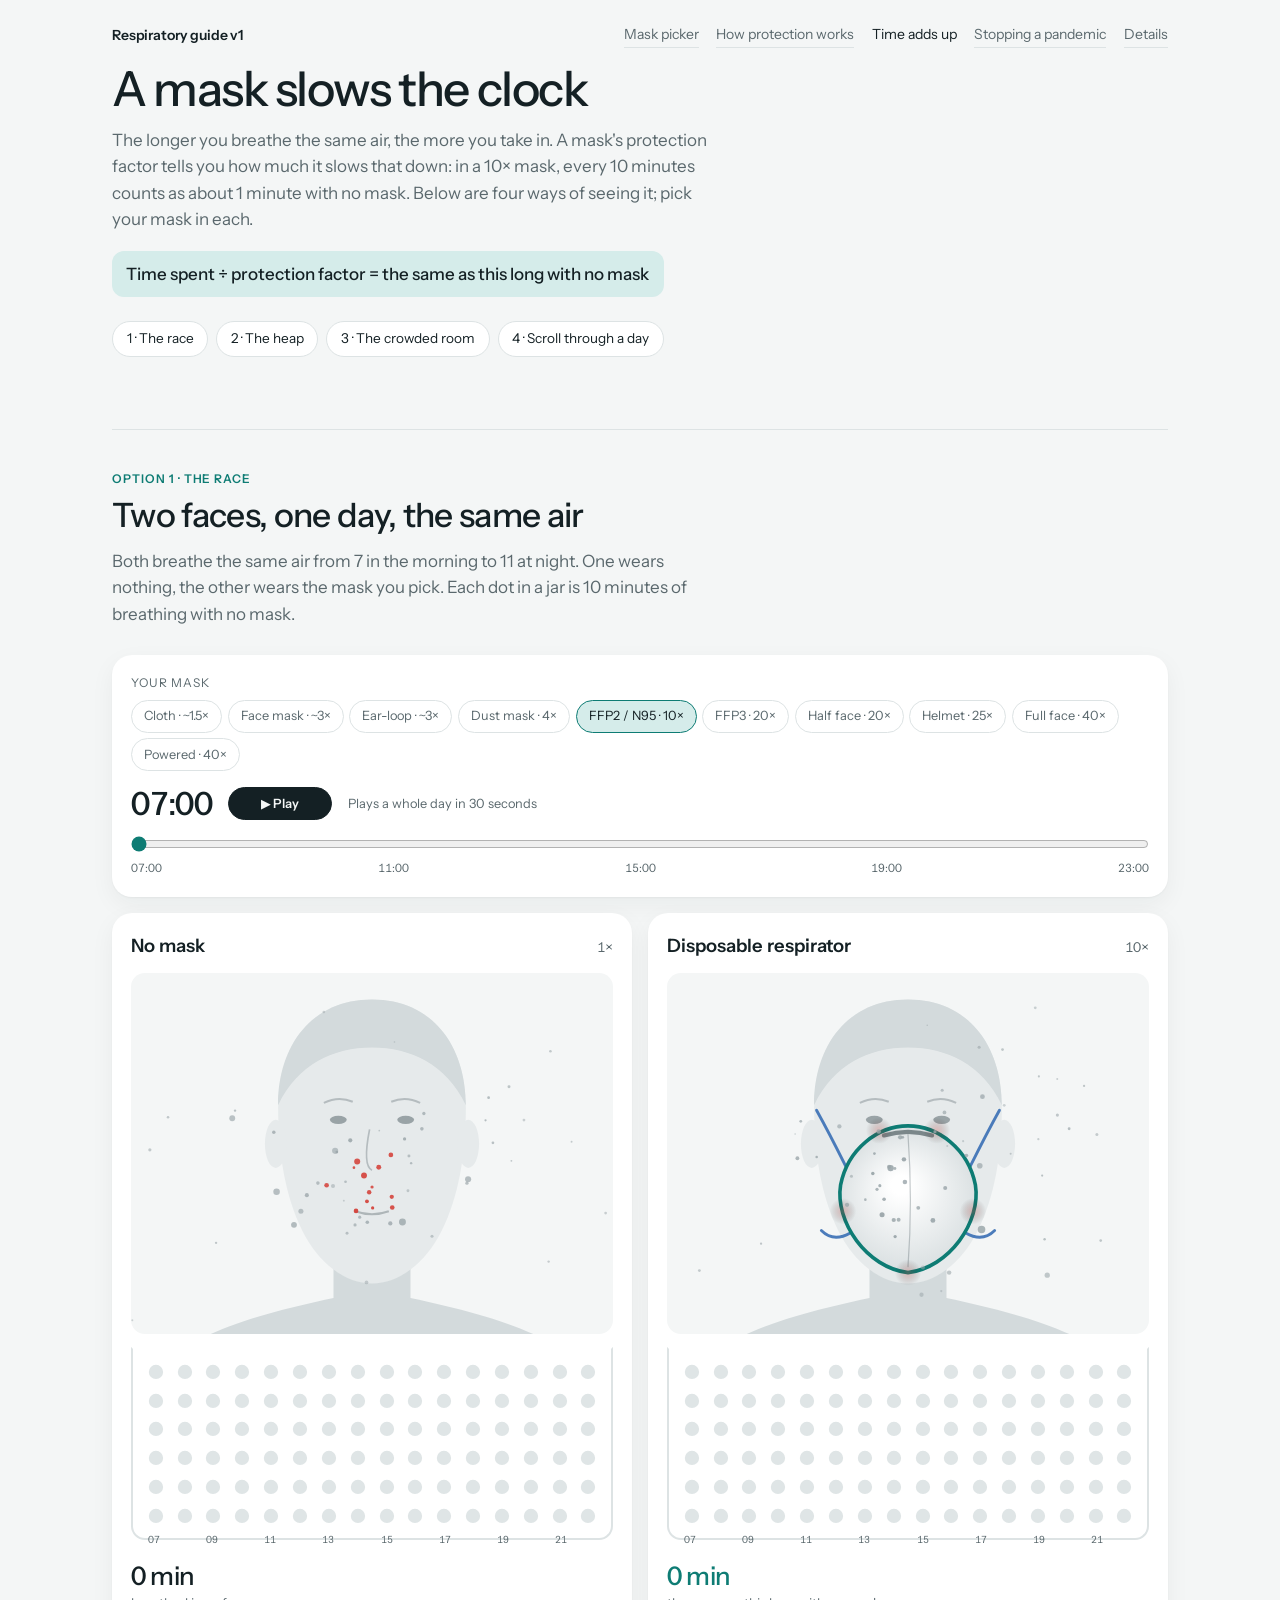
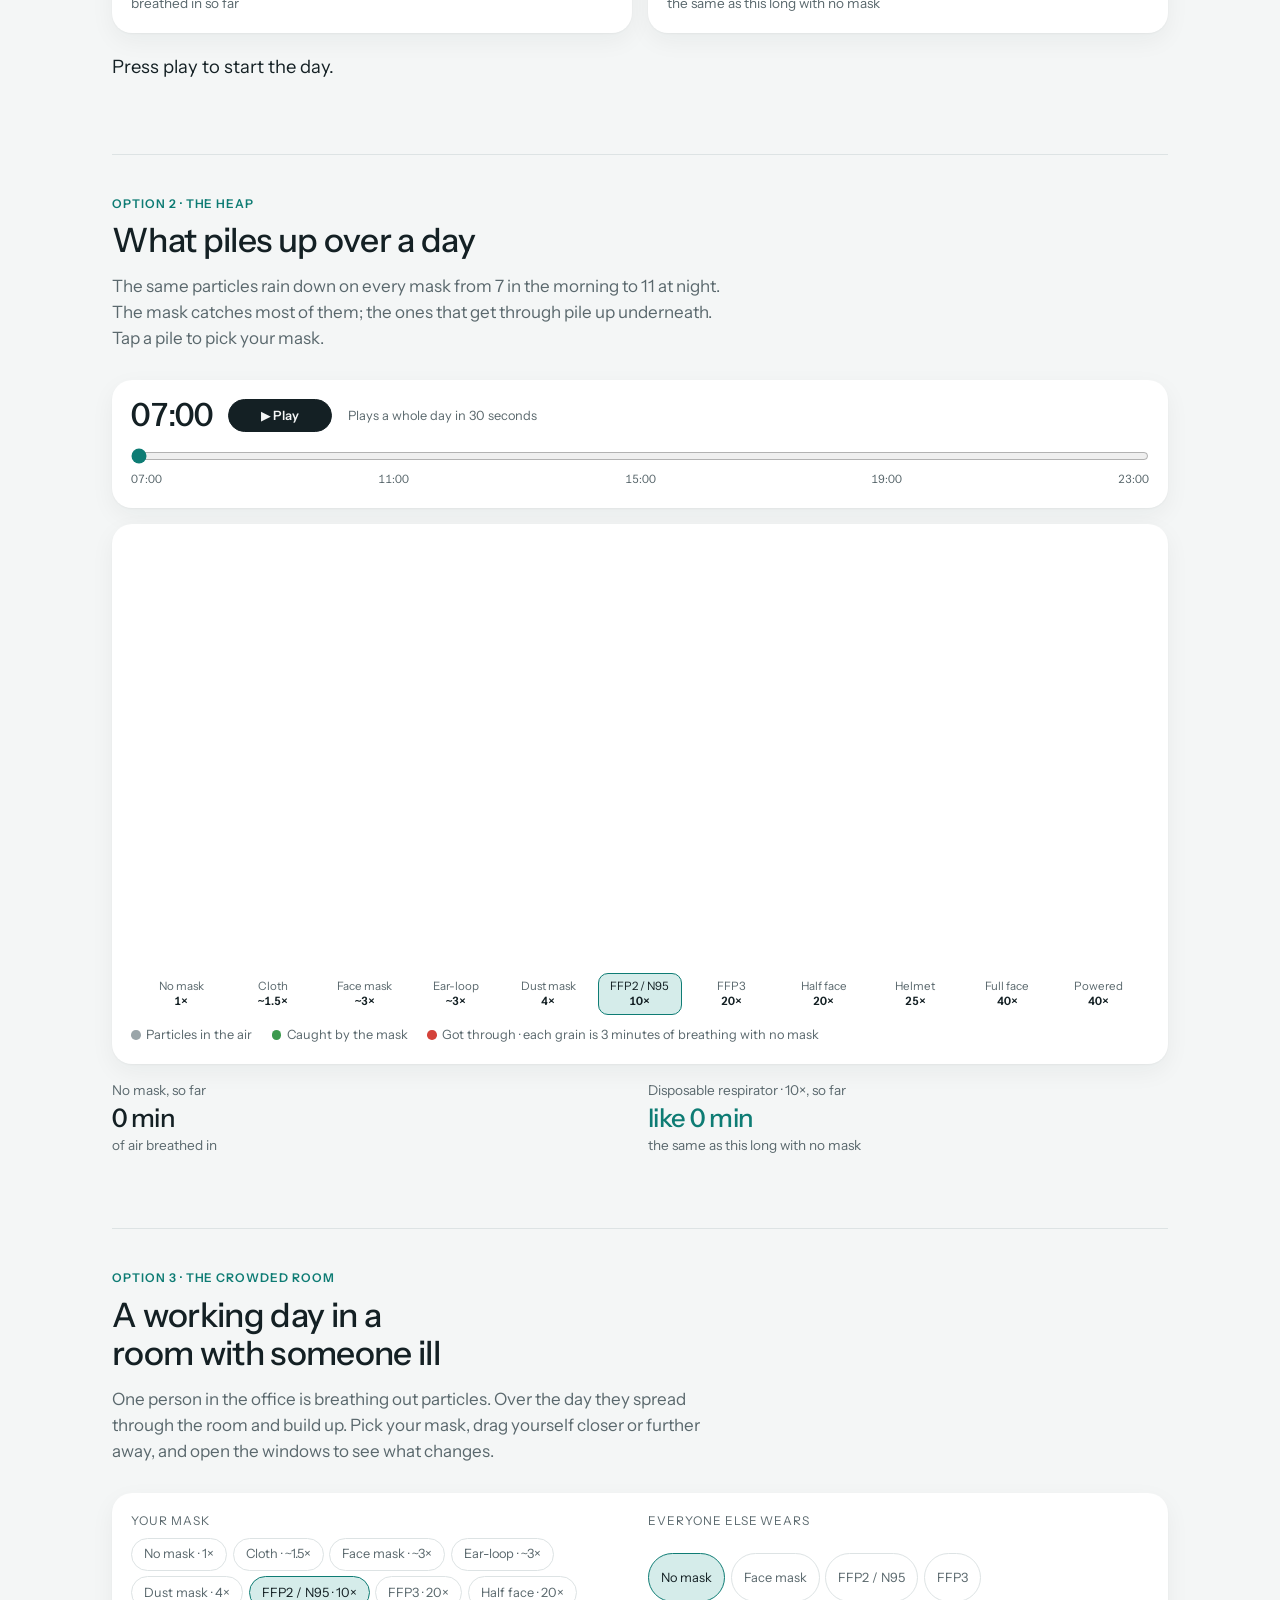
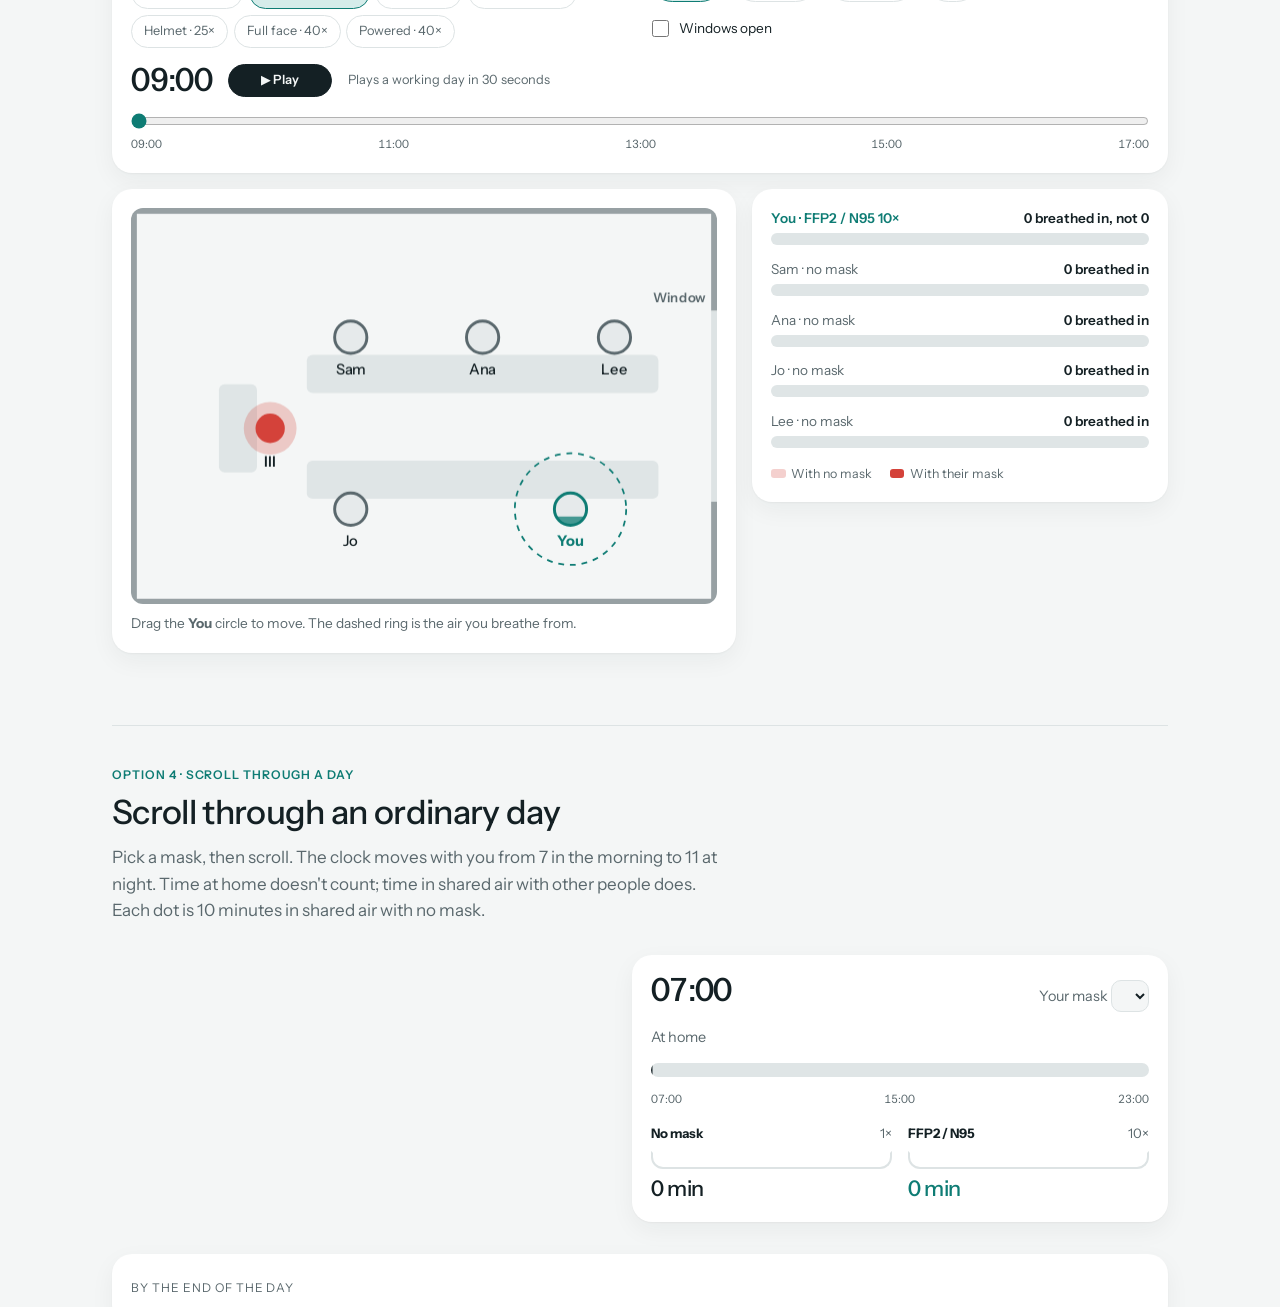
<file: time-race.html>
<!doctype html>
<html lang="en">
<head>
<meta charset="utf-8">
<title>Time Adds Up</title>
<meta http-equiv="refresh" content="0; url=time.html#race">
<link rel="canonical" href="time.html#race">
</head>
<body>
<p>Option 1 · The race is now on the <a href="time.html#race">Time adds up page</a>.</p>
</body>
</html>
</file>
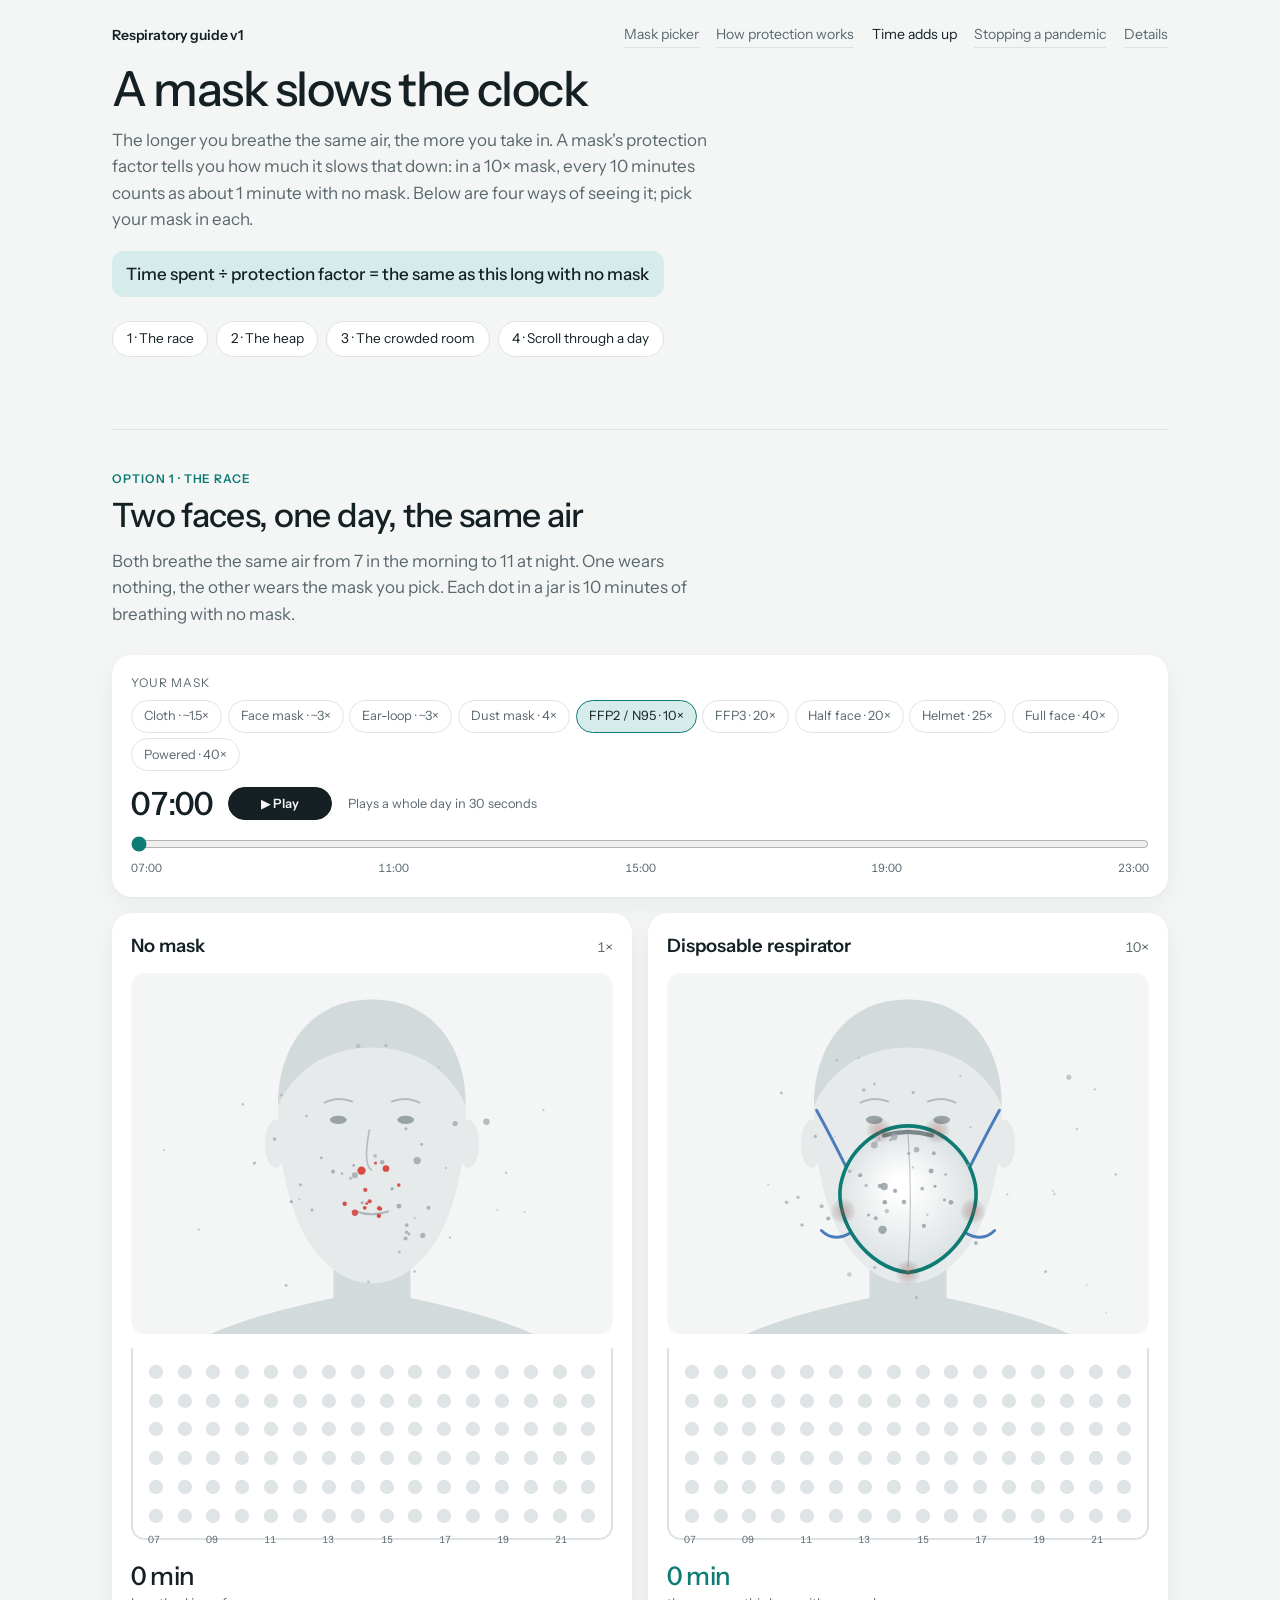
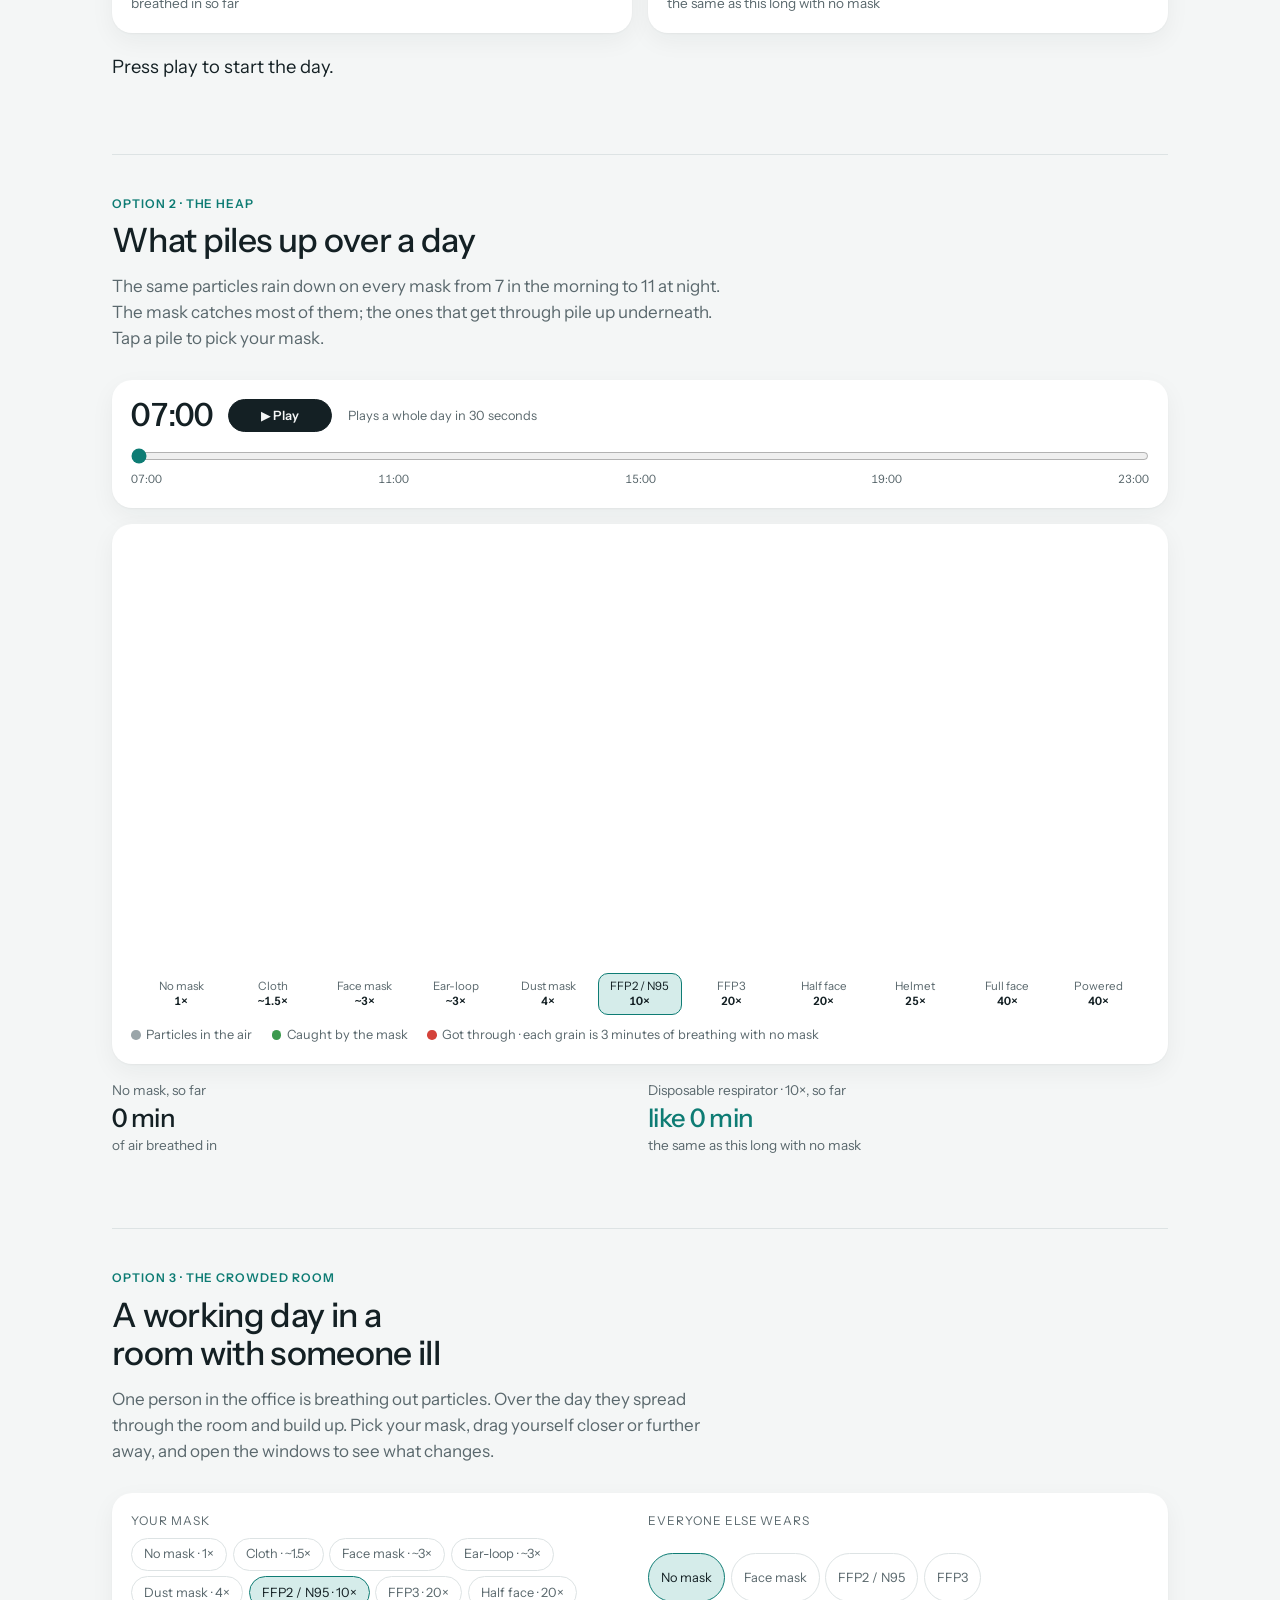
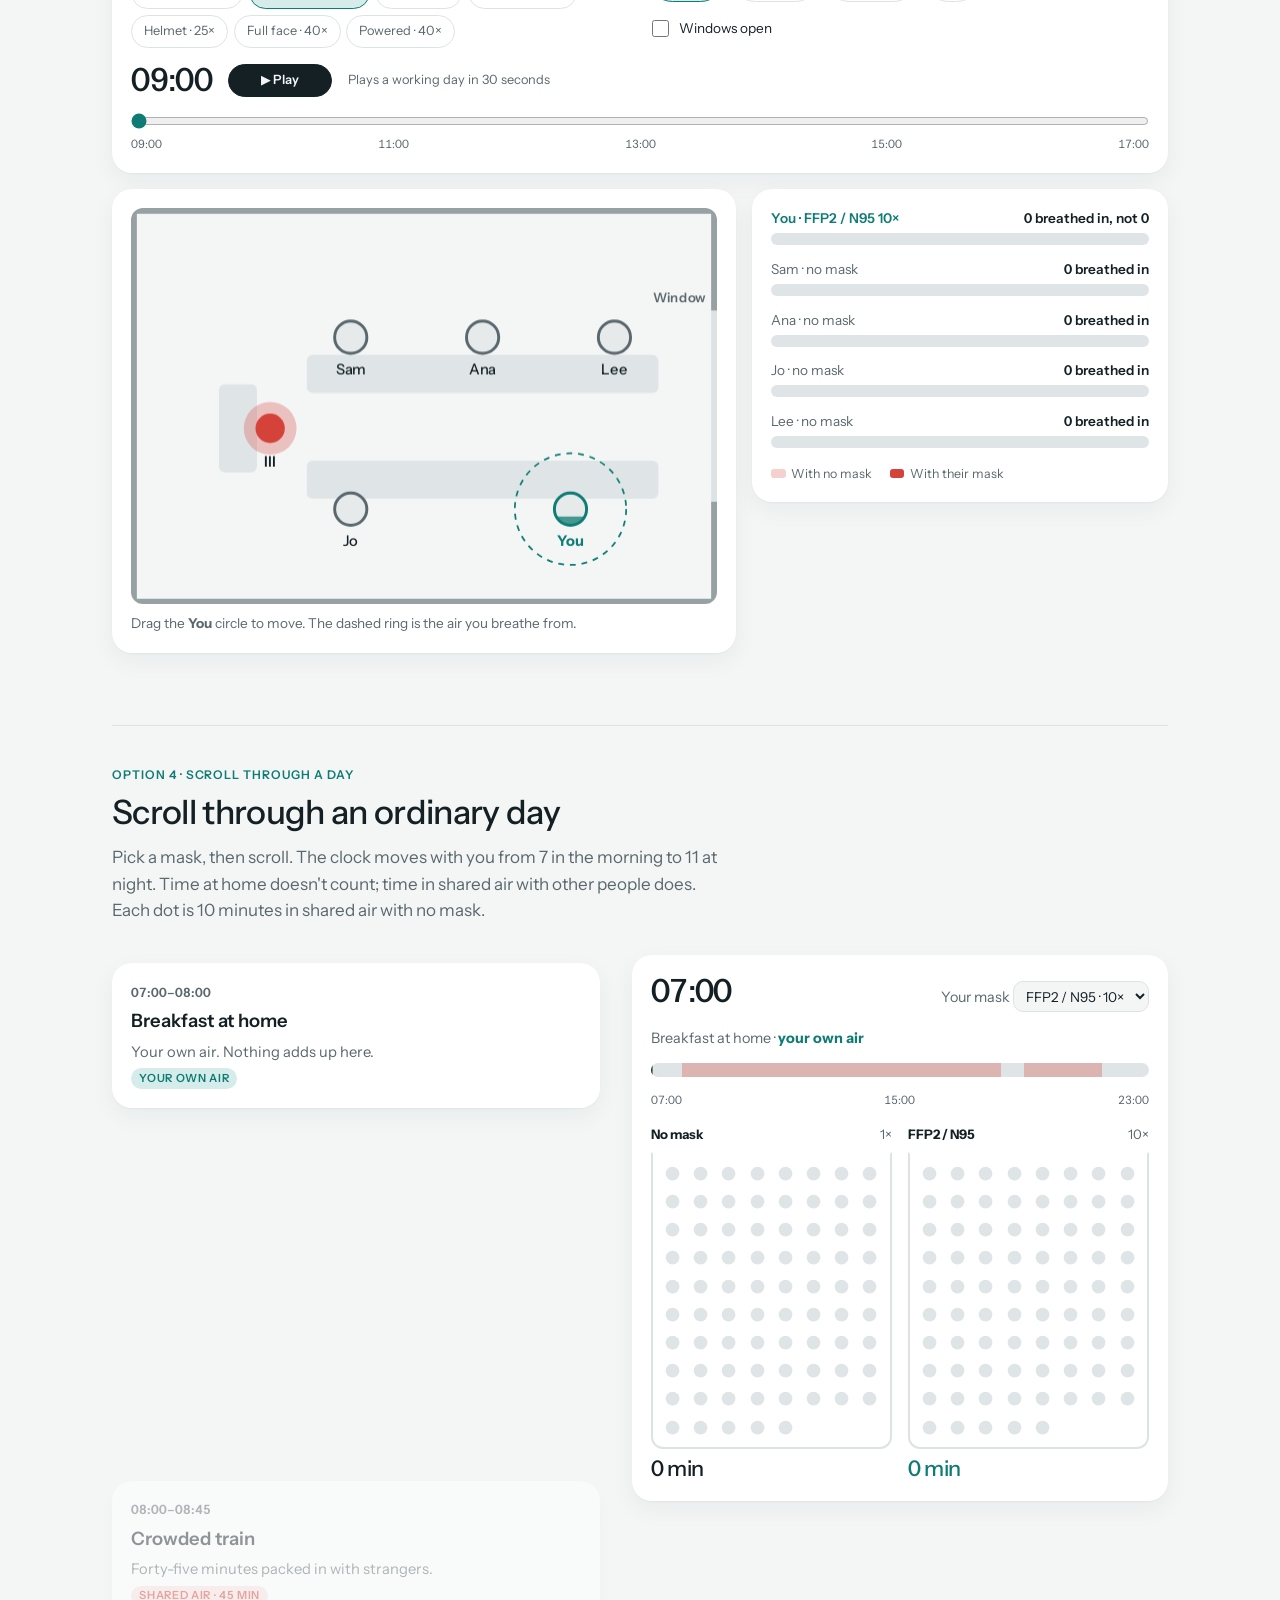
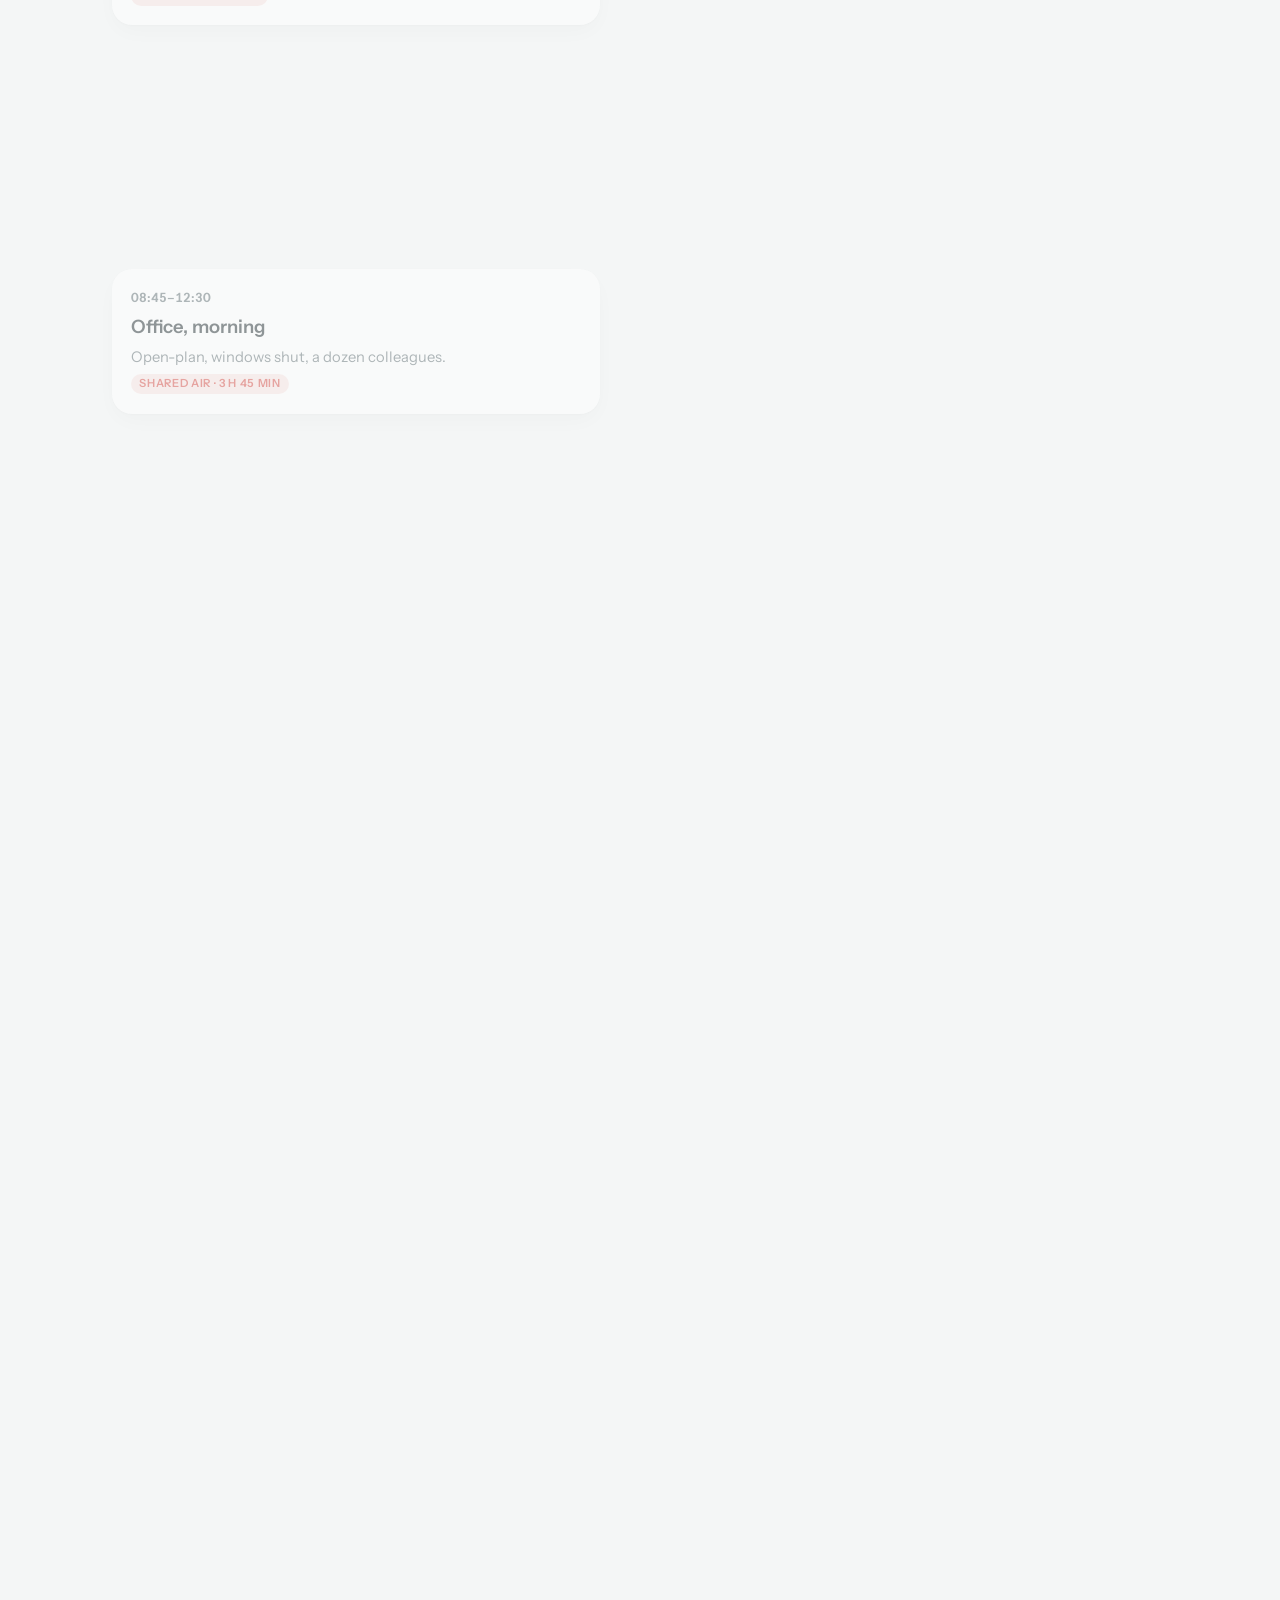
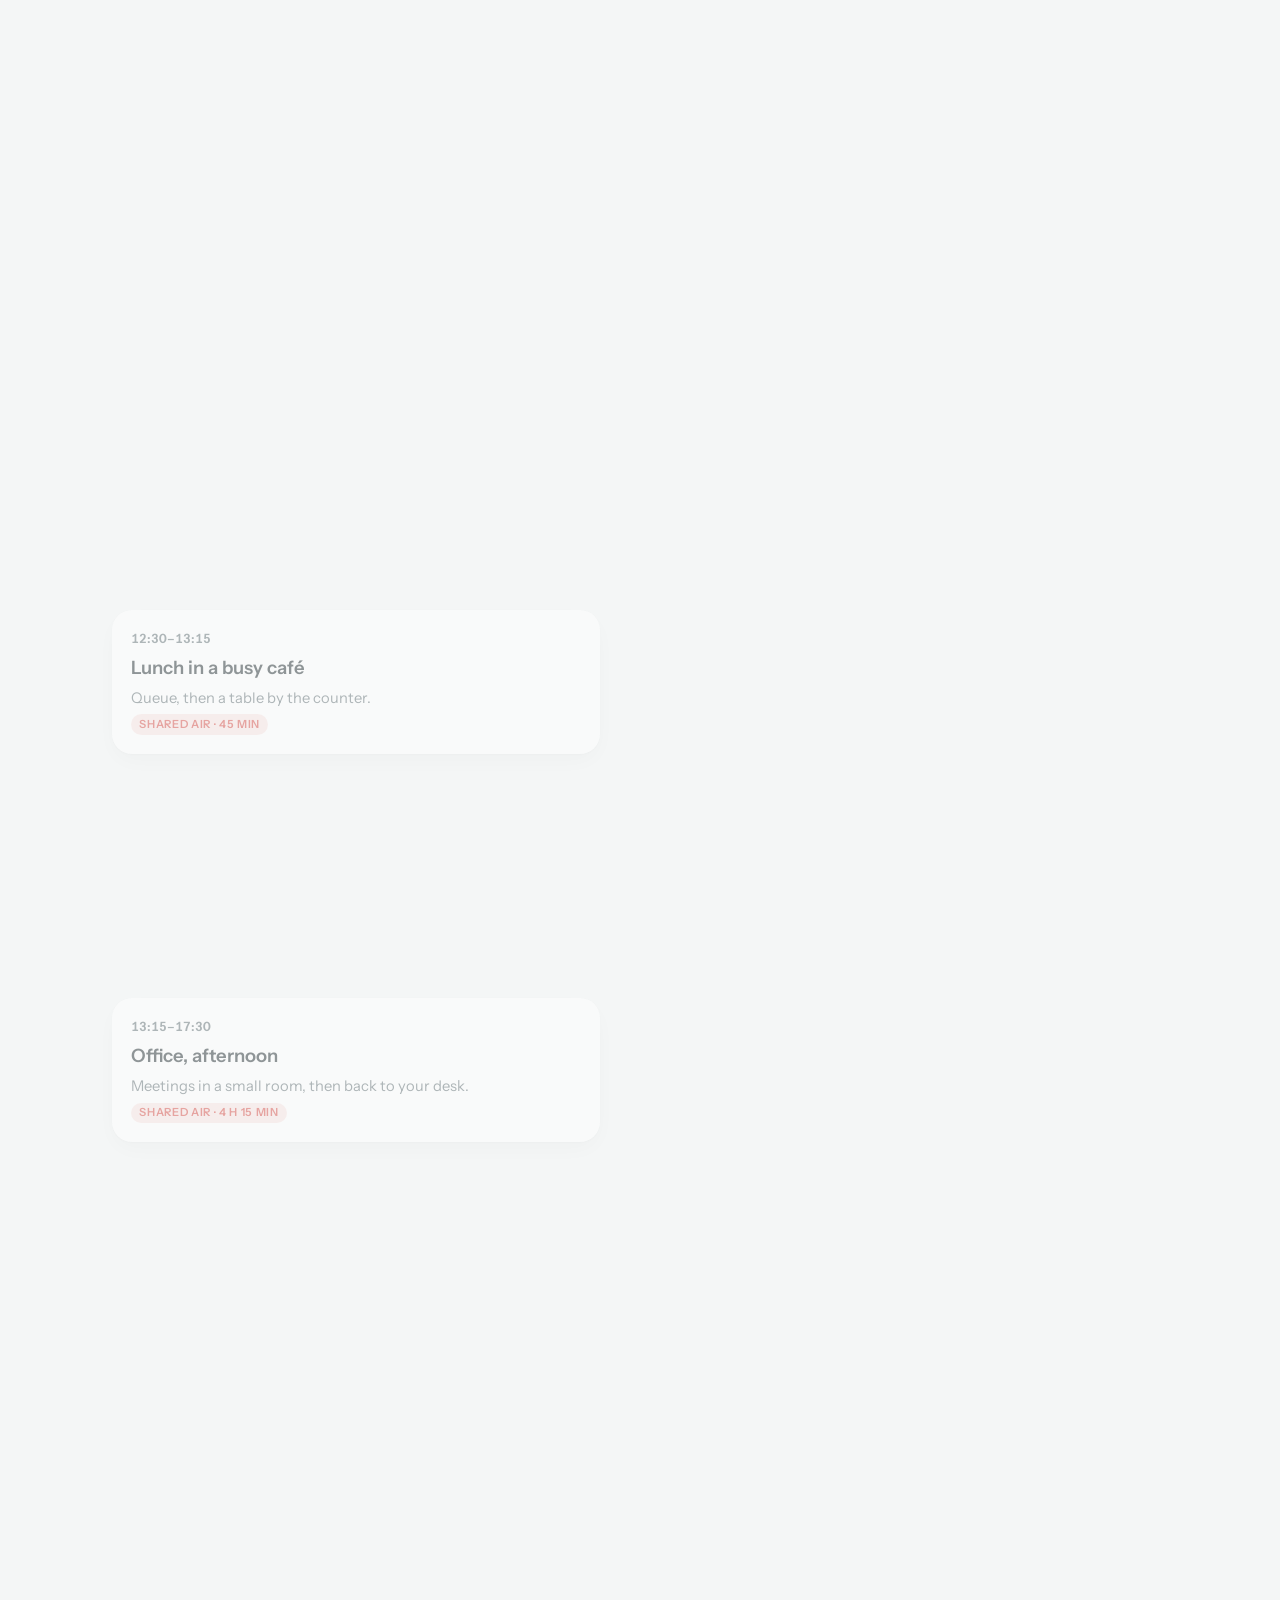
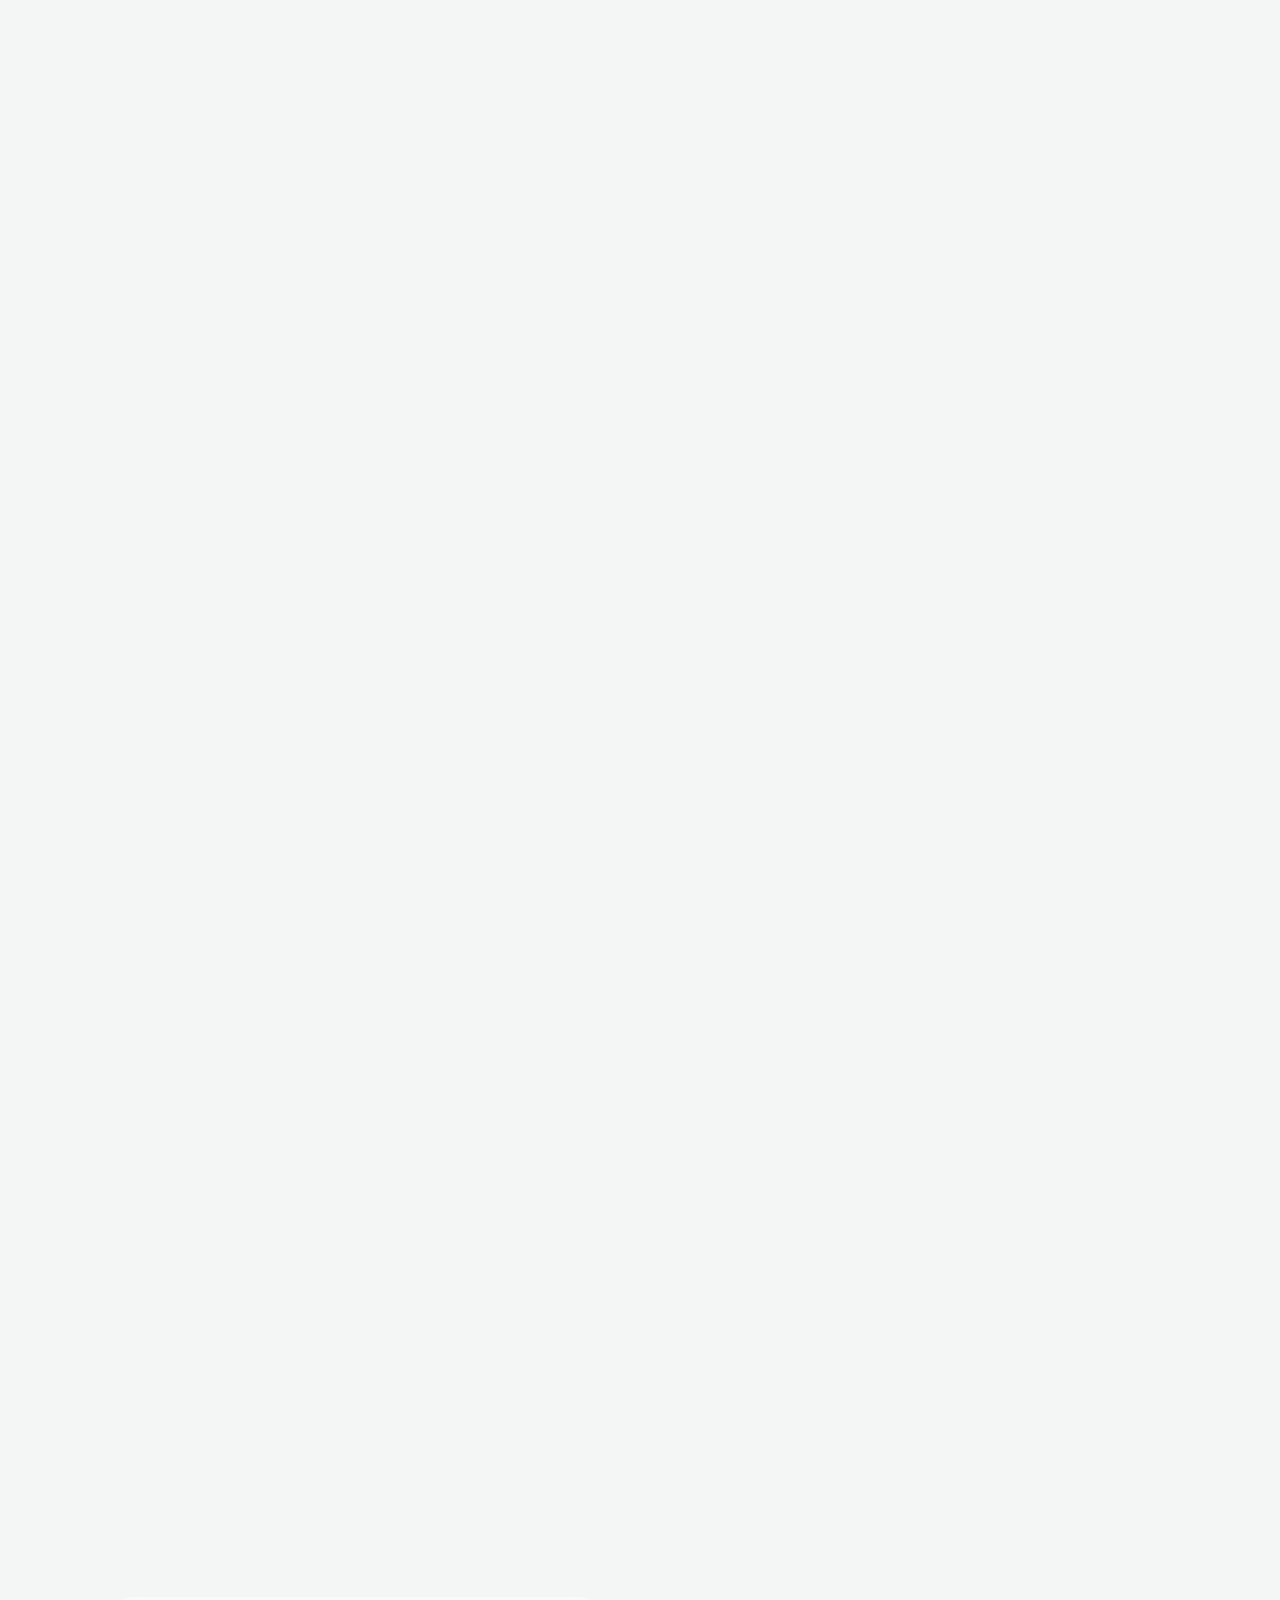
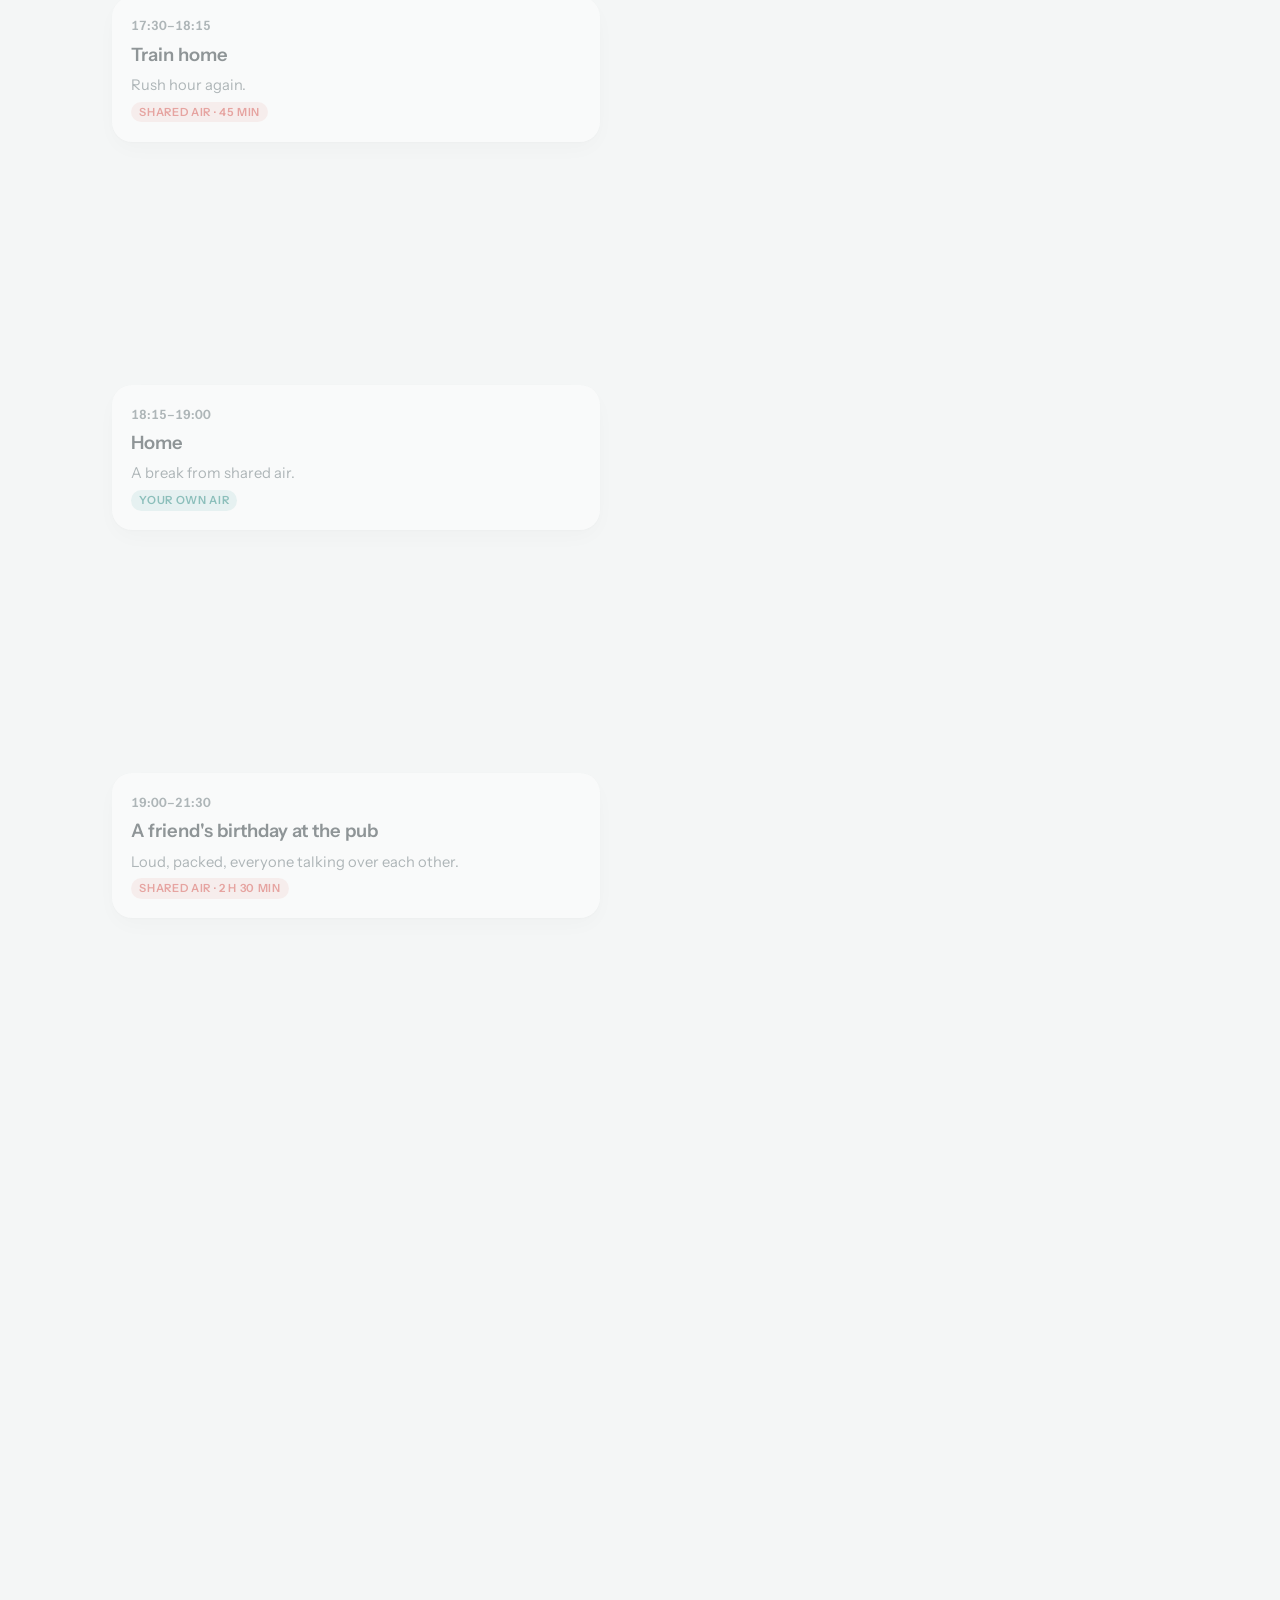
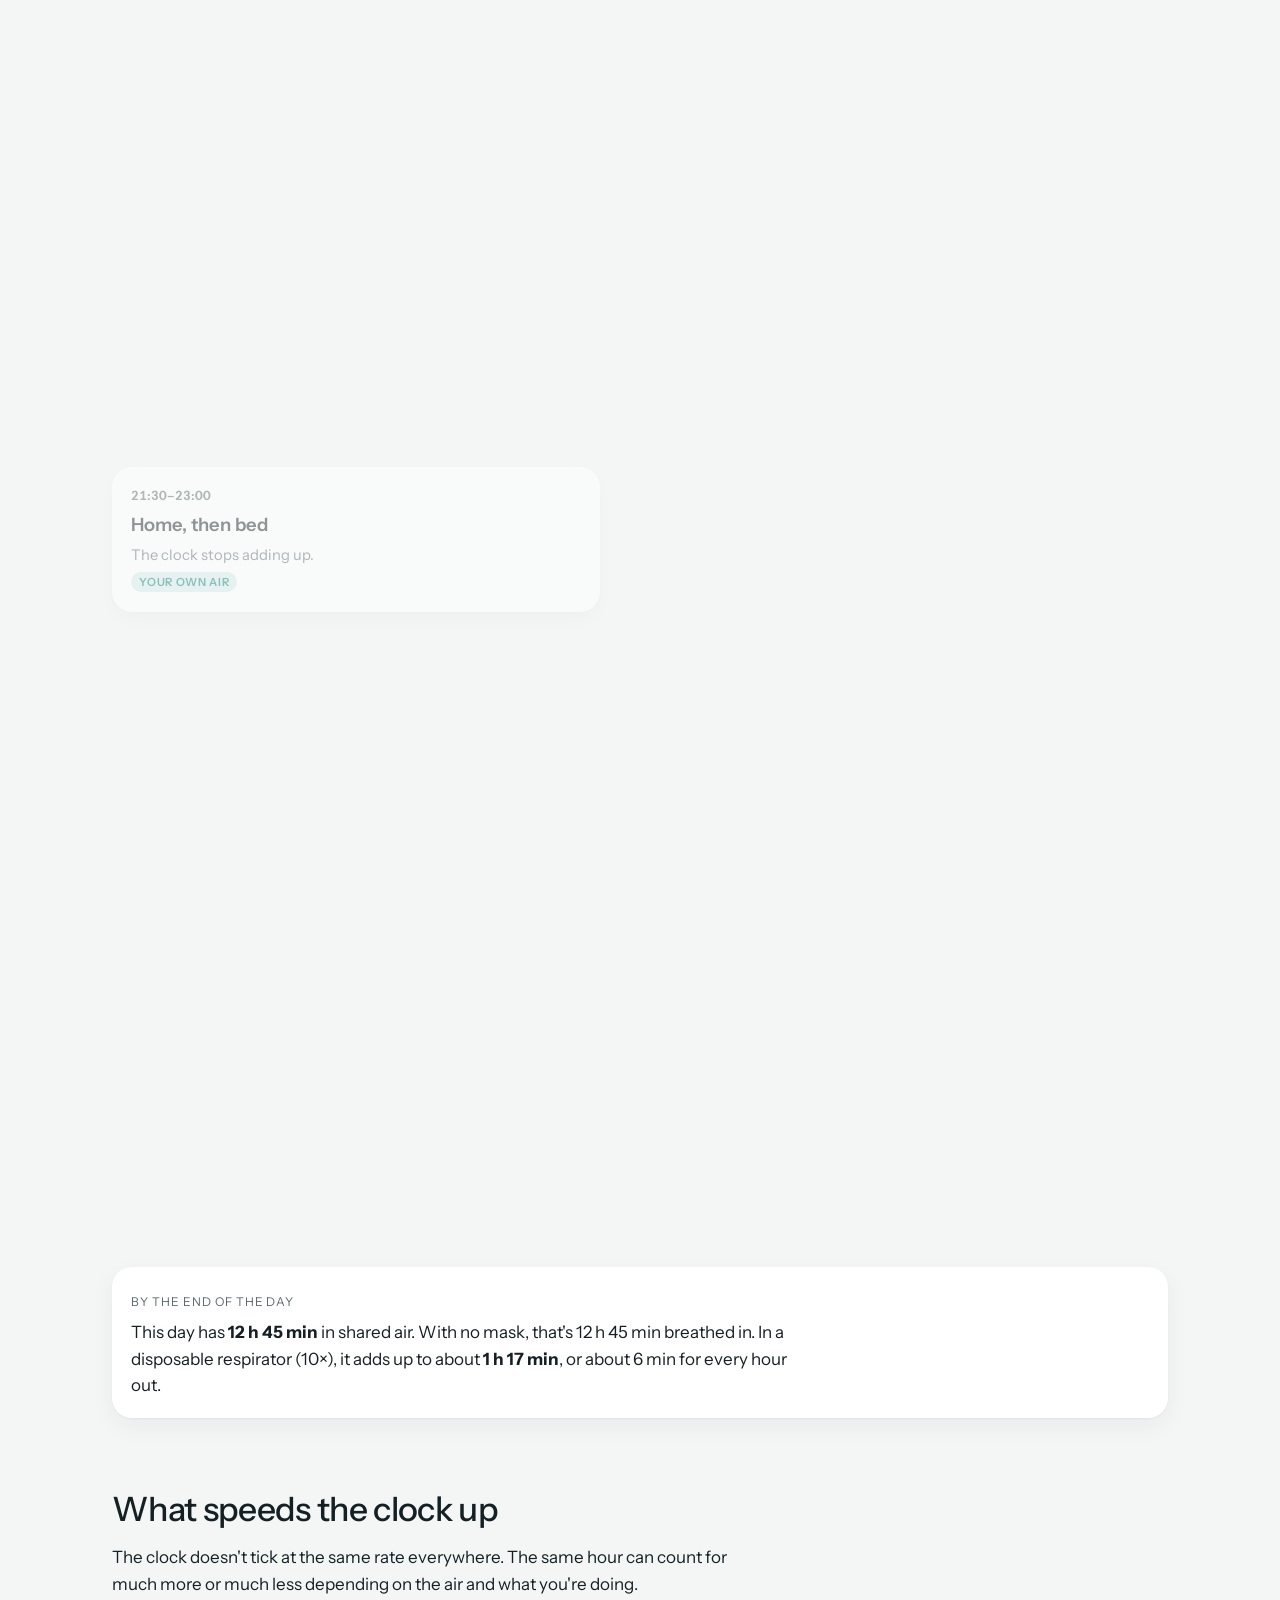
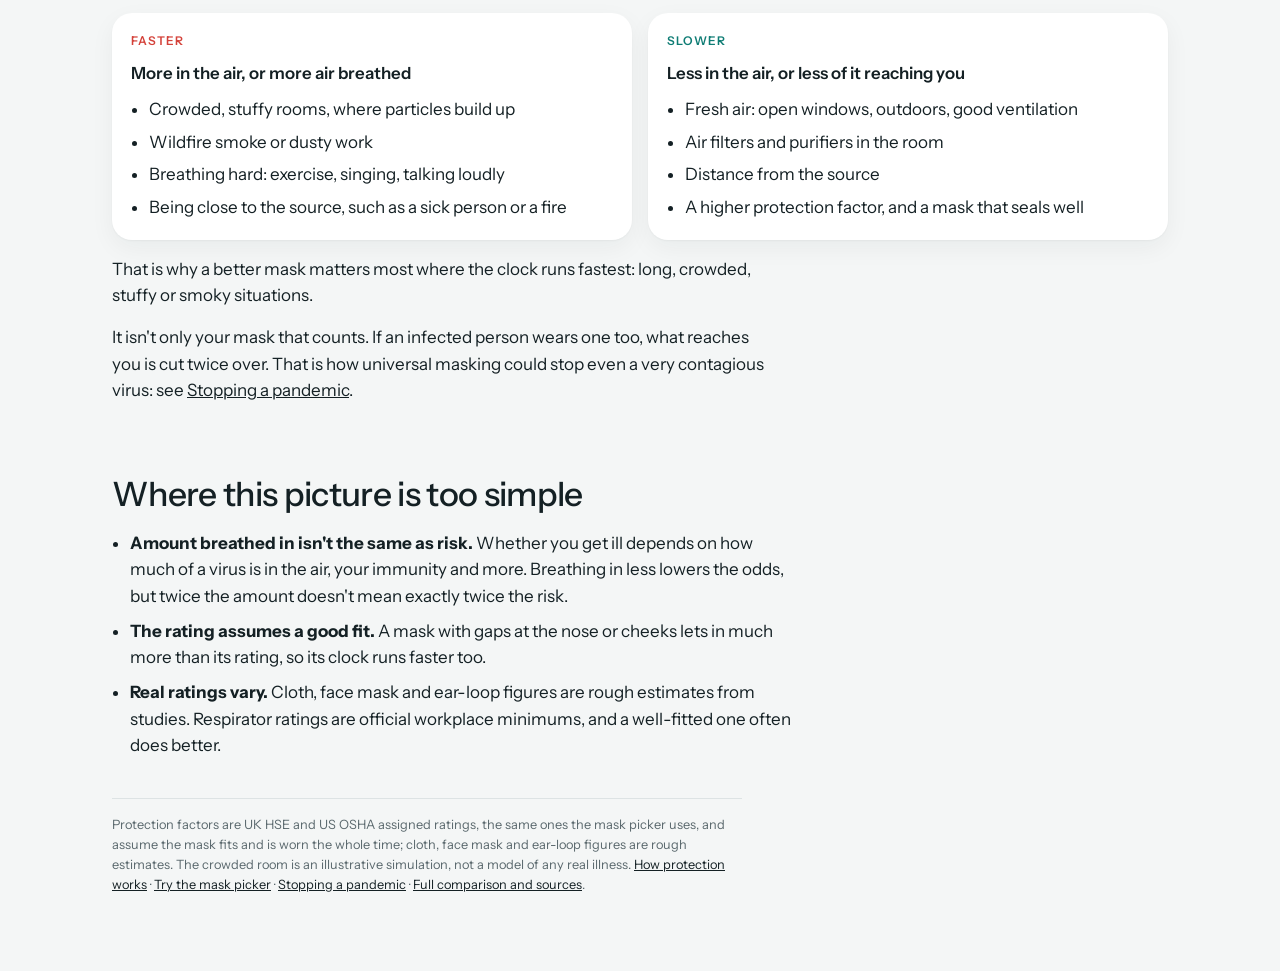
<file: time-room.html>
<!doctype html>
<html lang="en">
<head>
<meta charset="utf-8">
<title>Time Adds Up</title>
<meta http-equiv="refresh" content="0; url=time.html#room">
<link rel="canonical" href="time.html#room">
</head>
<body>
<p>Option 3 · The crowded room is now on the <a href="time.html#room">Time adds up page</a>.</p>
</body>
</html>
</file>
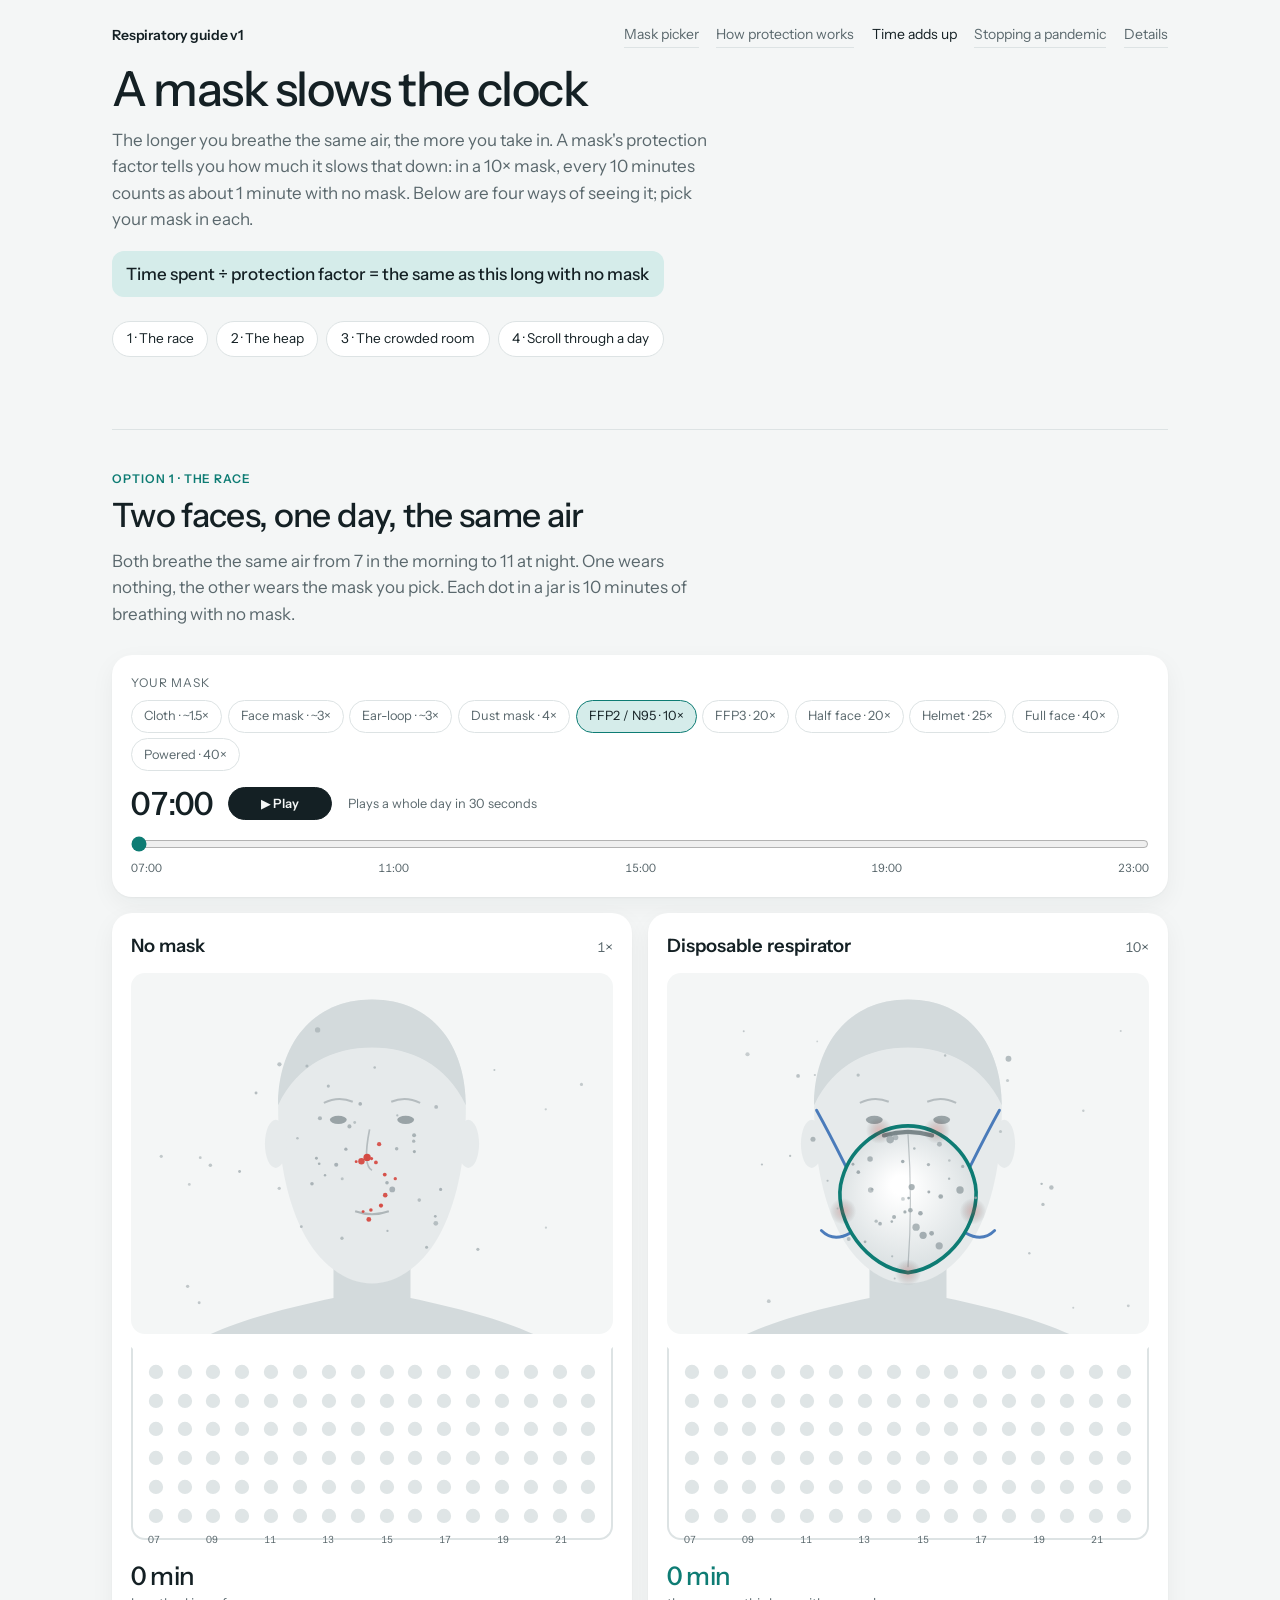
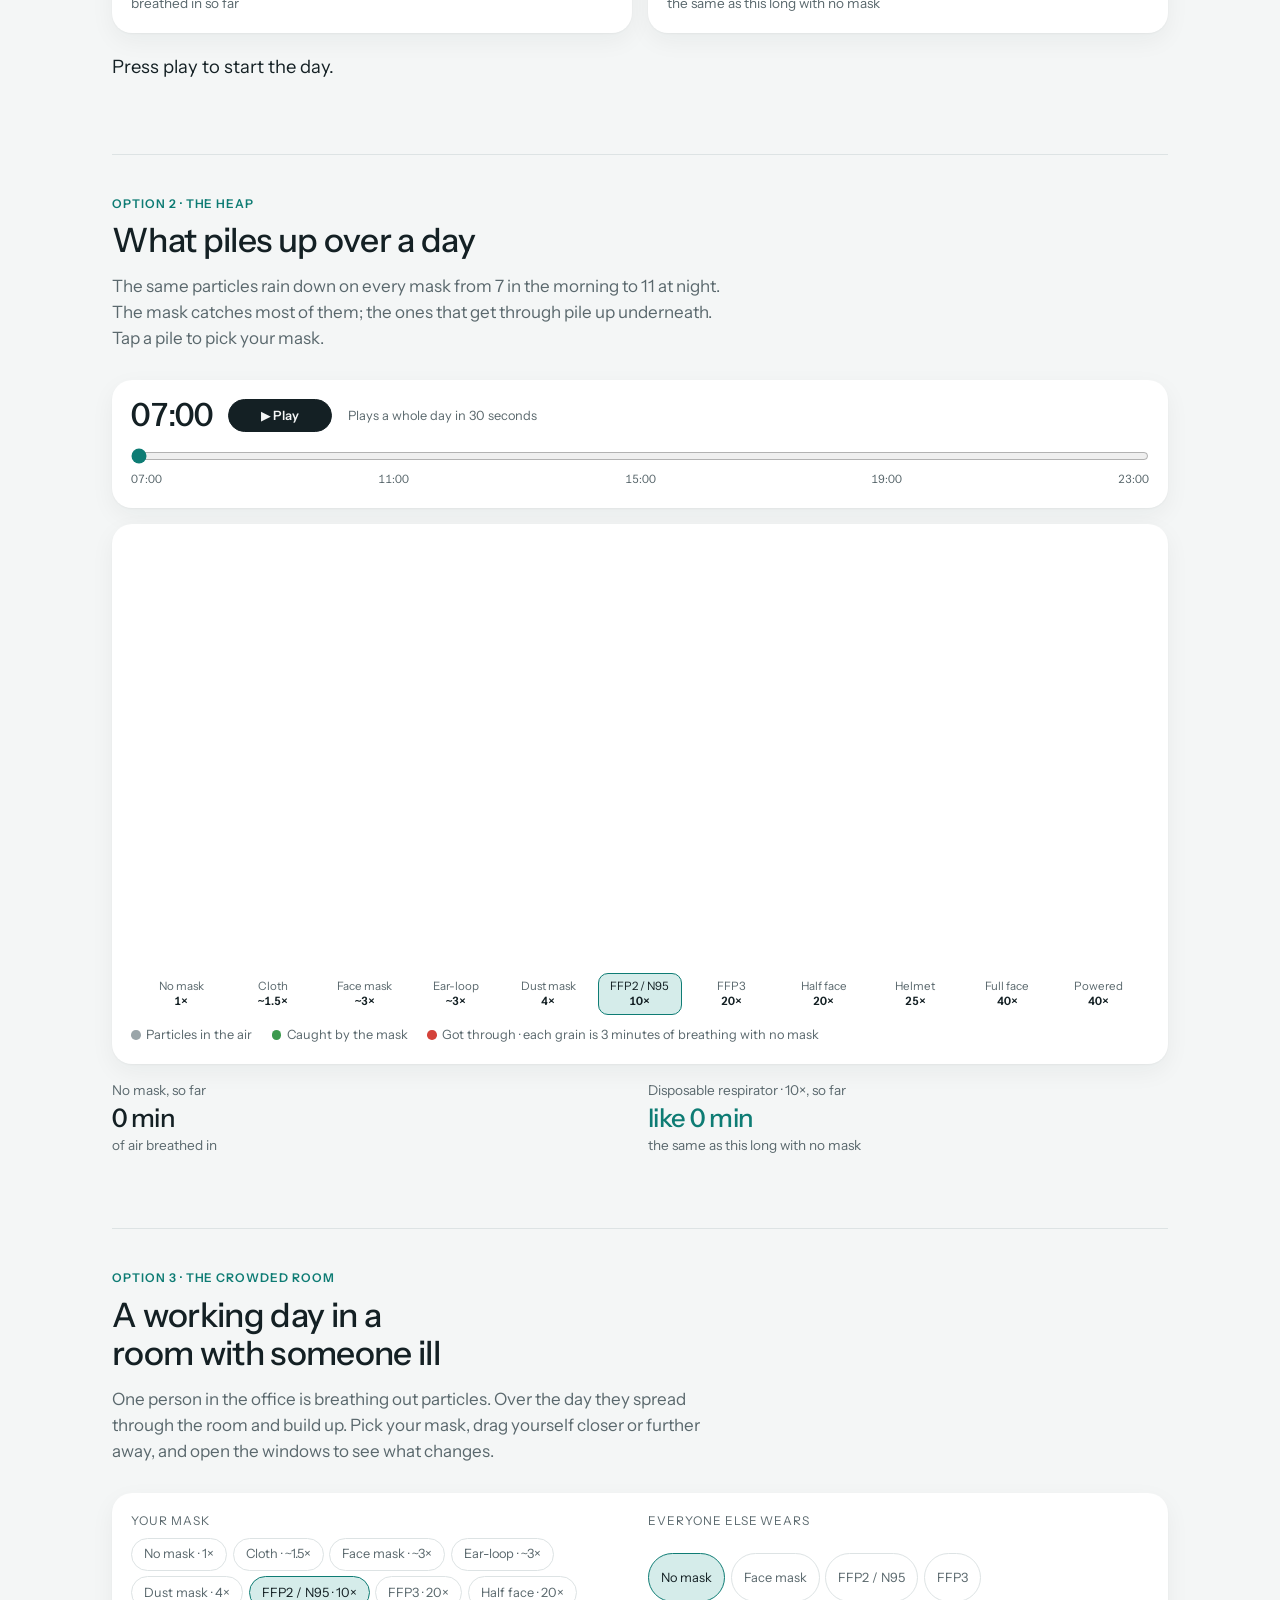
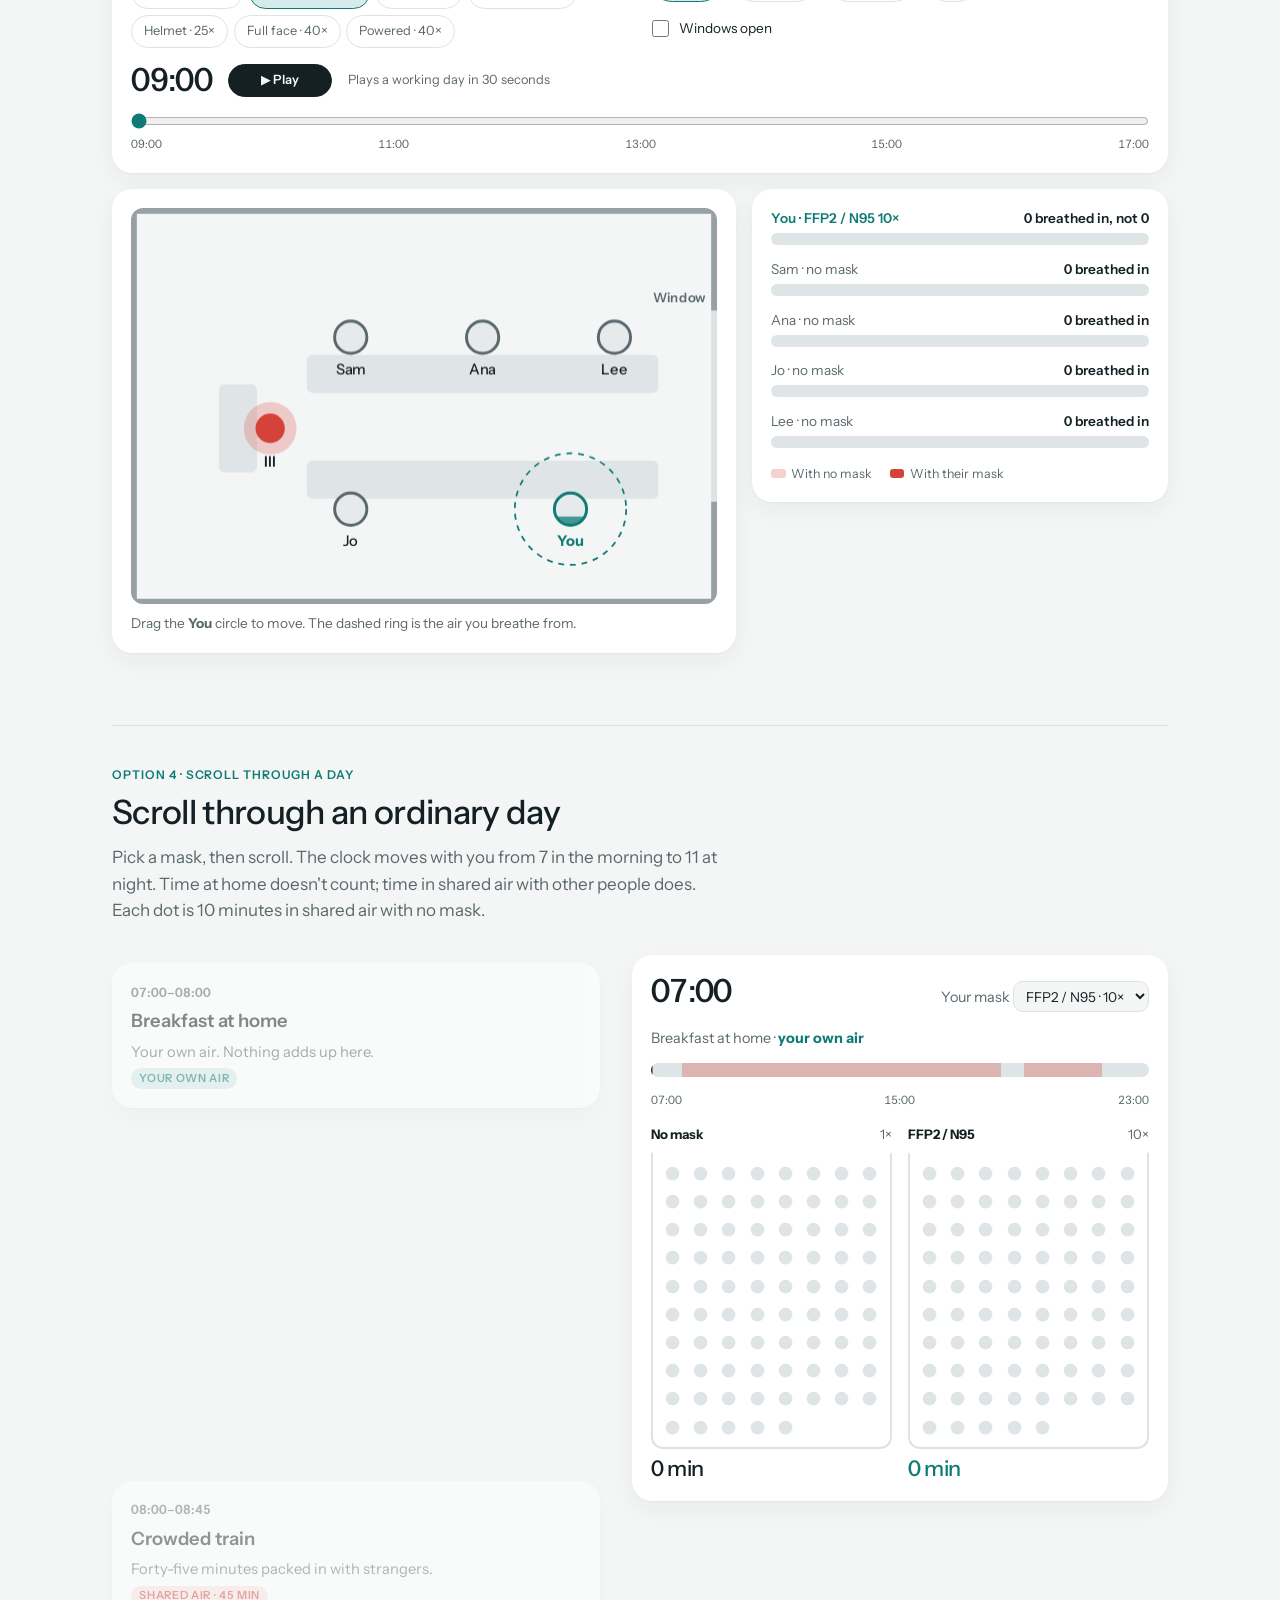
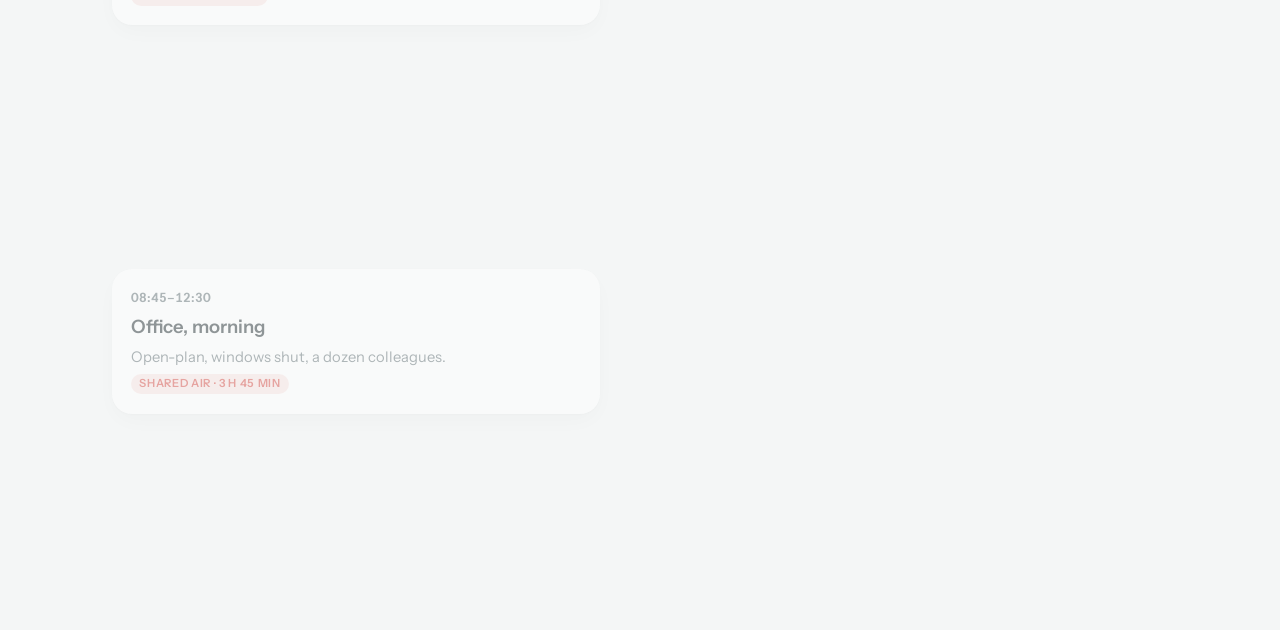
<file: time-scroll.html>
<!doctype html>
<html lang="en">
<head>
<meta charset="utf-8">
<title>Time Adds Up</title>
<meta http-equiv="refresh" content="0; url=time.html#scroll">
<link rel="canonical" href="time.html#scroll">
</head>
<body>
<p>Option 4 · Scroll through a day is now on the <a href="time.html#scroll">Time adds up page</a>.</p>
</body>
</html>
</file>
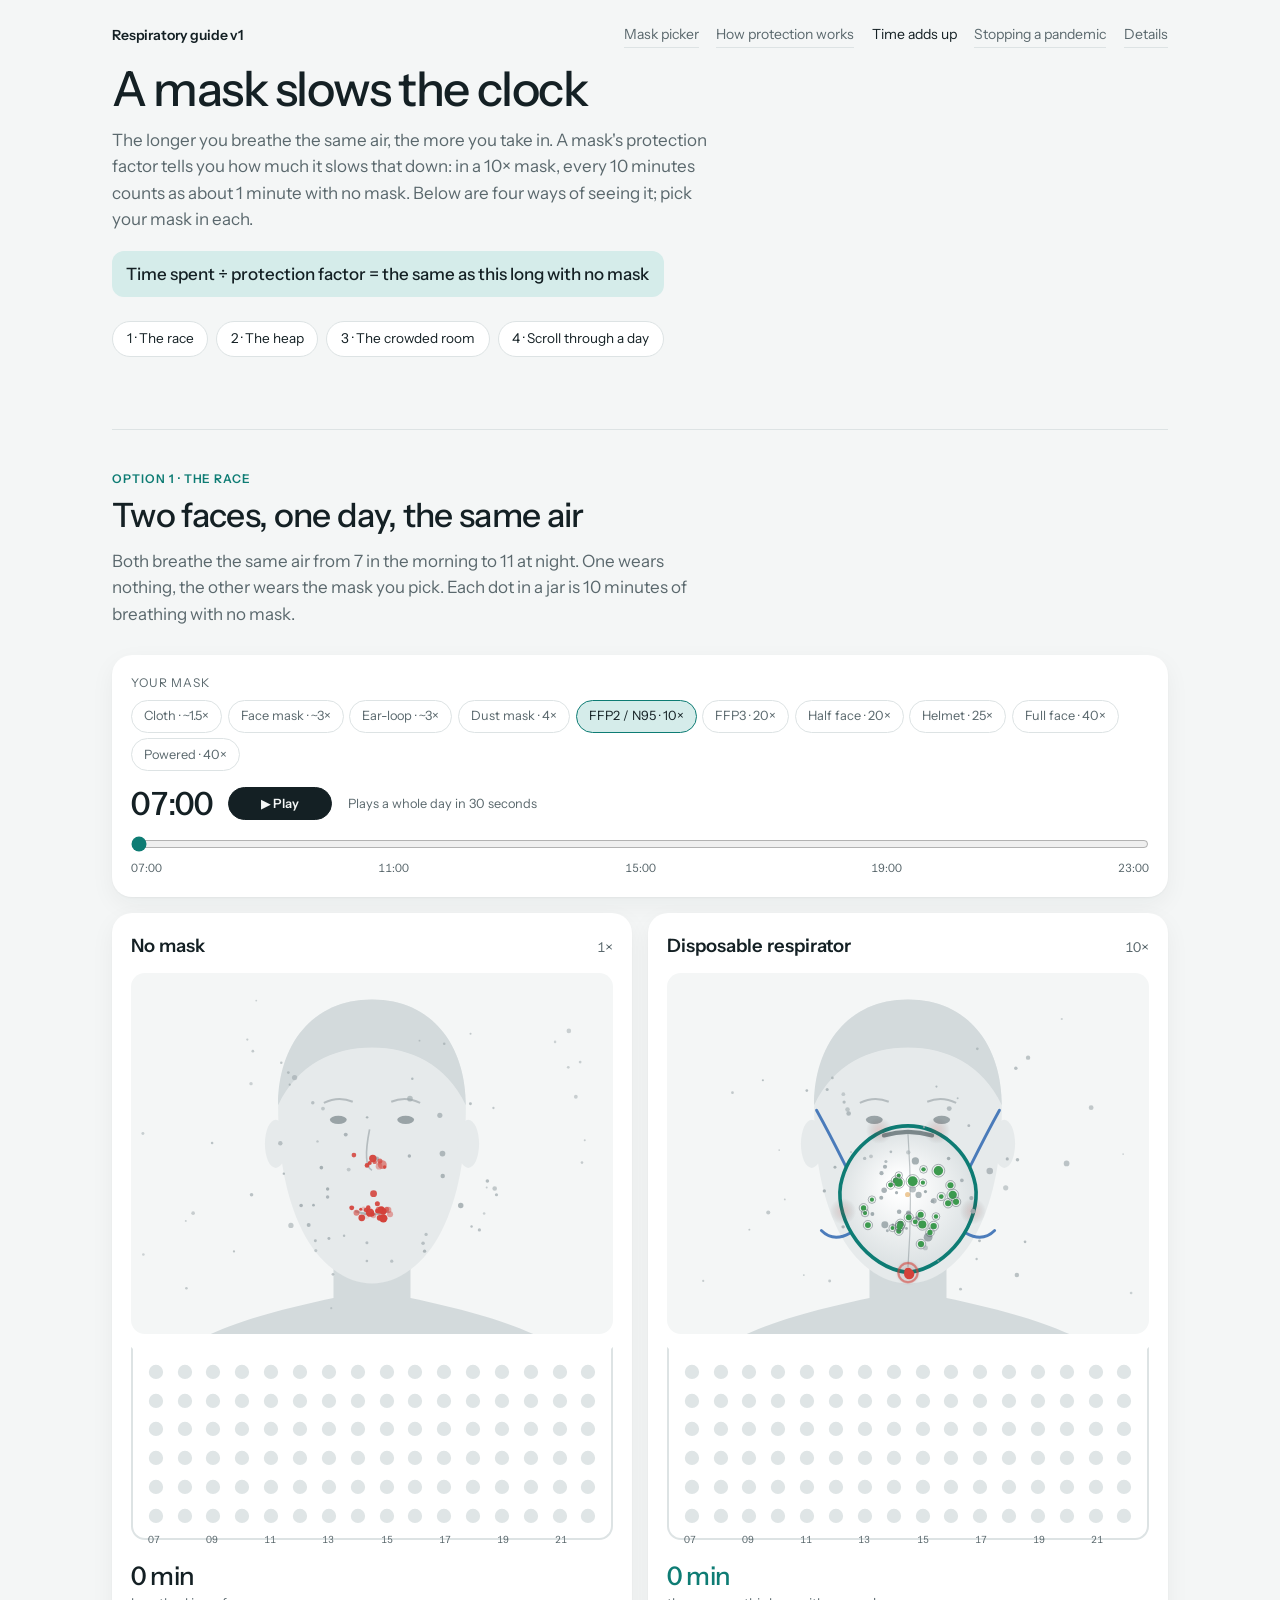
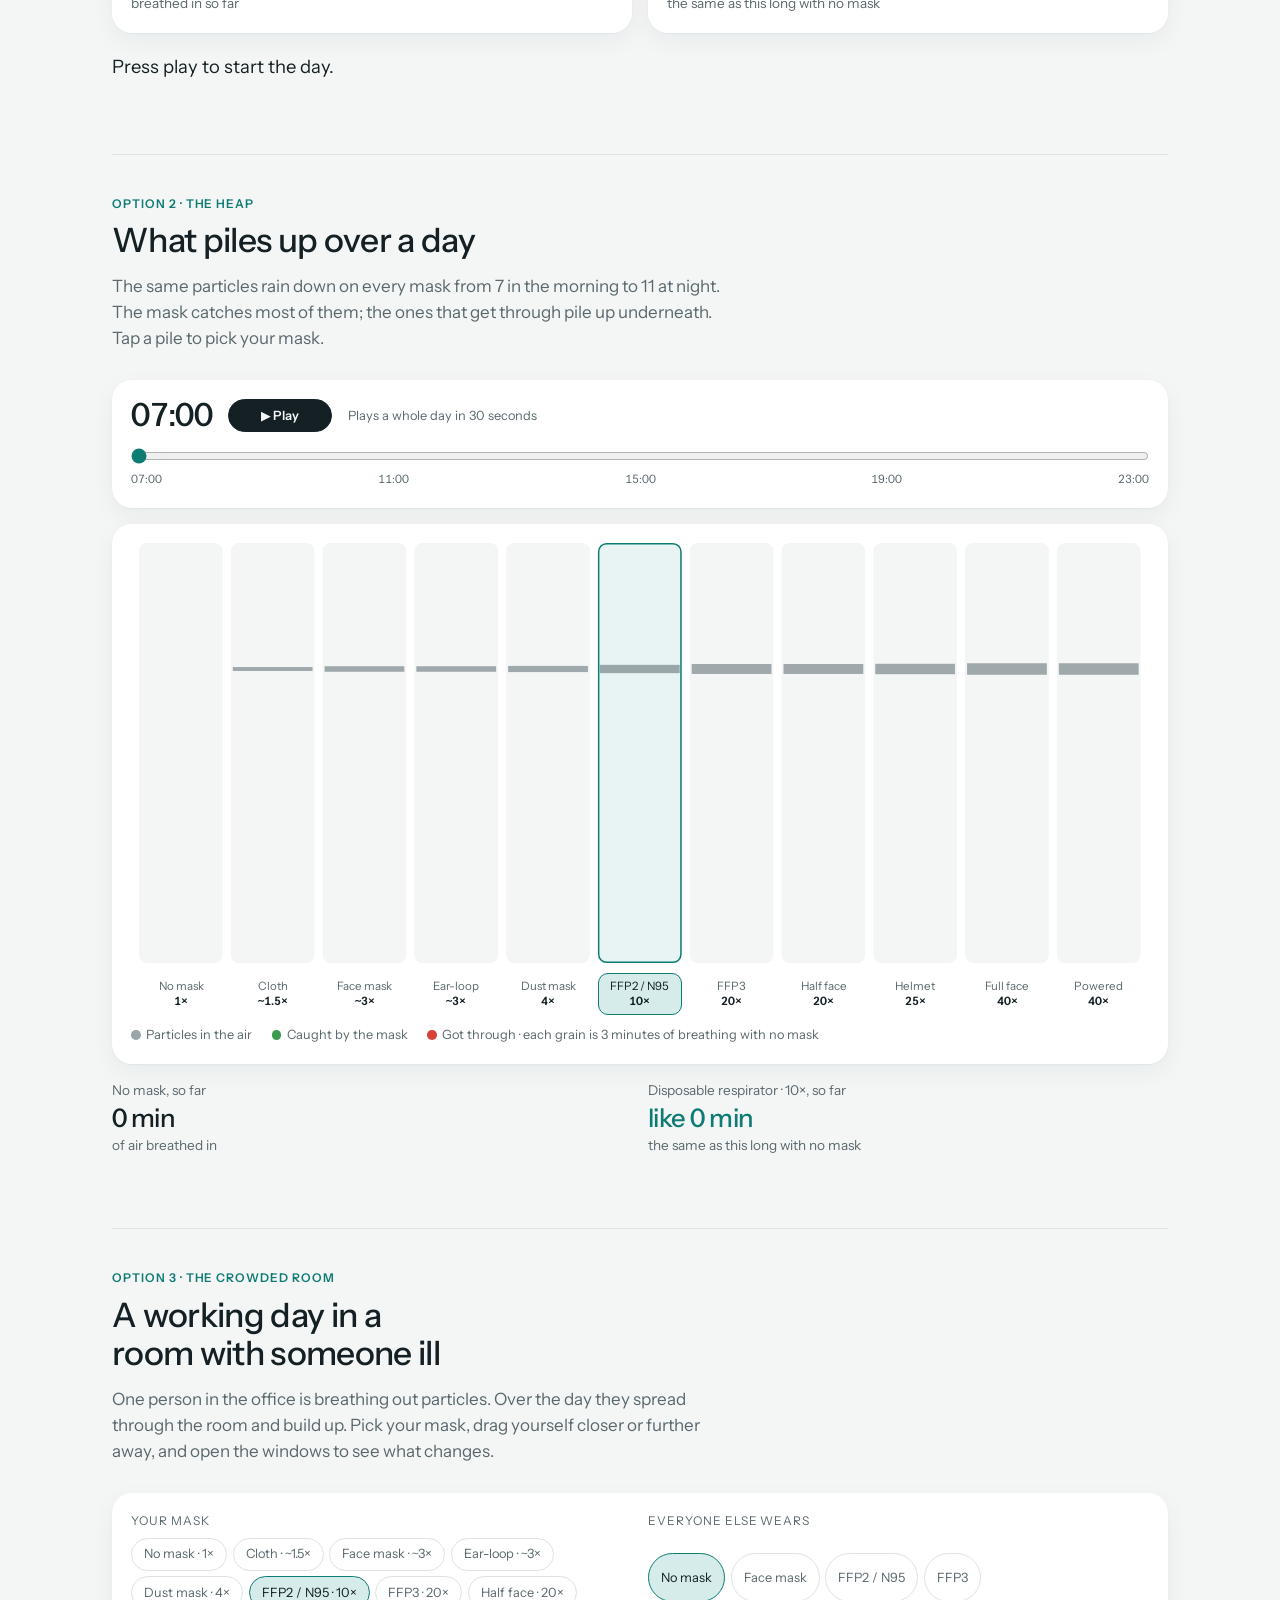
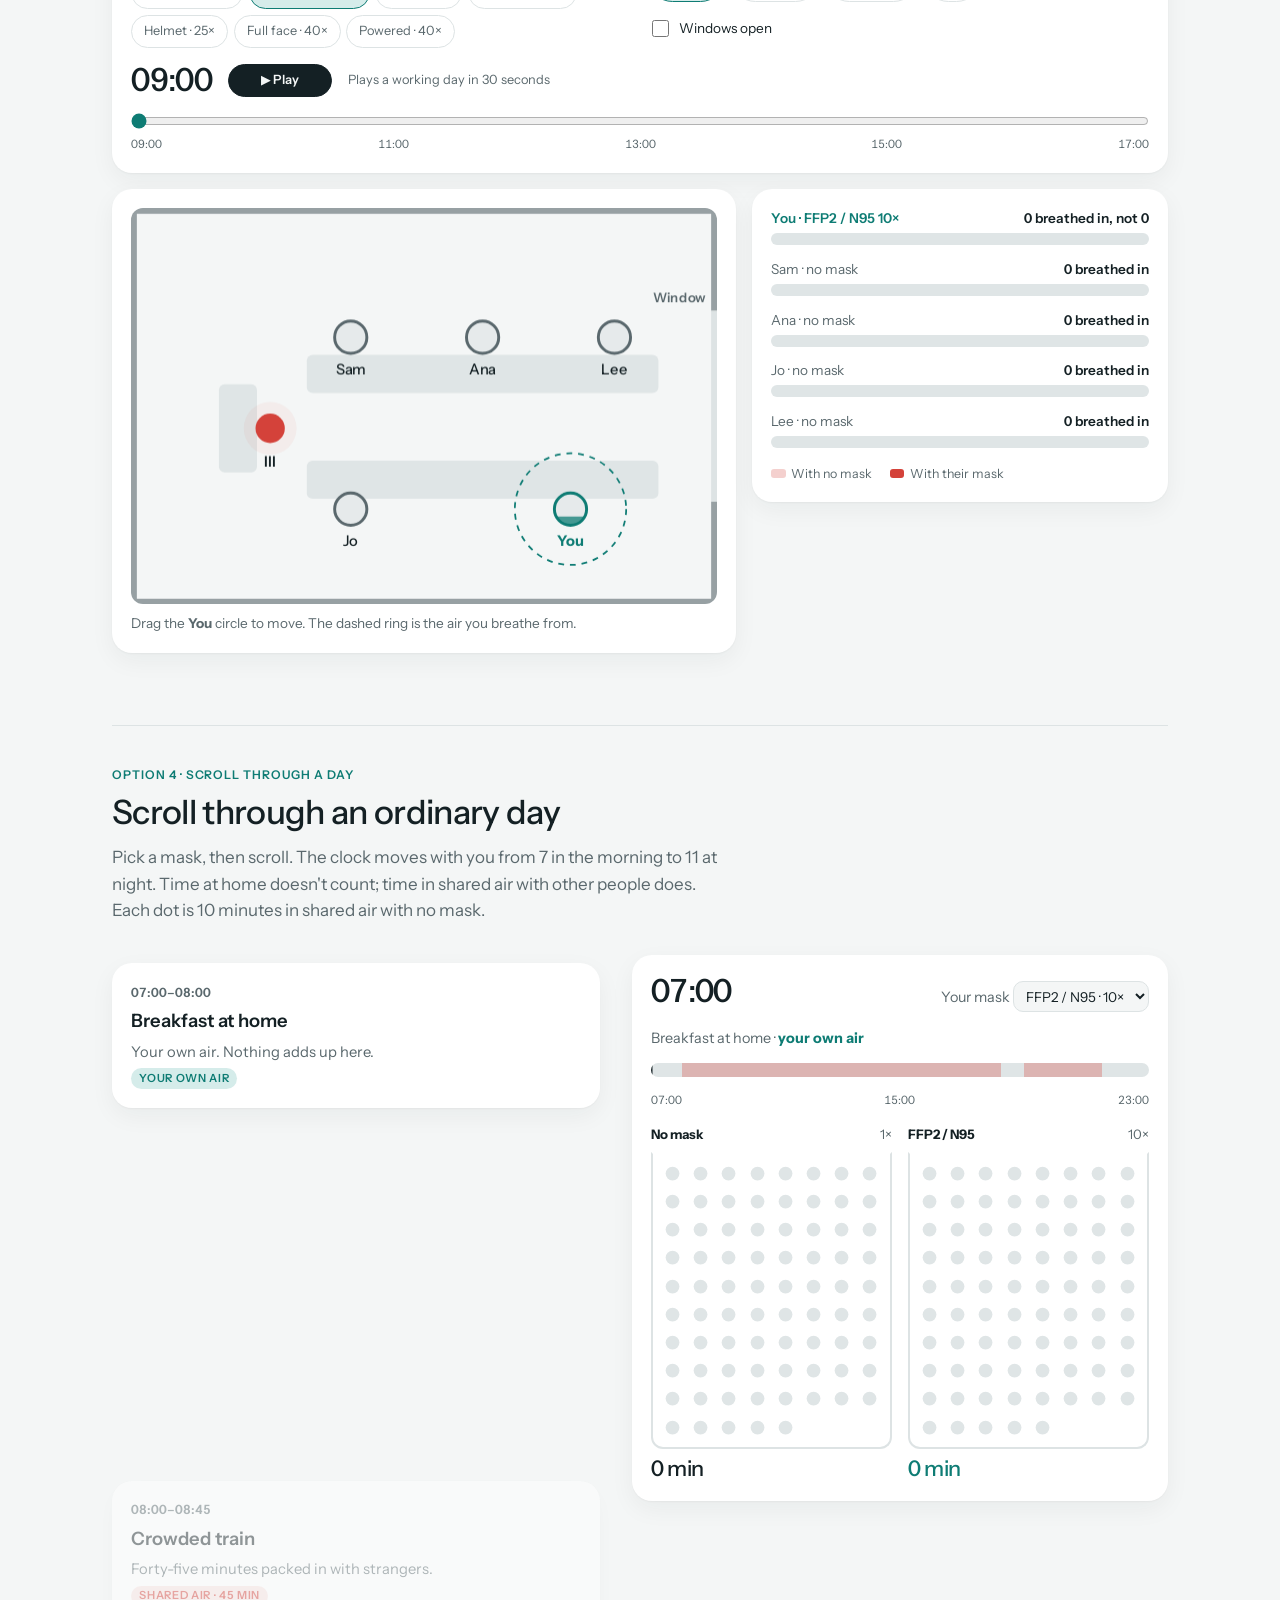
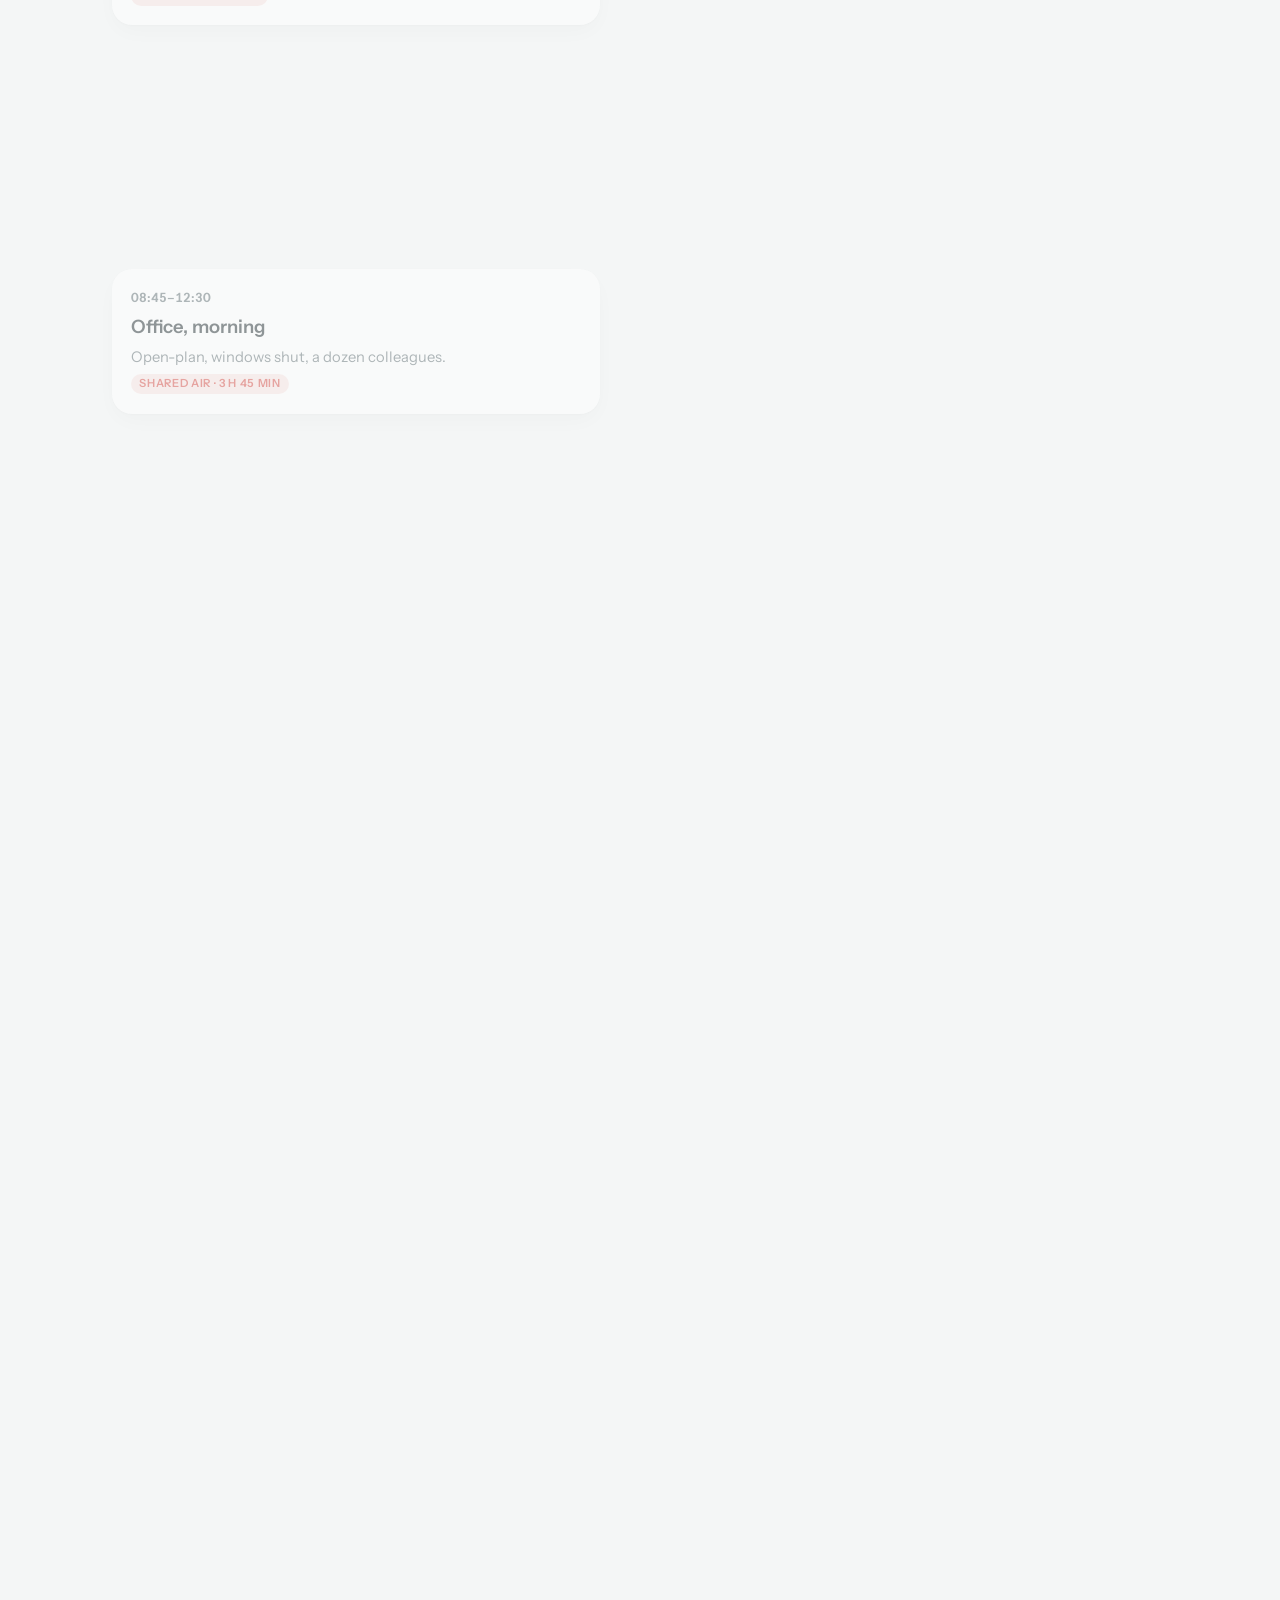
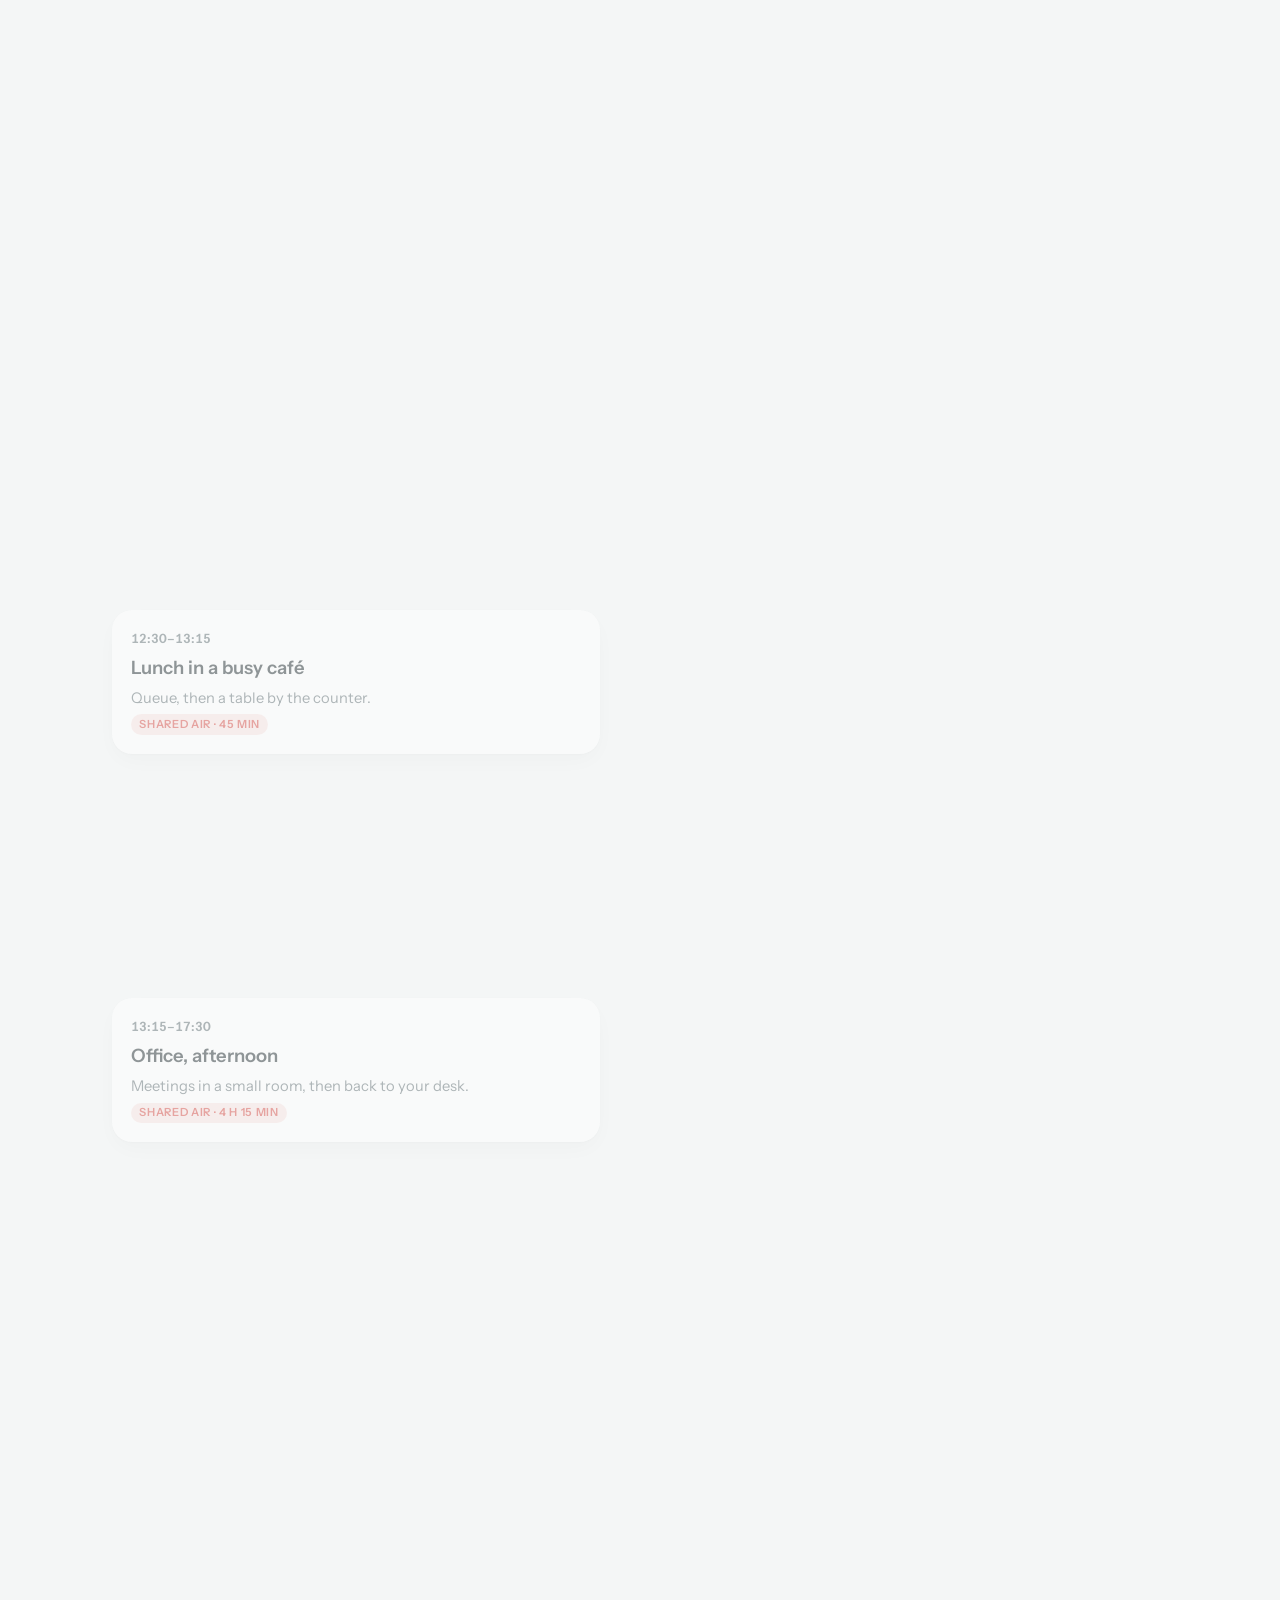
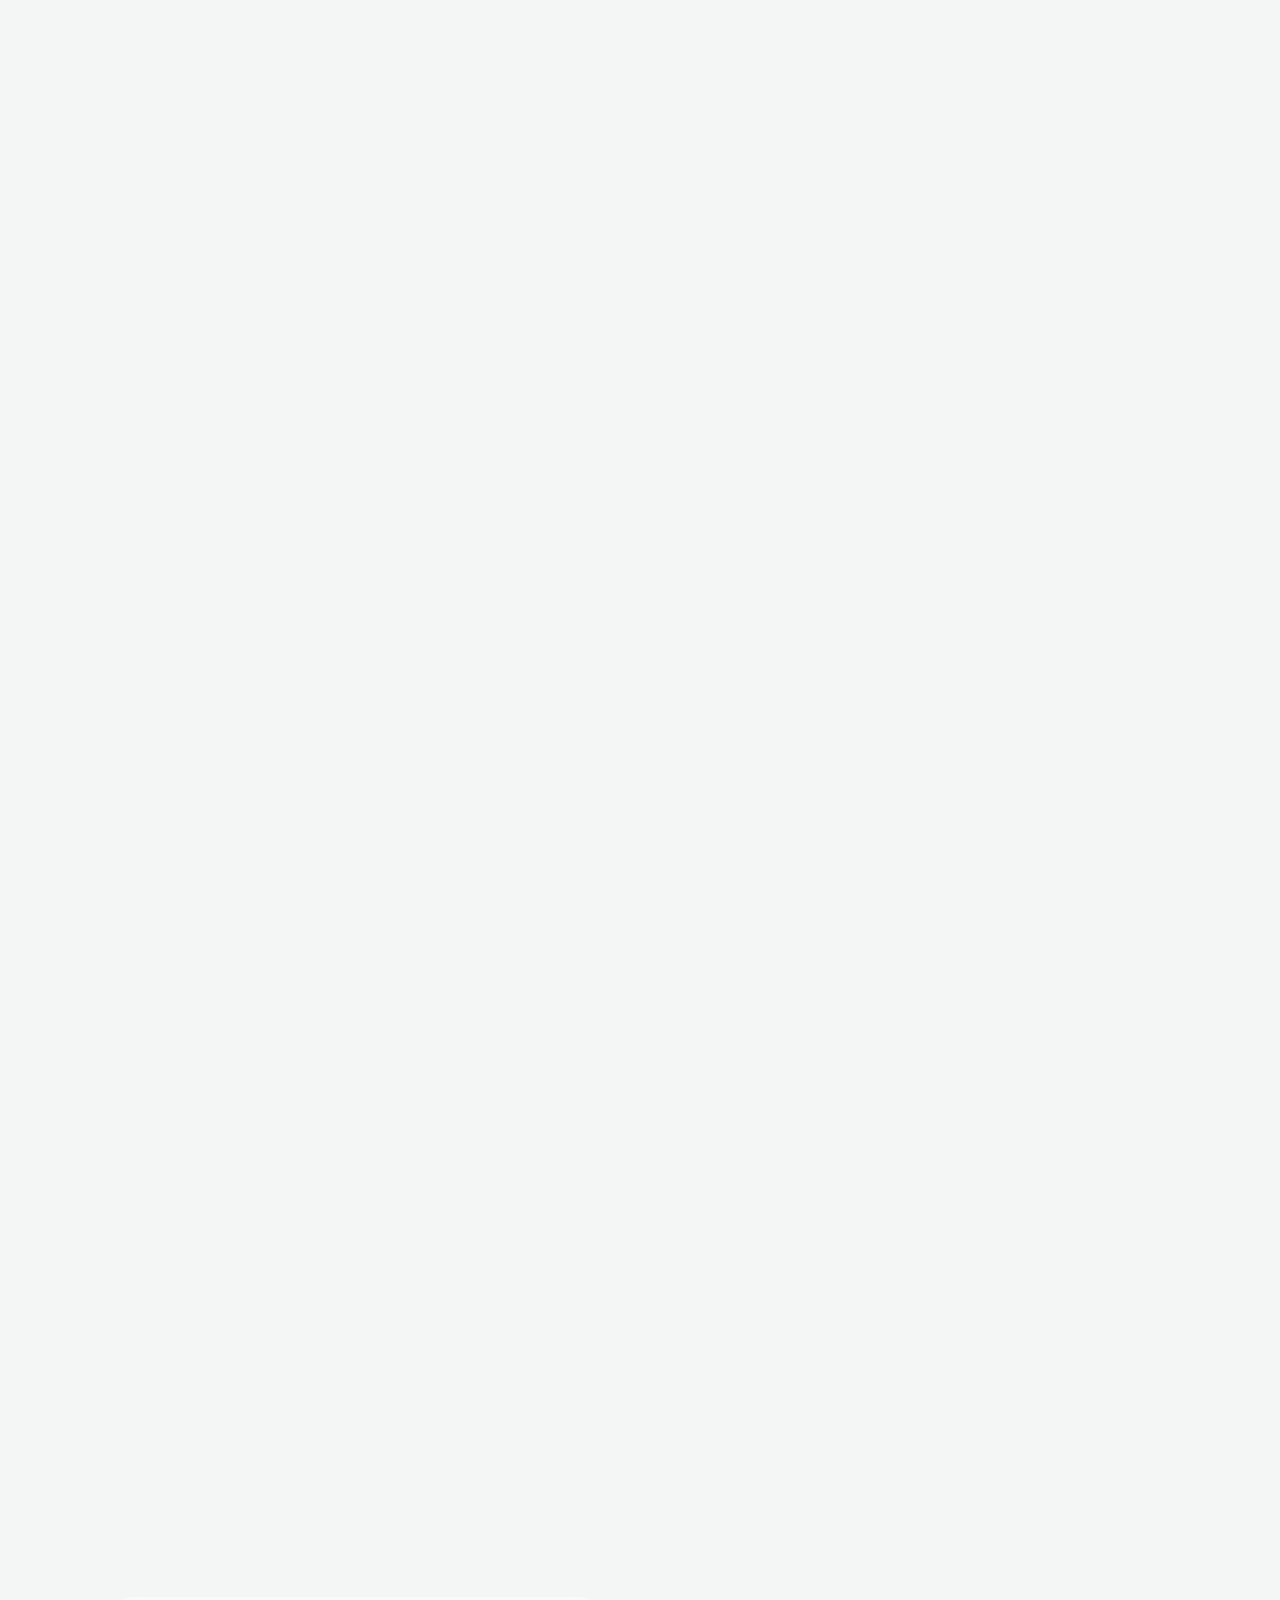
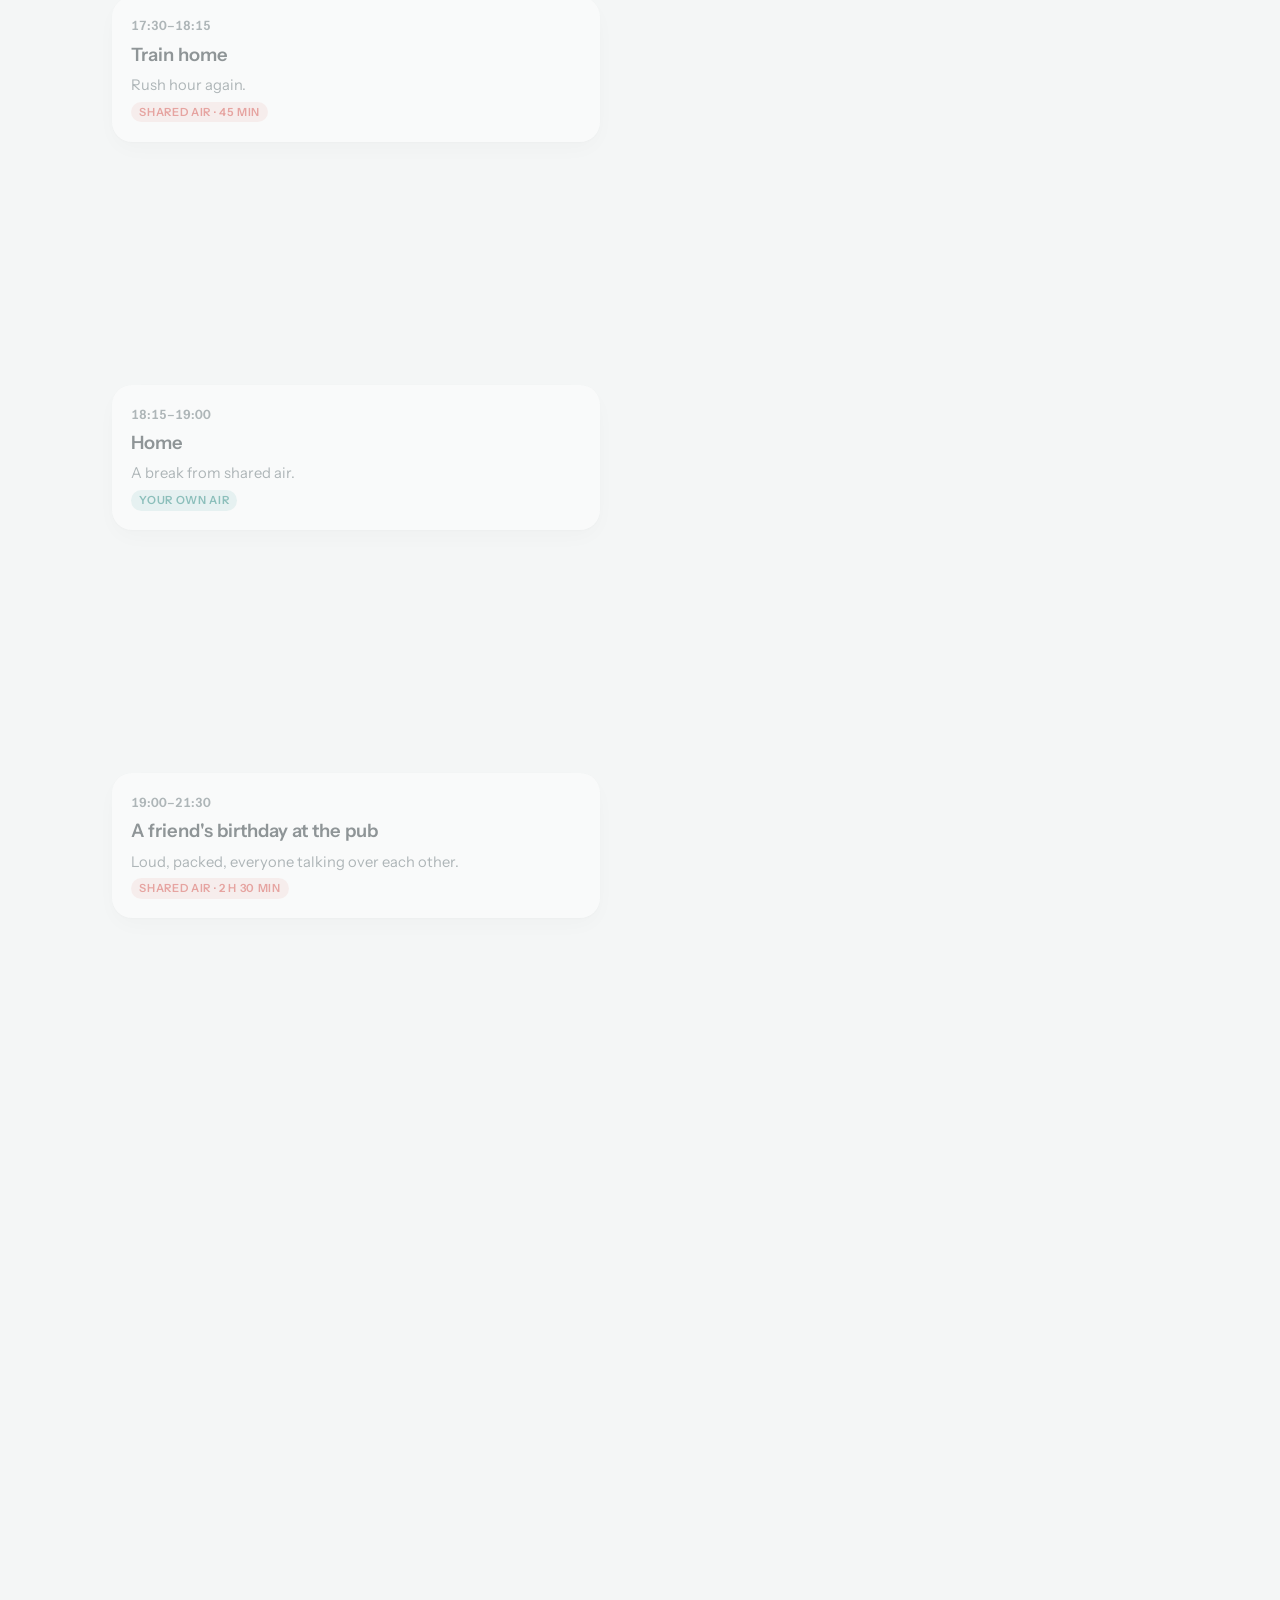
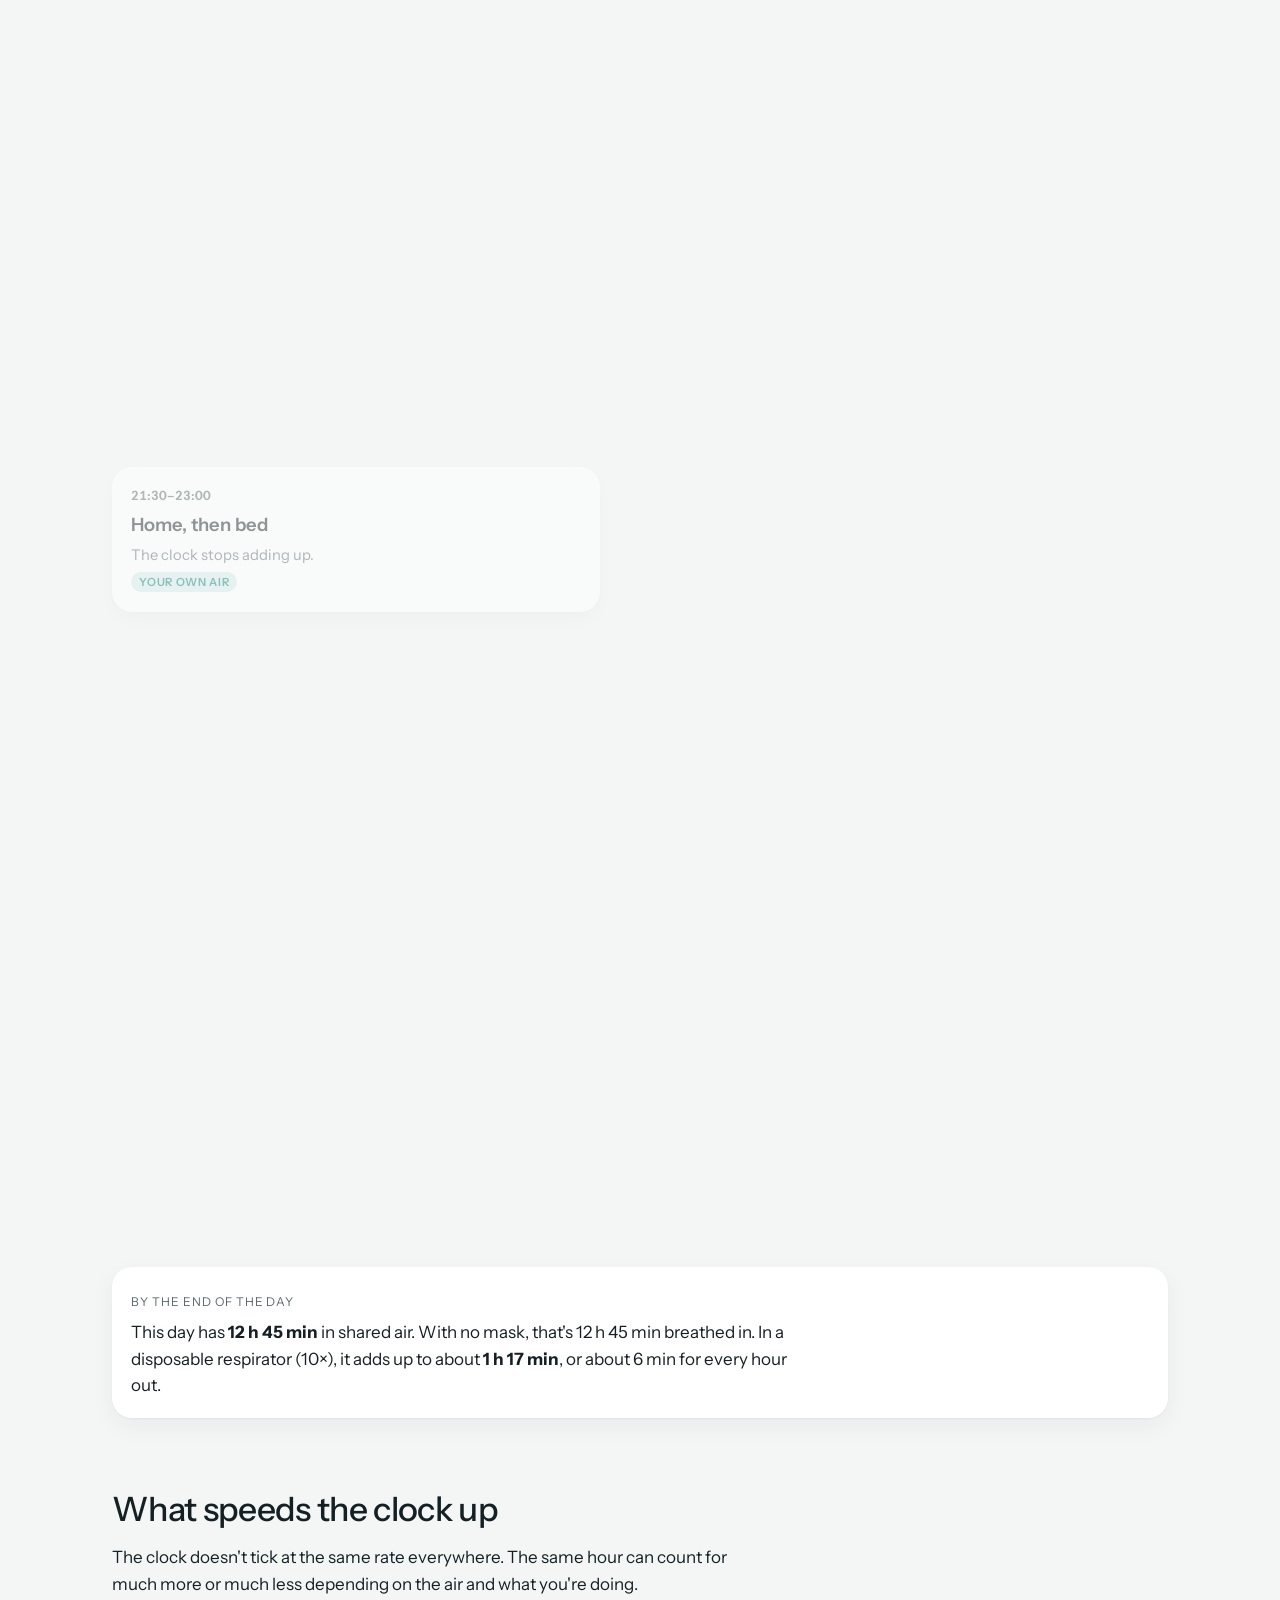
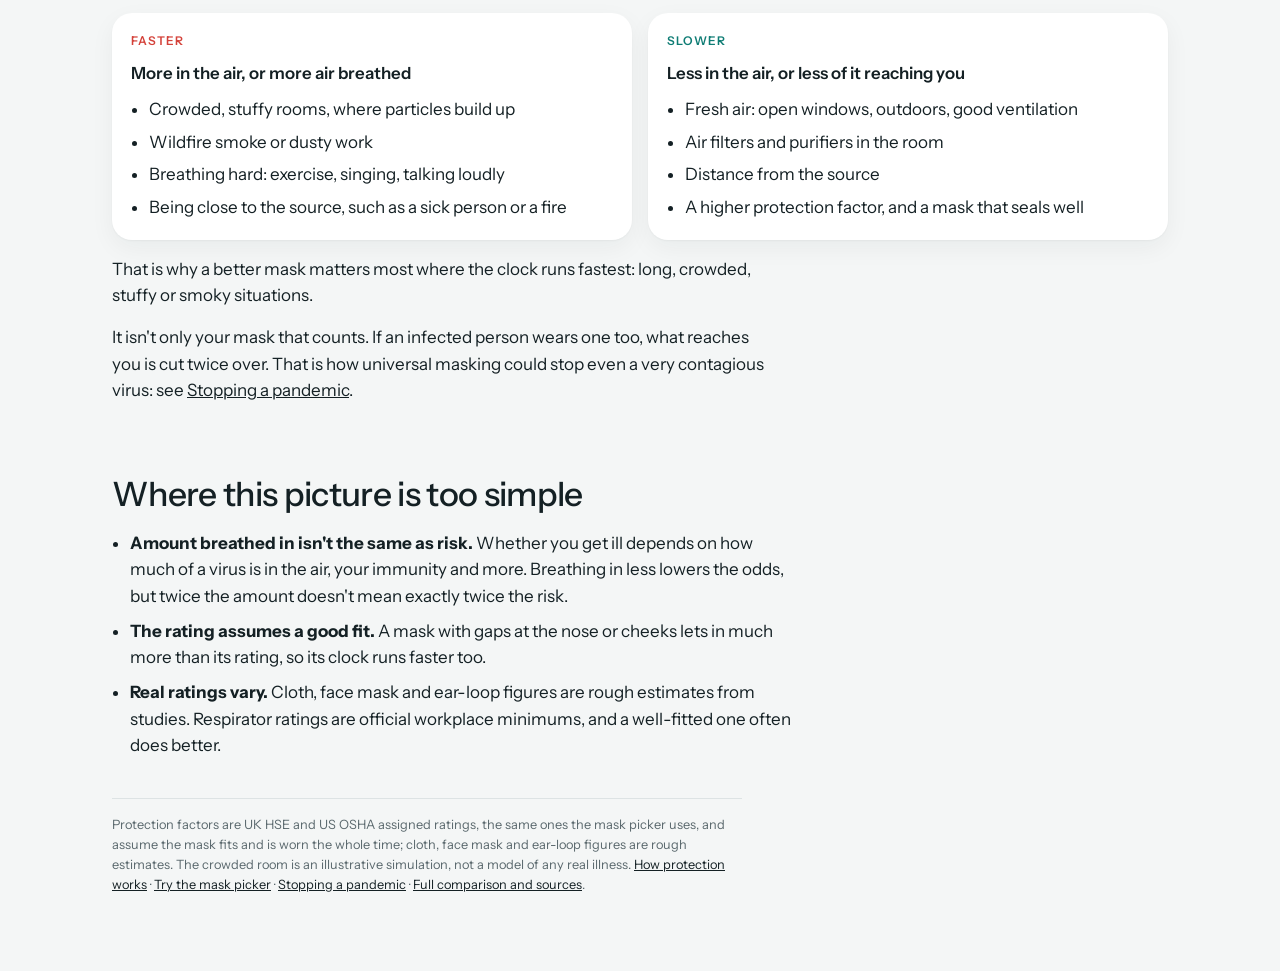
<file: time.html>
<!doctype html>
<html lang="en">
<head>
<meta charset="utf-8">
<meta name="viewport" content="width=device-width, initial-scale=1, viewport-fit=cover">
<title>Time Adds Up</title>
<meta name="description" content="A mask slows the clock. Four ways to see it: a race between two faces, a heap of what gets through, a crowded room, and a day you scroll through.">
<link rel="preconnect" href="https://fonts.googleapis.com">
<link rel="stylesheet" href="https://fonts.googleapis.com/css2?family=Instrument+Sans:wght@400;500;600&display=swap">
<link rel="stylesheet" href="time-proto.css?v=4">
<style>
  /* Layout: one long page. The idea and the formula, a row of jump links, then the four ways of showing it one after
     another (race, heap, room, and the scroll-through-a-day last because it's long), then what speeds the clock up
     and where the idea is too simple. Each option's styles are scoped to its own section. */
  .formula { display: inline-block; font-variant-numeric: tabular-nums; background: var(--accent-soft); border-radius: 12px; padding: .6rem .9rem; font-weight: 500; margin: 1.2rem 0 0; }
  h2 { font-size: clamp(1.6rem, 3.5vw, 2.1rem); font-weight: 500; letter-spacing: -.02em; line-height: 1.15; margin: 0; text-wrap: balance; max-width: 24ch; }
  .jump { display: flex; flex-wrap: wrap; gap: .5rem; margin-top: 1.5rem; }
  .jump a { font-size: .85rem; padding: .4rem .85rem; border-radius: 999px; border: 1px solid var(--line); color: var(--ink); text-decoration: none; background: var(--surface); }
  .jump a:hover, .jump a:focus-visible { border-color: var(--accent); }
  .opt { margin-top: 4.5rem; padding-top: 2.5rem; border-top: 1px solid var(--line); scroll-margin-top: 1rem; }
  .opt-num { display: block; font-size: .75rem; letter-spacing: .08em; text-transform: uppercase; color: var(--accent); font-weight: 600; margin-bottom: .5rem; }
  .sec { margin-top: 4.5rem; display: grid; gap: 1rem; }
  .sec > p { margin: 0; max-width: 60ch; }
  .two { display: grid; grid-template-columns: 1fr 1fr; gap: 1rem; }
  @media (max-width: 820px) { .two { grid-template-columns: 1fr; } }
  .two .card { display: grid; gap: .6rem; align-content: start; }
  .two h3 { margin: 0; font-size: 1.05rem; font-weight: 600; }
  .two ul { margin: 0; padding-left: 1.1rem; display: grid; gap: .4rem; }
  .tag { font-size: .75rem; letter-spacing: .08em; text-transform: uppercase; font-weight: 600; }
  .tag.fast { color: var(--edge); }
  .tag.slow { color: var(--accent); }
  .limits { margin: 0; padding-left: 1.1rem; display: grid; gap: .55rem; max-width: 62ch; }

  /* Option 1 · The race */
  #race .race { display: grid; grid-template-columns: 1fr 1fr; gap: 1rem; margin-top: 1rem; }
  @media (max-width: 760px) {
    #race .race { grid-template-columns: 1fr; }
  }
  #race .lane { display: grid; gap: .8rem; align-content: start; }
  #race .lane-head { display: flex; justify-content: space-between; align-items: baseline; gap: 1rem; }
  #race .lane-head b { font-size: 1.15rem; font-weight: 600; }
  #race .lane-head span { color: var(--ink-soft); font-size: .85rem; font-variant-numeric: tabular-nums; }
  #race .stage { aspect-ratio: 4 / 3; border-radius: 14px; overflow: hidden; background: var(--bg); }
  #race .stage canvas { display: block; width: 100%; height: 100%; }
  #race .jar { display: grid; grid-template-columns: repeat(16, 1fr); grid-template-rows: repeat(6, auto); gap: 3px; padding: .6rem; border: 2px solid var(--line); border-top-color: transparent; border-radius: 0 0 14px 14px; }
  #race .jar i { aspect-ratio: 1; border-radius: 50%; background: var(--dot); transform: scale(.55); transition: transform .35s cubic-bezier(.3,1.6,.5,1), background-color .2s; }
  #race .jar i.on { background: var(--edge); transform: scale(1); }
  #race .hours { display: grid; grid-template-columns: repeat(16, 1fr); gap: 3px; padding: 0 .6rem; font-size: .62rem; color: var(--ink-soft); font-variant-numeric: tabular-nums; margin-top: -.5rem; }
  #race .hours span { text-align: center; }
  #race .hours span:nth-child(even) { visibility: hidden; }
  #race .read { display: grid; gap: .1rem; }
  #race .read b { font-size: 1.6rem; font-weight: 500; letter-spacing: -.02em; font-variant-numeric: tabular-nums; line-height: 1.2; }
  #race .read span { font-size: .85rem; color: var(--ink-soft); }
  #race .lane.you .read b { color: var(--accent); }
  #race .verdict { margin: 1.25rem 0 0; font-size: 1.15rem; max-width: 52ch; font-variant-numeric: tabular-nums; }
  #race .verdict b { font-weight: 600; }
  /* Option 2 · The heap */
  #heap .heap-card { margin-top: 1rem; display: grid; gap: .6rem; }
  #heap .heap { display: block; width: 100%; height: 420px; cursor: pointer; }
  @media (max-width: 700px) {
    #heap .heap { height: 380px; }
  }
  #heap .bins { display: grid; gap: 4px; padding: 0 4px; }
  #heap .bins button { font: inherit; font-size: .72rem; line-height: 1.2; padding: .35rem .1rem; border-radius: 10px; border: 1px solid transparent; background: transparent; color: var(--ink-soft); cursor: pointer; display: grid; gap: .1rem; justify-items: center; text-align: center; min-width: 0; overflow-wrap: anywhere; }
  #heap .bins button b { color: var(--ink); font-weight: 600; font-variant-numeric: tabular-nums; }
  #heap .bins button:hover { border-color: var(--line); }
  #heap .bins button[aria-pressed="true"] { background: var(--accent-soft); border-color: var(--accent); color: var(--ink); }
  @media (max-width: 700px) {
    #heap .bins button { font-size: .6rem; }
  }
  #heap .legend { display: flex; flex-wrap: wrap; gap: .4rem 1.2rem; font-size: .8rem; color: var(--ink-soft); }
  #heap .legend i { display: inline-block; width: .6rem; height: .6rem; border-radius: 50%; margin-right: .35rem; vertical-align: -1px; }
  #heap .readout { margin-top: 1rem; display: grid; grid-template-columns: repeat(auto-fit, minmax(14rem, 1fr)); gap: 1rem; }
  #heap .readout div { display: grid; gap: .1rem; }
  #heap .readout b { font-size: 1.6rem; font-weight: 500; letter-spacing: -.02em; font-variant-numeric: tabular-nums; line-height: 1.2; }
  #heap .readout .you b { color: var(--accent); }
  #heap .readout span { font-size: .85rem; color: var(--ink-soft); }
  /* Option 3 · The crowded room */
  #room .roomgrid { display: grid; grid-template-columns: minmax(0, 1.5fr) minmax(0, 1fr); gap: 1rem; margin-top: 1rem; align-items: start; }
  @media (max-width: 860px) {
    #room .roomgrid { grid-template-columns: 1fr; }
  }
  #room .room { display: block; width: 100%; aspect-ratio: 400 / 270; touch-action: none; border-radius: 12px; }
  #room .room-card { display: grid; gap: .6rem; }
  #room .people { display: grid; gap: .85rem; align-content: start; }
  #room .person { display: grid; gap: .25rem; }
  #room .p-top { display: flex; justify-content: space-between; gap: .75rem; font-size: .85rem; }
  #room .p-top span { color: var(--ink-soft); }
  #room .p-top b { font-weight: 600; font-variant-numeric: tabular-nums; white-space: nowrap; }
  #room .person.you .p-top span:first-child { color: var(--accent); font-weight: 600; }
  #room .track { position: relative; height: 12px; border-radius: 6px; background: var(--dot); overflow: hidden; }
  #room .track i { position: absolute; left: 0; top: 0; bottom: 0; border-radius: 6px; }
  #room .track i.ghost { background: var(--edge); opacity: .22; }
  #room .track i.real { background: var(--edge); }
  #room .person.you .track i.real { background: var(--accent); }
  #room .legend { display: flex; flex-wrap: wrap; gap: .4rem 1.1rem; font-size: .78rem; color: var(--ink-soft); }
  #room .legend i { display: inline-block; width: .9rem; height: .55rem; border-radius: 3px; margin-right: .35rem; vertical-align: 0; }
  #room .toggle { display: inline-flex; align-items: center; gap: .45rem; font-size: .85rem; cursor: pointer; }
  #room .toggle input { accent-color: var(--accent); width: 1.05rem; height: 1.05rem; }
  #room .two-ctl { display: grid; grid-template-columns: 1fr 1fr; gap: 1rem; }
  @media (max-width: 760px) {
    #room .two-ctl { grid-template-columns: 1fr; }
  }
  /* Option 4 · Scroll through a day */
  #scroll .story { position: relative; display: grid; grid-template-columns: minmax(0, 1fr) minmax(0, 1.1fr); gap: 2rem; margin-top: 2rem; }
  #scroll .steps { position: relative; }
  #scroll .step { position: absolute; left: 0; right: 0; padding-block: .5rem; }
  #scroll .step .card { position: sticky; top: 40vh; display: grid; gap: .3rem; opacity: .45; transition: opacity .3s; }
  #scroll .step.on .card { opacity: 1; }
  #scroll .step time { font-size: .8rem; font-weight: 600; color: var(--ink-soft); font-variant-numeric: tabular-nums; }
  #scroll .step h3 { margin: 0; font-size: 1.15rem; font-weight: 600; }
  #scroll .step p { margin: 0; color: var(--ink-soft); font-size: .92rem; }
  #scroll .step .tag { justify-self: start; font-size: .7rem; font-weight: 600; letter-spacing: .06em; text-transform: uppercase; padding: .1rem .5rem; border-radius: 999px; }
  #scroll .tag.shared { background: color-mix(in srgb, var(--edge) 15%, transparent); color: var(--edge); }
  #scroll .tag.home { background: var(--accent-soft); color: var(--accent); }
  #scroll .panel-wrap { position: relative; }
  #scroll .panel { position: sticky; top: 1rem; display: grid; gap: .9rem; }
  #scroll .clockline { display: flex; justify-content: space-between; align-items: baseline; gap: 1rem; flex-wrap: wrap; }
  #scroll .where { font-size: .9rem; color: var(--ink-soft); }
  #scroll .where b { color: var(--ink); }
  #scroll .daybar { position: relative; height: 14px; border-radius: 7px; background: var(--dot); overflow: hidden; }
  #scroll .daybar .seg { position: absolute; top: 0; bottom: 0; background: var(--edge); opacity: .3; }
  #scroll .daybar .done { position: absolute; top: 0; bottom: 0; left: 0; background: var(--ink); opacity: .12; }
  #scroll .daybar .mark { position: absolute; top: -2px; bottom: -2px; width: 3px; border-radius: 2px; background: var(--ink); transform: translateX(-50%); }
  #scroll .jars { display: grid; grid-template-columns: 1fr 1fr; gap: 1rem; }
  #scroll .jarbox { display: grid; gap: .45rem; align-content: start; }
  #scroll .jarbox .head { display: flex; justify-content: space-between; gap: .5rem; font-size: .82rem; color: var(--ink-soft); }
  #scroll .jarbox .head b { color: var(--ink); }
  #scroll .jar { display: grid; grid-template-columns: repeat(8, 1fr); gap: 3px; padding: .45rem; border: 2px solid var(--line); border-top-color: transparent; border-radius: 0 0 12px 12px; direction: ltr; }
  #scroll .jar i { aspect-ratio: 1; border-radius: 50%; background: var(--dot); transform: scale(.55); transition: transform .3s cubic-bezier(.3,1.6,.5,1), background-color .2s; }
  #scroll .jar i.on { background: var(--edge); transform: scale(1); }
  #scroll .jarbox.you .jar i.on { background: var(--accent); }
  #scroll .jarbox .big { font-size: 1.35rem; font-weight: 500; letter-spacing: -.02em; font-variant-numeric: tabular-nums; line-height: 1.2; }
  #scroll .jarbox.you .big { color: var(--accent); }
  #scroll select { font: inherit; font-size: .85rem; padding: .35rem .5rem; border-radius: 10px; border: 1px solid var(--line); background: var(--bg); color: var(--ink); max-width: 100%; }
  #scroll .end-card { margin-top: 2rem; }
  #scroll .end-card p { margin: .4rem 0 0; max-width: 60ch; }
  @media (max-width: 760px) {
    #scroll .story { display: flex; flex-direction: column; gap: 0; }
    #scroll .steps { flex: 1; }
    #scroll .step .card { top: calc(var(--panel-h, 0px) + 1.5rem); }
    #scroll .panel-wrap { order: -1; position: sticky; top: 0; z-index: 2; margin-inline: -16px; }
    #scroll .panel { position: static; border-radius: 0 0 16px 16px; gap: .6rem; }
    #scroll .jar { gap: 2px; padding: .35rem; grid-template-columns: repeat(10, 1fr); }
    #scroll .jarbox .big { font-size: 1.1rem; }
    #scroll .now { font-size: 1.6rem; }
  }
</style>
</head>
<body>
<div class="wrap">
  <nav class="top">
    <span class="brand">Respiratory guide v1</span>
    <span class="links"><a href="./">Mask picker</a><a href="explain.html">How protection works</a><a href="time.html" aria-current="page">Time adds up</a><a href="pandemic.html">Stopping a pandemic</a><a href="details.html">Details</a></span>
  </nav>

  <header>
    <h1>A mask slows the clock</h1>
    <p class="lede">The longer you breathe the same air, the more you take in. A mask's protection factor tells you how much it slows that down: in a 10× mask, every 10 minutes counts as about 1 minute with no mask. Below are four ways of seeing it; pick your mask in each.</p>
    <p class="formula">Time spent ÷ protection factor = the same as this long with no mask</p>
    <nav class="jump" id="options" aria-label="The four ways of seeing it">
      <a href="#race">1 · The race</a><a href="#heap">2 · The heap</a><a href="#room">3 · The crowded room</a><a href="#scroll">4 · Scroll through a day</a>
    </nav>
  </header>

  <section class="opt" id="race" aria-labelledby="race-title">
    <span class="opt-num">Option 1 · The race</span>
    <h2 id="race-title">Two faces, one day, the same air</h2>
    <p class="lede">Both breathe the same air from 7 in the morning to 11 at night. One wears nothing, the other wears the mask you pick. Each dot in a jar is 10 minutes of breathing with no mask.</p>

  <div class="controls card">
    <div class="ctl-row">
      <span class="label">Your mask</span>
      <div class="chips" id="race-masks" role="group" aria-label="Your mask"></div>
    </div>
    <div class="timebar">
      <div class="now" id="race-now" aria-live="off">07:00</div>
      <button type="button" class="btn play" id="race-play">▶ Play</button>
      <div class="speed">Plays a whole day in 30 seconds</div>
    </div>
    <div class="ctl-row">
      <input type="range" id="race-slider" aria-label="Time of day">
      <div class="ends"><span>07:00</span><span>11:00</span><span>15:00</span><span>19:00</span><span>23:00</span></div>
    </div>
  </div>

  <div class="race">
    <section class="lane card" aria-label="No mask">
      <div class="lane-head"><b>No mask</b><span>1×</span></div>
      <div class="stage"><canvas id="race-scene-a" role="img" aria-label="A face with no mask: every particle reaches the nose and mouth"></canvas></div>
      <div>
        <div class="jar" id="race-jar-a" aria-hidden="true"></div>
        <div class="hours" aria-hidden="true"></div>
      </div>
      <div class="read"><b id="race-read-a">0 min</b><span>breathed in so far</span></div>
    </section>
    <section class="lane card you" aria-label="Your mask">
      <div class="lane-head"><b id="race-you-name">Disposable respirator</b><span id="race-you-pf">10×</span></div>
      <div class="stage"><canvas id="race-scene-b" role="img" aria-label="A face wearing your mask"></canvas></div>
      <div>
        <div class="jar" id="race-jar-b" aria-hidden="true"></div>
        <div class="hours" aria-hidden="true"></div>
      </div>
      <div class="read"><b id="race-read-b">0 min</b><span>the same as this long with no mask</span></div>
    </section>
  </div>

  <p class="verdict" id="race-verdict" aria-live="polite"></p>
  </section>
  <section class="opt" id="heap" aria-labelledby="heap-title">
    <span class="opt-num">Option 2 · The heap</span>
    <h2 id="heap-title">What piles up over a day</h2>
    <p class="lede">The same particles rain down on every mask from 7 in the morning to 11 at night. The mask catches most of them; the ones that get through pile up underneath. Tap a pile to pick your mask.</p>

  <div class="controls card">
    <div class="timebar">
      <div class="now" id="heap-now">07:00</div>
      <button type="button" class="btn play" id="heap-play">▶ Play</button>
      <div class="speed">Plays a whole day in 30 seconds</div>
    </div>
    <div class="ctl-row">
      <input type="range" id="heap-slider" aria-label="Time of day">
      <div class="ends"><span>07:00</span><span>11:00</span><span>15:00</span><span>19:00</span><span>23:00</span></div>
    </div>
  </div>

  <div class="card heap-card">
    <canvas class="heap" id="heap-heap" role="img" aria-label="A pile of particles under each mask, growing through the day"></canvas>
    <div class="bins" id="heap-bins" role="group" aria-label="Pick your mask"></div>
    <div class="legend">
      <span><i style="background:var(--particle)"></i>Particles in the air</span>
      <span><i style="background:var(--stop)"></i>Caught by the mask</span>
      <span><i style="background:var(--edge)"></i>Got through · each grain is 3 minutes of breathing with no mask</span>
    </div>
  </div>

  <div class="readout" aria-live="polite">
    <div><span>No mask, so far</span><b id="heap-r-none">0 min</b><span>of air breathed in</span></div>
    <div class="you"><span id="heap-r-name">Disposable respirator · 10×, so far</span><b id="heap-r-you">0 min</b><span>the same as this long with no mask</span></div>
  </div>
  </section>
  <section class="opt" id="room" aria-labelledby="room-title">
    <span class="opt-num">Option 3 · The crowded room</span>
    <h2 id="room-title">A working day in a room with someone ill</h2>
    <p class="lede">One person in the office is breathing out particles. Over the day they spread through the room and build up. Pick your mask, drag yourself closer or further away, and open the windows to see what changes.</p>

  <div class="controls card">
    <div class="two-ctl">
      <div class="ctl-row">
        <span class="label">Your mask</span>
        <div class="chips" id="room-mask-you" role="group" aria-label="Your mask"></div>
      </div>
      <div class="ctl-row">
        <span class="label">Everyone else wears</span>
        <div class="chips" id="room-mask-others" role="group" aria-label="What everyone else wears"></div>
        <label class="toggle"><input type="checkbox" id="room-windows"> Windows open</label>
      </div>
    </div>
    <div class="timebar">
      <div class="now" id="room-now">09:00</div>
      <button type="button" class="btn play" id="room-play">▶ Play</button>
      <div class="speed">Plays a working day in 30 seconds</div>
    </div>
    <div class="ctl-row">
      <input type="range" id="room-slider" aria-label="Time of day">
      <div class="ends"><span>09:00</span><span>11:00</span><span>13:00</span><span>15:00</span><span>17:00</span></div>
    </div>
  </div>

  <div class="roomgrid">
    <div class="card room-card">
      <canvas class="room" id="room-room" role="img" aria-label="An office seen from above: desks, six people and one ill person breathing out particles"></canvas>
      <p class="note">Drag the <b>You</b> circle to move. The dashed ring is the air you breathe from.</p>
    </div>
    <div class="card">
      <div class="people" id="room-people" aria-live="off"></div>
      <div class="legend" style="margin-top:1rem"><span><i style="background:var(--edge);opacity:.25"></i>With no mask</span><span><i style="background:var(--edge)"></i>With their mask</span></div>
    </div>
  </div>
  </section>
  <section class="opt" id="scroll" aria-labelledby="scroll-title">
    <span class="opt-num">Option 4 · Scroll through a day</span>
    <h2 id="scroll-title">Scroll through an ordinary day</h2>
    <p class="lede">Pick a mask, then scroll. The clock moves with you from 7 in the morning to 11 at night. Time at home doesn't count; time in shared air with other people does. Each dot is 10 minutes in shared air with no mask.</p>

  <div class="story" id="scroll-story">
    <div class="steps" id="scroll-steps"></div>
    <div class="panel-wrap">
      <div class="panel card" aria-live="off">
        <div class="clockline">
          <div class="now" id="scroll-now">07:00</div>
          <label class="where">Your mask <select id="scroll-mask" aria-label="Your mask"></select></label>
        </div>
        <div class="where" id="scroll-where">At home</div>
        <div class="daybar" id="scroll-daybar" aria-hidden="true"><span class="done" id="scroll-done"></span><span class="mark" id="scroll-mark"></span></div>
        <div class="ends"><span>07:00</span><span>15:00</span><span>23:00</span></div>
        <div class="jars">
          <div class="jarbox">
            <div class="head"><b>No mask</b><span>1×</span></div>
            <div class="jar" id="scroll-jar-a" aria-hidden="true"></div>
            <div class="big" id="scroll-read-a">0 min</div>
          </div>
          <div class="jarbox you">
            <div class="head"><b id="scroll-you-name">FFP2 / N95</b><span id="scroll-you-pf">10×</span></div>
            <div class="jar" id="scroll-jar-b" aria-hidden="true"></div>
            <div class="big" id="scroll-read-b">0 min</div>
          </div>
        </div>
      </div>
    </div>
  </div>

  <div class="card end-card">
    <span class="label">By the end of the day</span>
    <p id="scroll-summary"></p>
  </div>
  </section>

  <section class="sec" aria-labelledby="h-speed">
    <h2 id="h-speed">What speeds the clock up</h2>
    <p>The clock doesn't tick at the same rate everywhere. The same hour can count for much more or much less depending on the air and what you're doing.</p>
    <div class="two">
      <div class="card">
        <span class="tag fast">Faster</span>
        <h3>More in the air, or more air breathed</h3>
        <ul>
          <li>Crowded, stuffy rooms, where particles build up</li>
          <li>Wildfire smoke or dusty work</li>
          <li>Breathing hard: exercise, singing, talking loudly</li>
          <li>Being close to the source, such as a sick person or a fire</li>
        </ul>
      </div>
      <div class="card">
        <span class="tag slow">Slower</span>
        <h3>Less in the air, or less of it reaching you</h3>
        <ul>
          <li>Fresh air: open windows, outdoors, good ventilation</li>
          <li>Air filters and purifiers in the room</li>
          <li>Distance from the source</li>
          <li>A higher protection factor, and a mask that seals well</li>
        </ul>
      </div>
    </div>
    <p>That is why a better mask matters most where the clock runs fastest: long, crowded, stuffy or smoky situations.</p>
      <p>It isn't only your mask that counts. If an infected person wears one too, what reaches you is cut twice over. That is how universal masking could stop even a very contagious virus: see <a href="pandemic.html" style="color:var(--ink)">Stopping a pandemic</a>.</p>
  </section>

  <section class="sec" aria-labelledby="h-limits">
    <h2 id="h-limits">Where this picture is too simple</h2>
    <ul class="limits">
      <li><b>Amount breathed in isn't the same as risk.</b> Whether you get ill depends on how much of a virus is in the air, your immunity and more. Breathing in less lowers the odds, but twice the amount doesn't mean exactly twice the risk.</li>
      <li><b>The rating assumes a good fit.</b> A mask with gaps at the nose or cheeks lets in much more than its rating, so its clock runs faster too.</li>
      <li><b>Real ratings vary.</b> Cloth, face mask and ear-loop figures are rough estimates from studies. Respirator ratings are official workplace minimums, and a well-fitted one often does better.</li>
    </ul>
  </section>

  <p class="foot">Protection factors are UK HSE and US OSHA assigned ratings, the same ones the mask picker uses, and assume the mask fits and is worn the whole time; cloth, face mask and ear-loop figures are rough estimates. The crowded room is an illustrative simulation, not a model of any real illness. <a href="explain.html">How protection works</a> · <a href="./">Try the mask picker</a> · <a href="pandemic.html">Stopping a pandemic</a> · <a href="details.html">Full comparison and sources</a>.</p>
</div>

<script src="shared.js?v=20261103"></script>
<script src="time-proto.js?v=3"></script>
<script>
// Option 1 · The race
(() => {
  const { NONE } = window.RG;
  const { byId, pfText, dur, clock, maskChips, player } = window.TP;
  const $ = (id) => document.getElementById('race-' + id);

  const START = 7 * 60, END = 23 * 60, DOT = 10; // each dot is 10 minutes of breathing with no mask
  const CELLS = (END - START) / DOT;

  // jars: dot k sits in hour column floor(k / 6) and fills from the bottom up
  const jar = (el) => {
    for (let k = 0; k < CELLS; k++) {
      const c = document.createElement('i');
      c.style.gridColumn = String(Math.floor(k / 6) + 1); c.style.gridRow = String(6 - (k % 6));
      el.appendChild(c);
    }
    return [...el.children];
  };
  const jarA = jar($('jar-a')), jarB = jar($('jar-b'));
  document.querySelectorAll('#race .hours').forEach((h) => {
    for (let k = 0; k < 16; k++) { const s = document.createElement('span'); s.textContent = String(7 + k).padStart(2, '0'); h.appendChild(s); }
  });
  const fill = (cells, minutes) => {
    const n = minutes / DOT;
    cells.forEach((c, k) => {
      const on = k < Math.floor(n);
      c.classList.toggle('on', on);
      // the dot that is filling now shows partly
      c.style.opacity = !on && k === Math.floor(n) && n % 1 > .05 ? String(.25 + .5 * (n % 1)) : '';
    });
  };

  const sceneA = window.RG.createScene($('scene-a')), sceneB = window.RG.createScene($('scene-b'));
  sceneA.setMask(NONE);

  let mask = byId('ffp2'), dose = 0; // dose: minutes' worth of breathing with no mask, for the masked face
  const setMask = (m) => {
    mask = m; sceneB.setMask(m);
    $('you-name').textContent = m.name; $('you-pf').textContent = pfText(m);
    $('scene-b').setAttribute('aria-label', `A face wearing a ${m.name.toLowerCase()}: about 1 in ${m.pf} particles get in`);
    draw();
  };

  let t = START;
  const draw = () => {
    const open = t - START;
    $('now').textContent = clock(t);
    fill(jarA, open); fill(jarB, dose);
    $('read-a').textContent = dur(open);
    $('read-b').textContent = open === 0 ? '0 min' : `like ${dur(dose)}`;
    $('verdict').innerHTML = open < 1
      ? 'Press play to start the day.'
      : `By <b>${clock(t)}</b>, the face with no mask has breathed in <b>${dur(open)}</b> of air. With a ${mask.name.toLowerCase()}, it adds up to <b>${dur(dose)}</b>${t >= END ? ' for the whole day' : ''}.`;
  };

  maskChips($('masks'), mask.id, setMask);
  player({
    start: START, end: END, playBtn: $('play'), slider: $('slider'),
    onTime: (now, dt) => {
      t = now;
      // while it plays the dose adds up at the current mask's rate, so switching masks mid-day bends the line;
      // a jump recomputes it as if this mask had been worn all day
      dose = dt === null ? (t - START) / mask.pf : dose + dt / mask.pf;
      draw();
    },
  });
  setMask(mask);
})();
</script>
<script>
// Option 2 · The heap
(() => {
  const { ORDER, byId, SHORT, pfText, dur, clock, player } = window.TP;
  const $ = (id) => document.getElementById('heap-' + id);

  const START = 7 * 60, END = 23 * 60, GRAIN = 3; // each grain that gets through is 3 minutes of breathing with no mask
  const cv = $('heap'), ctx = cv.getContext('2d');
  const reduce = matchMedia('(prefers-reduced-motion: reduce)').matches;
  const css = (n) => getComputedStyle(document.documentElement).getPropertyValue(n).trim();
  let C = {};
  const readColors = () => { C = {}; ['particle', 'stop', 'edge', 'accent', 'accent-soft', 'line', 'dot', 'ink-soft', 'surface', 'bg'].forEach((k) => { C[k] = css('--' + k); }); };

  // one bin per mask: shown = grains on the heap, sent = rain drops sent so far, acc = share of a grain owed
  const bins = ORDER.map((m) => ({ m, shown: 0, sent: 0, acc: 0, drops: [], caught: [] }));
  let sel = byId('ffp2'), t = START;

  // geometry, in CSS pixels
  let W = 0, H = 0, gap = 4, bw = 0, g = 4, cols = 1;
  const filterY = () => Math.round(H * .3), floorY = () => H - 2;
  const binX = (k) => gap + k * (bw + gap);
  function layout() {
    const r = cv.getBoundingClientRect(), dpr = Math.min(2, devicePixelRatio || 1);
    W = r.width; H = r.height;
    cv.width = Math.round(W * dpr); cv.height = Math.round(H * dpr); ctx.setTransform(dpr, 0, 0, dpr, 0, 0);
    gap = W < 600 ? 4 : 8; bw = (W - gap * (bins.length + 1)) / bins.length;
    // grain size: the no-mask heap for a full day has to fit between the mask line and the floor
    const total = (END - START) / GRAIN, room = floorY() - filterY() - 24;
    g = Math.min(7, Math.sqrt(room * bw / total)); cols = Math.max(1, Math.floor(bw / g)); g = bw / cols;
    $('bins').style.gridTemplateColumns = `repeat(${bins.length}, 1fr)`;
    $('bins').style.paddingInline = `${gap}px`; $('bins').style.gap = `${gap}px`;
    if (reduce) render();
  }
  const heapTop = (b, n = b.shown) => floorY() - Math.ceil(n / cols) * g;

  // the clock moved: send the rain owed to every bin. A jump resets the heaps to the exact count.
  function advance(dt) {
    const sent = Math.floor((t - START) / GRAIN);
    bins.forEach((b, k) => {
      if (dt === null) {
        const exact = sent / b.m.pf;
        b.shown = Math.floor(exact); b.acc = exact - b.shown; b.sent = sent; b.drops = []; b.caught = []; return;
      }
      while (b.sent < sent) {
        b.sent++; b.acc += 1 / b.m.pf;
        const pass = b.acc >= 1 - 1e-9; if (pass) b.acc -= 1;
        if (reduce) { if (pass) b.shown++; continue; }
        b.drops.push({ x: binX(k) + 3 + Math.random() * (bw - 6), y: -Math.random() * 30, v: 120 + Math.random() * 80, pass });
      }
    });
  }

  let last = 0;
  function frame(now) {
    const dt = Math.min(.05, (now - last) / 1000 || 0); last = now;
    const fy = filterY();
    bins.forEach((b) => {
      for (const d of b.drops) {
        d.v += 260 * dt; d.y += d.v * dt;
        if (!d.pass && b.m.pf > 1 && d.y >= fy - 3) { d.dead = true; b.caught.push({ x: d.x, y: fy - 4 - Math.random() * 3, a: 1 }); }
        else if (d.pass && d.y >= heapTop(b, b.shown + 1) + g / 2) { d.dead = true; b.shown++; }
      }
      b.drops = b.drops.filter((d) => !d.dead);
      b.caught.forEach((c) => { c.a -= dt * .9; });
      b.caught = b.caught.filter((c) => c.a > 0);
    });
    if (seen) render();
    if (!reduce) requestAnimationFrame(frame);
  }

  function render() {
    ctx.clearRect(0, 0, W, H);
    const fy = filterY();
    bins.forEach((b, k) => {
      const x = binX(k), on = b.m === sel;
      // column
      ctx.fillStyle = on ? C['accent-soft'] : C['bg']; ctx.globalAlpha = on ? .55 : 1;
      ctx.beginPath(); ctx.roundRect(x, 0, bw, H, 8); ctx.fill(); ctx.globalAlpha = 1;
      if (on) { ctx.strokeStyle = C['accent']; ctx.lineWidth = 1.5; ctx.beginPath(); ctx.roundRect(x + .75, .75, bw - 1.5, H - 1.5, 8); ctx.stroke(); }
      // the mask: thicker for stronger masks
      if (b.m.pf > 1) {
        const th = 3 + Math.min(9, Math.log2(b.m.pf) * 1.6);
        ctx.fillStyle = C['ink-soft']; ctx.globalAlpha = .55; ctx.fillRect(x + 2, fy - th / 2, bw - 4, th); ctx.globalAlpha = 1;
      }
      // caught particles flash green on the mask, then fade
      b.caught.forEach((c) => { ctx.globalAlpha = c.a; ctx.fillStyle = C['stop']; ctx.beginPath(); ctx.arc(c.x, c.y, 2, 0, Math.PI * 2); ctx.fill(); });
      ctx.globalAlpha = 1;
      // falling particles: grey above the mask, red once they're through
      b.drops.forEach((d) => {
        ctx.fillStyle = d.y > fy ? C['edge'] : C['particle'];
        ctx.beginPath(); ctx.arc(d.x, d.y, d.y > fy ? Math.max(1.6, g * .42) : 1.8, 0, Math.PI * 2); ctx.fill();
      });
      // the heap
      ctx.fillStyle = C['edge'];
      for (let i = 0; i < b.shown; i++) {
        const cx = x + (i % cols) * g + g / 2, cy = floorY() - Math.floor(i / cols) * g - g / 2;
        ctx.beginPath(); ctx.arc(cx, cy, g * .42, 0, Math.PI * 2); ctx.fill();
      }
    });
  }

  // labels under the columns double as the mask picker
  const pick = (m) => {
    sel = m;
    $('bins').querySelectorAll('button').forEach((b) => b.setAttribute('aria-pressed', String(b.dataset.id === m.id)));
    readout(); if (reduce) render();
  };
  bins.forEach((b) => {
    const btn = document.createElement('button'); btn.type = 'button'; btn.dataset.id = b.m.id;
    const n = document.createElement('span'); n.textContent = SHORT[b.m.id];
    const p = document.createElement('b'); p.textContent = pfText(b.m);
    btn.append(n, p); btn.addEventListener('click', () => pick(b.m));
    $('bins').appendChild(btn);
  });
  cv.addEventListener('click', (e) => {
    const r = cv.getBoundingClientRect(), k = Math.floor((e.clientX - r.left - gap / 2) / (bw + gap));
    if (bins[k]) pick(bins[k].m);
  });

  function readout() {
    const open = t - START;
    $('now').textContent = clock(t);
    $('r-none').textContent = dur(open);
    $('r-name').textContent = `${sel.name} · ${pfText(sel)}, so far`;
    $('r-you').textContent = sel.pf === 1 ? dur(open) : `like ${dur(open / sel.pf)}`;
  }

  let seen = true; new IntersectionObserver(([e]) => { seen = e.isIntersecting; }).observe(cv);
  readColors(); layout();
  new ResizeObserver(layout).observe(cv);
  matchMedia('(prefers-color-scheme: dark)').addEventListener('change', () => { readColors(); if (reduce) render(); });
  player({
    start: START, end: END, playBtn: $('play'), slider: $('slider'),
    onTime: (now, dt) => { t = now; advance(dt); readout(); if (reduce) render(); },
  });
  pick(sel);
  if (!reduce) requestAnimationFrame(frame); else render();
})();
</script>
<script>
// Option 3 · The crowded room
(() => {
  const { ORDER, byId, SHORT, pfText, clock, chips, maskChips, player } = window.TP;
  const $ = (id) => document.getElementById('room-' + id);

  const START = 9 * 60, END = 17 * 60;
  const RW = 400, RH = 270;             // the room, in room units
  const EMIT = 3;                        // particles breathed out per minute by the ill person
  const SPREAD = 18;                     // how far a particle wanders in a minute
  const SETTLE = 1 / 200;                // share of particles that settle out each minute
  const DRAFT = 12;                      // drift towards open windows, room units per minute
  const REACH = 38;                      // radius of the air each person breathes from
  const BREATH = .05;                    // turns "particles nearby × minutes" into particles breathed in

  const SOURCE = { x: 95, y: 150 };
  const people = [
    { name: 'You', you: true, x: 300, y: 205 },
    { name: 'Sam', x: 150, y: 88 }, { name: 'Ana', x: 240, y: 88 },
    { name: 'Jo', x: 150, y: 205 }, { name: 'Lee', x: 330, y: 88 },
  ].map((p) => ({ ...p, near: 0, raw: 0 }));
  const DESKS = [[120, 100, 240, 26], [120, 172, 240, 26], [60, 120, 26, 60]];
  const WIN = [70, 200]; // window on the right wall, from y to y

  let mine = byId('ffp2'), theirs = byId('none'), windows = false, parts = [];

  const randn = () => (Math.random() + Math.random() + Math.random() - 1.5) * 2;
  // move the room on by dt minutes
  function step(dt) {
    let n = EMIT * dt; while (n > 0) { if (Math.random() < n) parts.push({ x: SOURCE.x + randn() * 4, y: SOURCE.y + randn() * 4 }); n -= 1; }
    const s = SPREAD * Math.sqrt(dt);
    for (const q of parts) {
      q.x += randn() * s + (windows ? DRAFT * dt : 0); q.y += randn() * s;
      if (q.y < 2) q.y = 4 - q.y; if (q.y > RH - 2) q.y = 2 * (RH - 2) - q.y;
      if (q.x < 2) q.x = 4 - q.x;
      if (q.x > RW - 2) { if (windows && q.y > WIN[0] && q.y < WIN[1]) q.gone = true; else q.x = 2 * (RW - 2) - q.x; }
      if (Math.random() < SETTLE * dt) q.gone = true;
    }
    parts = parts.filter((q) => !q.gone);
    for (const p of people) {
      let c = 0; for (const q of parts) if ((q.x - p.x) ** 2 + (q.y - p.y) ** 2 < REACH * REACH) c++;
      p.near = c; p.raw += c * dt * BREATH;
    }
  }
  const pfOf = (p) => (p.you ? mine : theirs).pf;

  // drawing
  const cv = $('room'), ctx = cv.getContext('2d');
  const css = (n) => getComputedStyle(document.documentElement).getPropertyValue(n).trim();
  let C = {}, sc = 1;
  const readColors = () => { C = {}; ['bg', 'surface', 'ink', 'ink-soft', 'line', 'dot', 'accent', 'accent-soft', 'edge', 'particle', 'face'].forEach((k) => { C[k] = css('--' + k); }); };
  function layout() {
    const r = cv.getBoundingClientRect(), dpr = Math.min(2, devicePixelRatio || 1);
    cv.width = Math.round(r.width * dpr); cv.height = Math.round(r.height * dpr); sc = cv.width / RW;
    draw();
  }
  let pulse = 0;
  function draw() {
    ctx.setTransform(1, 0, 0, 1, 0, 0); ctx.clearRect(0, 0, cv.width, cv.height); ctx.setTransform(sc, 0, 0, sc, 0, 0);
    ctx.fillStyle = C['bg']; ctx.fillRect(0, 0, RW, RH);
    // walls, with the window on the right
    ctx.strokeStyle = C['ink-soft']; ctx.lineWidth = 4; ctx.globalAlpha = .6;
    ctx.beginPath(); ctx.moveTo(RW - 2, WIN[0]); ctx.lineTo(RW - 2, 2); ctx.lineTo(2, 2); ctx.lineTo(2, RH - 2); ctx.lineTo(RW - 2, RH - 2); ctx.lineTo(RW - 2, WIN[1]); ctx.stroke();
    ctx.globalAlpha = 1;
    ctx.strokeStyle = windows ? C['accent'] : C['line']; ctx.lineWidth = windows ? 2 : 4; ctx.setLineDash(windows ? [6, 5] : []);
    ctx.beginPath(); ctx.moveTo(RW - 2, WIN[0]); ctx.lineTo(RW - 2, WIN[1]); ctx.stroke(); ctx.setLineDash([]);
    ctx.fillStyle = C['ink-soft']; ctx.font = '600 9px Instrument Sans, system-ui, sans-serif'; ctx.textAlign = 'right';
    ctx.fillText(windows ? 'Window open →' : 'Window', RW - 8, WIN[0] - 6);
    // desks
    ctx.fillStyle = C['dot']; DESKS.forEach(([x, y, w, h]) => { ctx.beginPath(); ctx.roundRect(x, y, w, h, 4); ctx.fill(); });
    // particles
    ctx.fillStyle = C['particle']; ctx.globalAlpha = .75;
    for (const q of parts) { ctx.beginPath(); ctx.arc(q.x, q.y, 1.5, 0, Math.PI * 2); ctx.fill(); }
    ctx.globalAlpha = 1;
    // the ill person
    ctx.fillStyle = C['edge']; ctx.globalAlpha = .18 + .12 * Math.sin(pulse * 3);
    ctx.beginPath(); ctx.arc(SOURCE.x, SOURCE.y, 18, 0, Math.PI * 2); ctx.fill(); ctx.globalAlpha = 1;
    ctx.beginPath(); ctx.arc(SOURCE.x, SOURCE.y, 10, 0, Math.PI * 2); ctx.fill();
    ctx.fillStyle = C['ink']; ctx.textAlign = 'center'; ctx.font = '600 10px Instrument Sans, system-ui, sans-serif';
    ctx.fillText('Ill', SOURCE.x, SOURCE.y + 26);
    // everyone else
    for (const p of people) {
      const pf = pfOf(p);
      if (p.you) { ctx.strokeStyle = C['accent']; ctx.lineWidth = 1.2; ctx.setLineDash([4, 4]); ctx.beginPath(); ctx.arc(p.x, p.y, REACH, 0, Math.PI * 2); ctx.stroke(); ctx.setLineDash([]); }
      ctx.fillStyle = C['face']; ctx.beginPath(); ctx.arc(p.x, p.y, 11, 0, Math.PI * 2); ctx.fill();
      ctx.strokeStyle = p.you ? C['accent'] : C['ink-soft']; ctx.lineWidth = 2; ctx.stroke();
      // a mask: a band across the lower face, darker for stronger masks
      if (pf > 1) { ctx.fillStyle = p.you ? C['accent'] : C['ink-soft']; ctx.globalAlpha = Math.min(1, .35 + Math.log10(pf) * .4); ctx.beginPath(); ctx.arc(p.x, p.y, 11, .15 * Math.PI, .85 * Math.PI); ctx.fill(); ctx.globalAlpha = 1; }
      ctx.fillStyle = p.you ? C['accent'] : C['ink']; ctx.font = `${p.you ? 700 : 500} 10px Instrument Sans, system-ui, sans-serif`;
      ctx.fillText(p.name, p.x, p.y + 25);
    }
  }

  // the list beside the room
  const rows = people.map((p) => {
    const el = document.createElement('div'); el.className = 'person' + (p.you ? ' you' : '');
    el.innerHTML = '<div class="p-top"><span></span><b></b></div><div class="track"><i class="ghost"></i><i class="real"></i></div>';
    $('people').appendChild(el);
    return { p, name: el.querySelector('.p-top span'), val: el.querySelector('.p-top b'), ghost: el.querySelector('.ghost'), real: el.querySelector('.real') };
  });
  function list() {
    const top = Math.max(1, ...people.map((p) => p.raw));
    rows.forEach((r) => {
      const pf = pfOf(r.p), got = r.p.raw / pf, m = r.p.you ? mine : theirs;
      r.name.textContent = `${r.p.name} · ${pf === 1 ? 'no mask' : `${SHORT[m.id]} ${pfText(m)}`}`;
      r.val.textContent = pf === 1 ? `${Math.round(got)} breathed in` : `${Math.round(got)} breathed in, not ${Math.round(r.p.raw)}`;
      r.ghost.style.width = `${r.p.raw / top * 100}%`; r.real.style.width = `${got / top * 100}%`;
    });
  }

  let t = START;
  const replay = () => { parts = []; people.forEach((p) => { p.raw = 0; }); for (let m = START; m < t; m++) step(1); };
  player({
    start: START, end: END, playBtn: $('play'), slider: $('slider'),
    // a jump replays the day minute by minute up to the new time, so the room and the totals stay consistent
    onTime: (now, dt) => { t = now; if (dt === null) replay(); else if (dt > 0) step(dt); $('now').textContent = clock(t); list(); draw(); },
  });

  maskChips($('mask-you'), mine.id, (m) => { mine = m; list(); draw(); }, ORDER);
  chips($('mask-others'), ['none', 'surgical', 'ffp2', 'ffp3'].map((id) => [id, SHORT[id]]), theirs.id, (id) => { theirs = byId(id); list(); draw(); });
  // changing the windows changes the whole day so far, so replay it
  $('windows').addEventListener('change', (e) => { windows = e.target.checked; replay(); list(); draw(); });

  // dragging yourself round the room
  const you = people[0]; let drag = false;
  const at = (e) => { const r = cv.getBoundingClientRect(); return [(e.clientX - r.left) / r.width * RW, (e.clientY - r.top) / r.height * RH]; };
  cv.addEventListener('pointerdown', (e) => { const [x, y] = at(e); if ((x - you.x) ** 2 + (y - you.y) ** 2 < 24 * 24) { drag = true; cv.setPointerCapture(e.pointerId); } });
  cv.addEventListener('pointermove', (e) => {
    const [x, y] = at(e); cv.style.cursor = drag || (x - you.x) ** 2 + (y - you.y) ** 2 < 24 * 24 ? 'grab' : '';
    if (!drag) return; you.x = Math.max(14, Math.min(RW - 14, x)); you.y = Math.max(14, Math.min(RH - 30, y)); draw();
  });
  cv.addEventListener('pointerup', () => { drag = false; });

  readColors(); layout(); list();
  new ResizeObserver(layout).observe(cv);
  matchMedia('(prefers-color-scheme: dark)').addEventListener('change', () => { readColors(); draw(); });
  let seen = true; new IntersectionObserver(([e]) => { seen = e.isIntersecting; }).observe(cv);
  const loop = (now) => { pulse = now / 1000; if (seen) draw(); requestAnimationFrame(loop); };
  if (!matchMedia('(prefers-reduced-motion: reduce)').matches) requestAnimationFrame(loop);
})();
</script>
<script>
// Option 4 · Scroll through a day
(() => {
  const { WEAR, byId, SHORT, pfText, dur, clock } = window.TP;
  const $ = (id) => document.getElementById('scroll-' + id);

  const START = 7 * 60, END = 23 * 60, DOT = 10;
  const h = (s) => { const [a, b] = s.split(':').map(Number); return a * 60 + b; };
  // the day: [from, to, shared air?, title, words]
  const DAY = [
    ['07:00', '08:00', false, 'Breakfast at home', 'Your own air. Nothing adds up here.'],
    ['08:00', '08:45', true, 'Crowded train', 'Forty-five minutes packed in with strangers.'],
    ['08:45', '12:30', true, 'Office, morning', 'Open-plan, windows shut, a dozen colleagues.'],
    ['12:30', '13:15', true, 'Lunch in a busy café', 'Queue, then a table by the counter.'],
    ['13:15', '17:30', true, 'Office, afternoon', 'Meetings in a small room, then back to your desk.'],
    ['17:30', '18:15', true, 'Train home', 'Rush hour again.'],
    ['18:15', '19:00', false, 'Home', 'A break from shared air.'],
    ['19:00', '21:30', true, "A friend's birthday at the pub", 'Loud, packed, everyone talking over each other.'],
    ['21:30', '23:00', false, 'Home, then bed', 'The clock stops adding up.'],
  ].map(([a, b, shared, title, words]) => ({ from: h(a), to: h(b), shared, title, words, a, b }));
  const SHARED_TOTAL = DAY.filter((d) => d.shared).reduce((s, d) => s + d.to - d.from, 0);
  const CELLS = Math.ceil(SHARED_TOTAL / DOT);
  // minutes spent in shared air between the start of the day and t
  const sharedBy = (t) => DAY.reduce((s, d) => s + (d.shared ? Math.max(0, Math.min(t, d.to) - d.from) : 0), 0);

  // the steps, each spanning its stretch of the day
  const steps = DAY.map((d) => {
    const el = document.createElement('div'); el.className = 'step';
    el.innerHTML = `<div class="card"><time>${d.a}–${d.b}</time><h3></h3><p></p><span class="tag ${d.shared ? 'shared' : 'home'}">${d.shared ? `Shared air · ${dur(d.to - d.from)}` : 'Your own air'}</span></div>`;
    el.querySelector('h3').textContent = d.title; el.querySelector('p').textContent = d.words;
    $('steps').appendChild(el); return { d, el };
  });
  // the day bar: shared-air stretches shaded
  DAY.filter((d) => d.shared).forEach((d) => {
    const s = document.createElement('span'); s.className = 'seg';
    s.style.left = `${(d.from - START) / (END - START) * 100}%`; s.style.width = `${(d.to - d.from) / (END - START) * 100}%`;
    $('daybar').appendChild(s);
  });
  const jar = (el) => { for (let k = 0; k < CELLS; k++) el.appendChild(document.createElement('i')); return [...el.children]; };
  const jarA = jar($('jar-a')), jarB = jar($('jar-b'));
  const fill = (cells, minutes) => {
    const n = minutes / DOT;
    cells.forEach((c, k) => { const on = k < Math.floor(n); c.classList.toggle('on', on); c.style.opacity = !on && k === Math.floor(n) && n % 1 > .05 ? String(.25 + .5 * (n % 1)) : ''; });
  };

  let mask = byId('ffp2');
  WEAR.forEach((m) => { const o = document.createElement('option'); o.value = m.id; o.textContent = `${SHORT[m.id]} · ${pfText(m)}`; $('mask').appendChild(o); });
  $('mask').value = mask.id;
  $('mask').addEventListener('change', () => { mask = byId($('mask').value); update(); });

  // the track: tall enough that a whole day takes a good few screens to scroll through
  const story = $('story');
  const layout = () => {
    const narrow = innerWidth <= 760, per = narrow ? 1.35 : 1.15; // screen heights per hour
    const height = (END - START) / 60 * innerHeight * per * .5;
    story.style.height = `${height}px`;
    steps.forEach(({ d, el }) => { el.style.top = `${(d.from - START) / (END - START) * 100}%`; el.style.height = `${(d.to - d.from) / (END - START) * 100}%`; });
    // on phones the cards stick just under the panel
    story.style.setProperty('--panel-h', `${narrow ? document.querySelector('#scroll .panel-wrap').offsetHeight : 0}px`);
    update();
  };

  let t = START;
  function update() {
    // the moment in the middle of the screen sets the time
    const r = $('steps').getBoundingClientRect(), mid = innerHeight * (innerWidth <= 760 ? .62 : .5);
    t = START + Math.max(0, Math.min(1, (mid - r.top) / r.height)) * (END - START);
    const shared = sharedBy(t), now = DAY.find((d) => t >= d.from && t < d.to) || DAY[DAY.length - 1];
    $('now').textContent = clock(t);
    $('where').innerHTML = `${now.title} · ${now.shared ? '<b style="color:var(--edge)">shared air</b>' : '<b style="color:var(--accent)">your own air</b>'}`;
    $('mark').style.left = `${(t - START) / (END - START) * 100}%`; $('done').style.width = `${(t - START) / (END - START) * 100}%`;
    fill(jarA, shared); fill(jarB, shared / mask.pf);
    $('read-a').textContent = dur(shared);
    $('read-b').textContent = shared ? `like ${dur(shared / mask.pf)}` : '0 min';
    $('you-name').textContent = SHORT[mask.id]; $('you-pf').textContent = pfText(mask);
    steps.forEach(({ d, el }) => el.classList.toggle('on', d === now));
    $('summary').innerHTML = `This day has <b>${dur(SHARED_TOTAL)}</b> in shared air. With no mask, that's ${dur(SHARED_TOTAL)} breathed in. In a ${mask.name.toLowerCase()} (${pfText(mask)}), it adds up to about <b>${dur(SHARED_TOTAL / mask.pf)}</b>, or about ${dur(60 / mask.pf)} for every hour out.`;
  }
  addEventListener('scroll', update, { passive: true });
  addEventListener('resize', layout);
  layout();
})();
</script>
</body>
</html>
</file>
<file: time-proto.css>
/* Shared look for the Time adds up page and its four ways of showing time (race, heap, room, scroll). Same tokens as the rest of the guide. */
:root {
  --bg: #f4f6f6; --surface: #ffffff; --ink: #142024; --ink-soft: #5a686d; --line: #dde3e4;
  --accent: #0e7c74; --accent-soft: #d5ecea; --edge: #d4423a; --stop: #3c9a4e; --dot: #dfe5e6;
  --particle: #9aa5a9; --filter: #d98a1c; --face: #e6eaeb; --face-2: #d3dadc; --rubber: #4a565a;
  --cart: #d9679b; --strap2: #3a6fb5; --strap3: #c8402f;
  --font: "Instrument Sans", system-ui, -apple-system, "Segoe UI", sans-serif;
  color-scheme: light;
}
@media (prefers-color-scheme: dark) {
  :root:not([data-theme="light"]) {
    --bg: #0f1517; --surface: #172023; --ink: #e9efef; --ink-soft: #95a3a7; --line: #273235;
    --accent: #3cc2b5; --accent-soft: #163b38; --edge: #ff6b5c; --stop: #5cc46e; --dot: #263235;
    --particle: #66757a; --filter: #f0a83c; --face: #263235; --face-2: #1f292c; --rubber: #8a9ba0;
    --cart: #e58bb5; --strap2: #6f9be0; --strap3: #f06a55;
    color-scheme: dark;
  }
}
:root[data-theme="dark"] {
  --bg: #0f1517; --surface: #172023; --ink: #e9efef; --ink-soft: #95a3a7; --line: #273235;
  --accent: #3cc2b5; --accent-soft: #163b38; --edge: #ff6b5c; --stop: #5cc46e; --dot: #263235;
  --particle: #66757a; --filter: #f0a83c; --face: #263235; --face-2: #1f292c; --rubber: #8a9ba0;
  --cart: #e58bb5; --strap2: #6f9be0; --strap3: #f06a55;
  color-scheme: dark;
}
* { box-sizing: border-box; }
[hidden] { display: none !important; }
html, body { margin: 0; }
body { background: var(--bg); color: var(--ink); font-family: var(--font); font-size: 17px; line-height: 1.55; -webkit-font-smoothing: antialiased; }
.wrap { max-width: 68rem; margin-inline: auto; padding-block: 1.5rem 4rem; padding-left: max(16px, env(safe-area-inset-left, 0px)); padding-right: max(16px, env(safe-area-inset-right, 0px)); }
.top { display: flex; justify-content: space-between; align-items: center; gap: 1rem; font-size: .875rem; flex-wrap: wrap; margin-bottom: 1rem; }
.brand { font-weight: 600; letter-spacing: -.01em; }
.links { display: flex; gap: 1.1rem; flex-wrap: wrap; }
.links a { color: var(--ink-soft); text-decoration: none; border-bottom: 1px solid var(--line); padding-bottom: 1px; }
.links a:hover, .links a:focus-visible { color: var(--ink); border-color: var(--ink); }
.links a[aria-current] { color: var(--ink); border-color: transparent; }
h1 { font-size: clamp(2rem, 5vw, 3rem); line-height: 1.05; letter-spacing: -.03em; font-weight: 500; margin: 0; text-wrap: balance; max-width: 20ch; }
.lede { color: var(--ink-soft); max-width: 56ch; margin: .8rem 0 0; }
.card { background: var(--surface); border-radius: 20px; padding: 1.2rem; box-shadow: 0 1px 2px rgba(20,32,36,.04), 0 8px 24px rgba(20,32,36,.05); }
@media (max-width: 700px) { .card { padding: .9rem; border-radius: 16px; } }
.label { font-size: .75rem; letter-spacing: .08em; text-transform: uppercase; color: var(--ink-soft); }
.chips { display: flex; flex-wrap: wrap; gap: .35rem; }
.chips button, .btn { font: inherit; font-size: .8rem; padding: .35rem .75rem; border-radius: 999px; border: 1px solid var(--line); background: transparent; color: var(--ink-soft); cursor: pointer; }
.chips button:hover { color: var(--ink); border-color: var(--ink-soft); }
.chips button[aria-pressed="true"] { background: var(--accent-soft); border-color: var(--accent); color: var(--ink); }
.btn.play { background: var(--ink); border-color: var(--ink); color: var(--bg); font-weight: 600; min-width: 6.5rem; }
button:focus-visible, input:focus-visible, select:focus-visible, a:focus-visible { outline: 2px solid var(--accent); outline-offset: 2px; }
.controls { display: grid; gap: 1rem; margin-top: 1.75rem; }
.ctl-row { display: grid; gap: .45rem; }
.timebar { display: grid; grid-template-columns: auto auto minmax(0, 1fr); gap: 1rem; align-items: center; }
@media (max-width: 700px) { .timebar { grid-template-columns: auto minmax(0, 1fr); } .timebar .speed { grid-column: 1 / -1; } }
.now { font-size: 2rem; font-weight: 500; letter-spacing: -.02em; font-variant-numeric: tabular-nums; line-height: 1; }
.speed { display: flex; align-items: center; gap: .5rem; font-size: .8rem; color: var(--ink-soft); flex-wrap: wrap; }
input[type=range] { width: 100%; accent-color: var(--accent); margin: 0; }
.ends { display: flex; justify-content: space-between; font-size: .72rem; color: var(--ink-soft); font-variant-numeric: tabular-nums; }
.note { font-size: .85rem; color: var(--ink-soft); margin: 0; }
.foot { margin-top: 2.5rem; font-size: .8rem; color: var(--ink-soft); border-top: 1px solid var(--line); padding-top: 1rem; max-width: 70ch; }
.foot a { color: var(--ink); }
</file>
